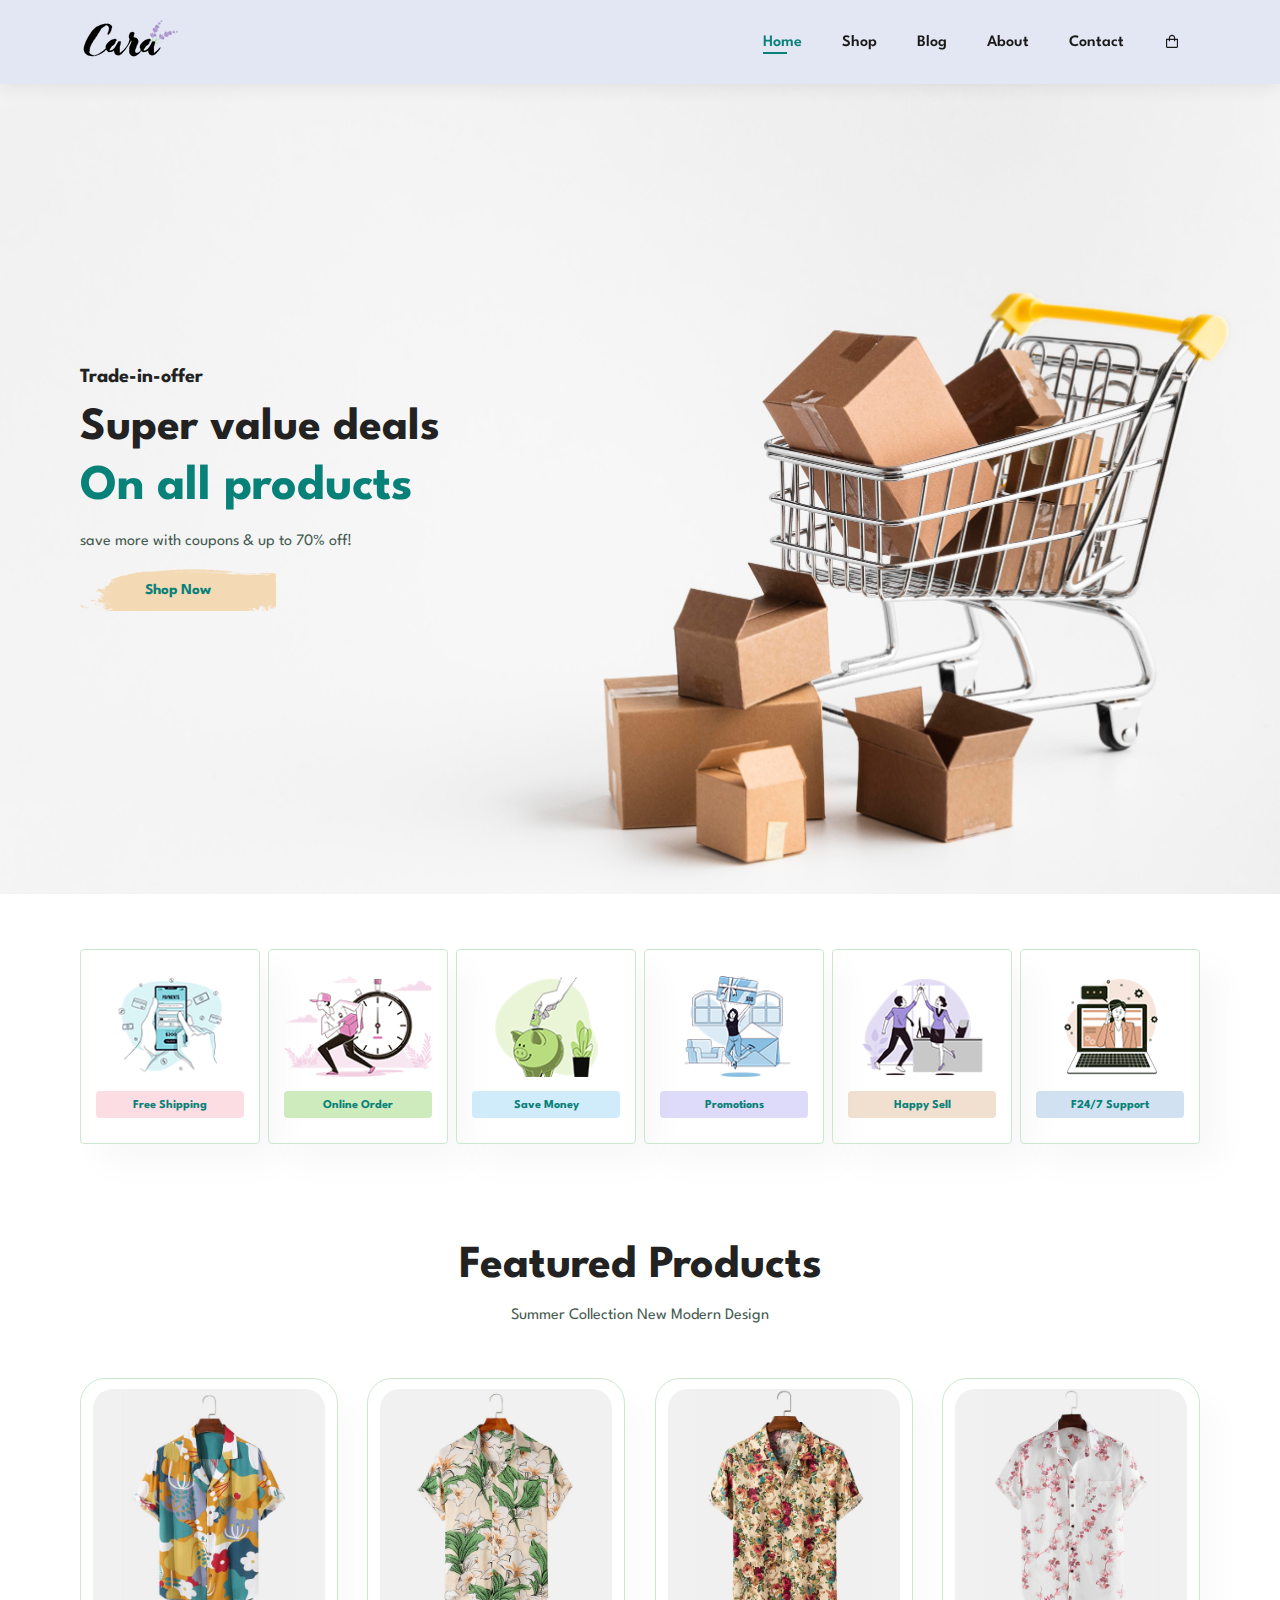
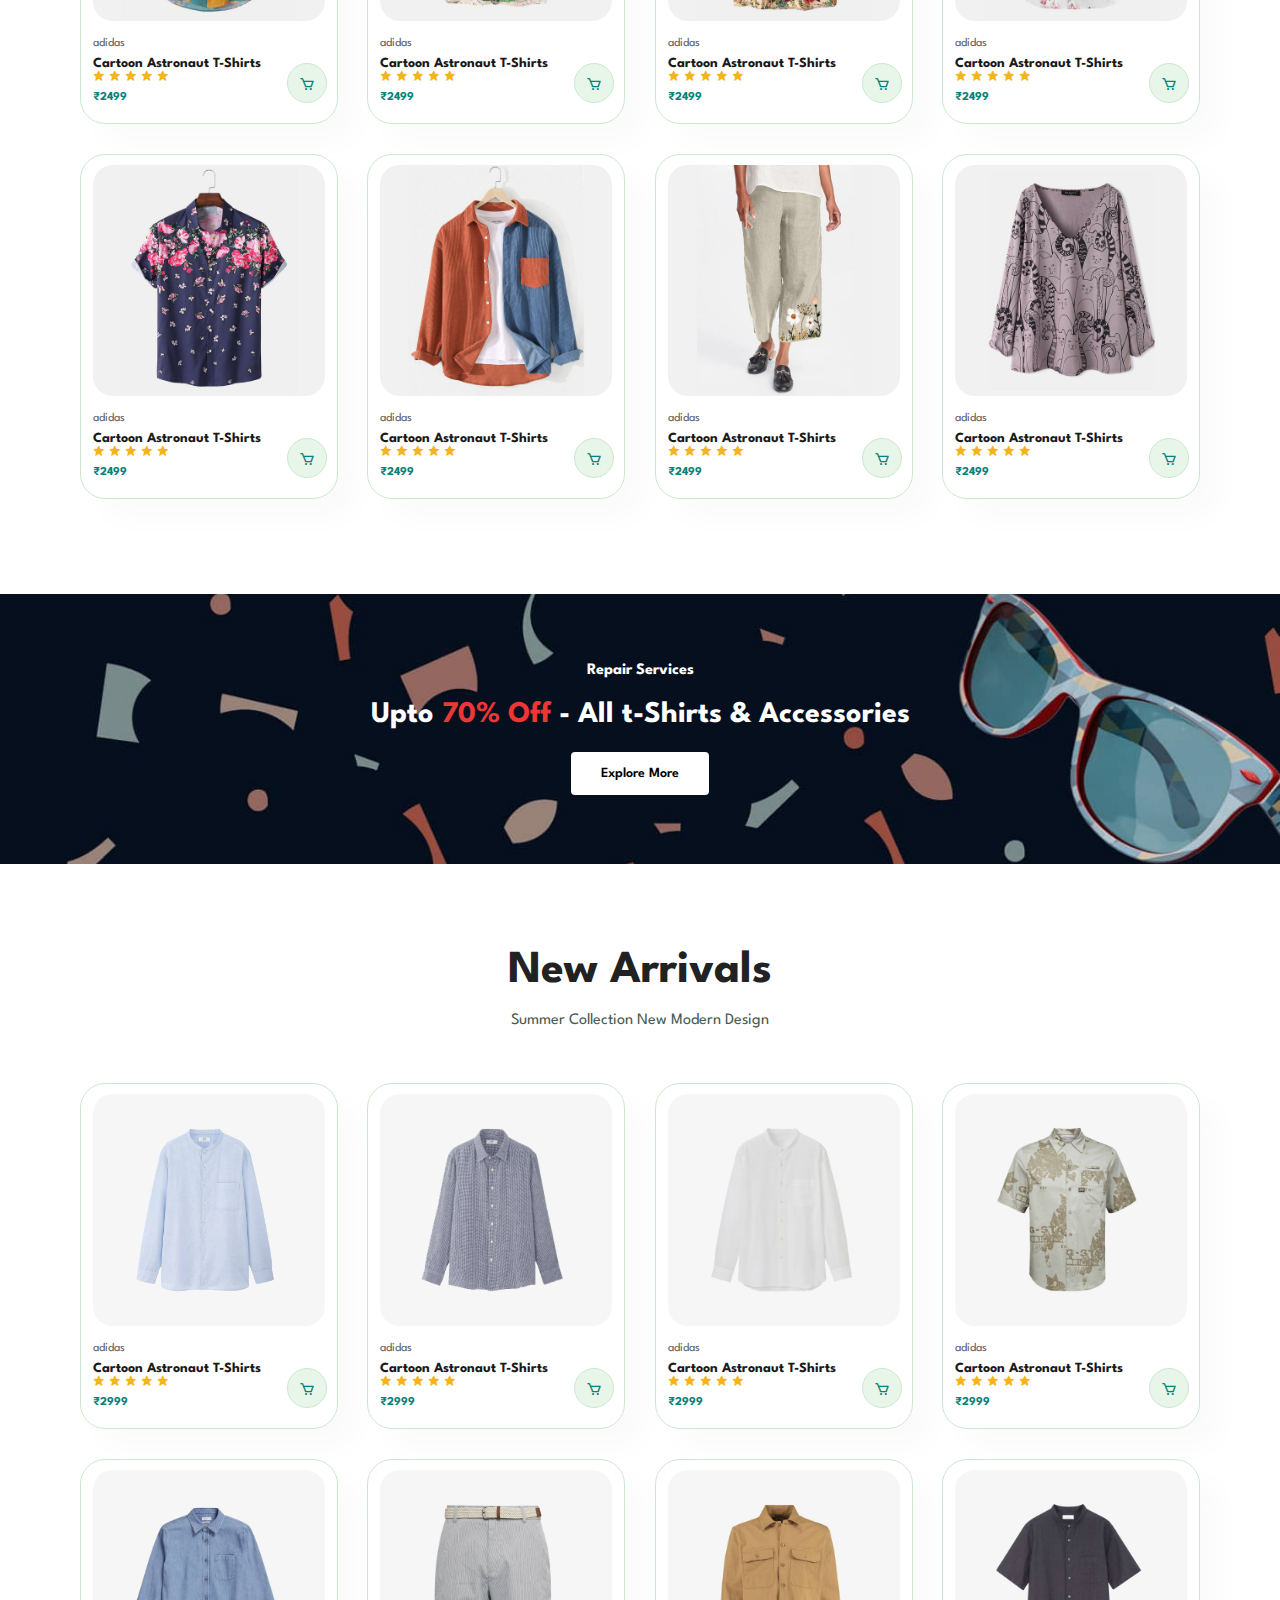
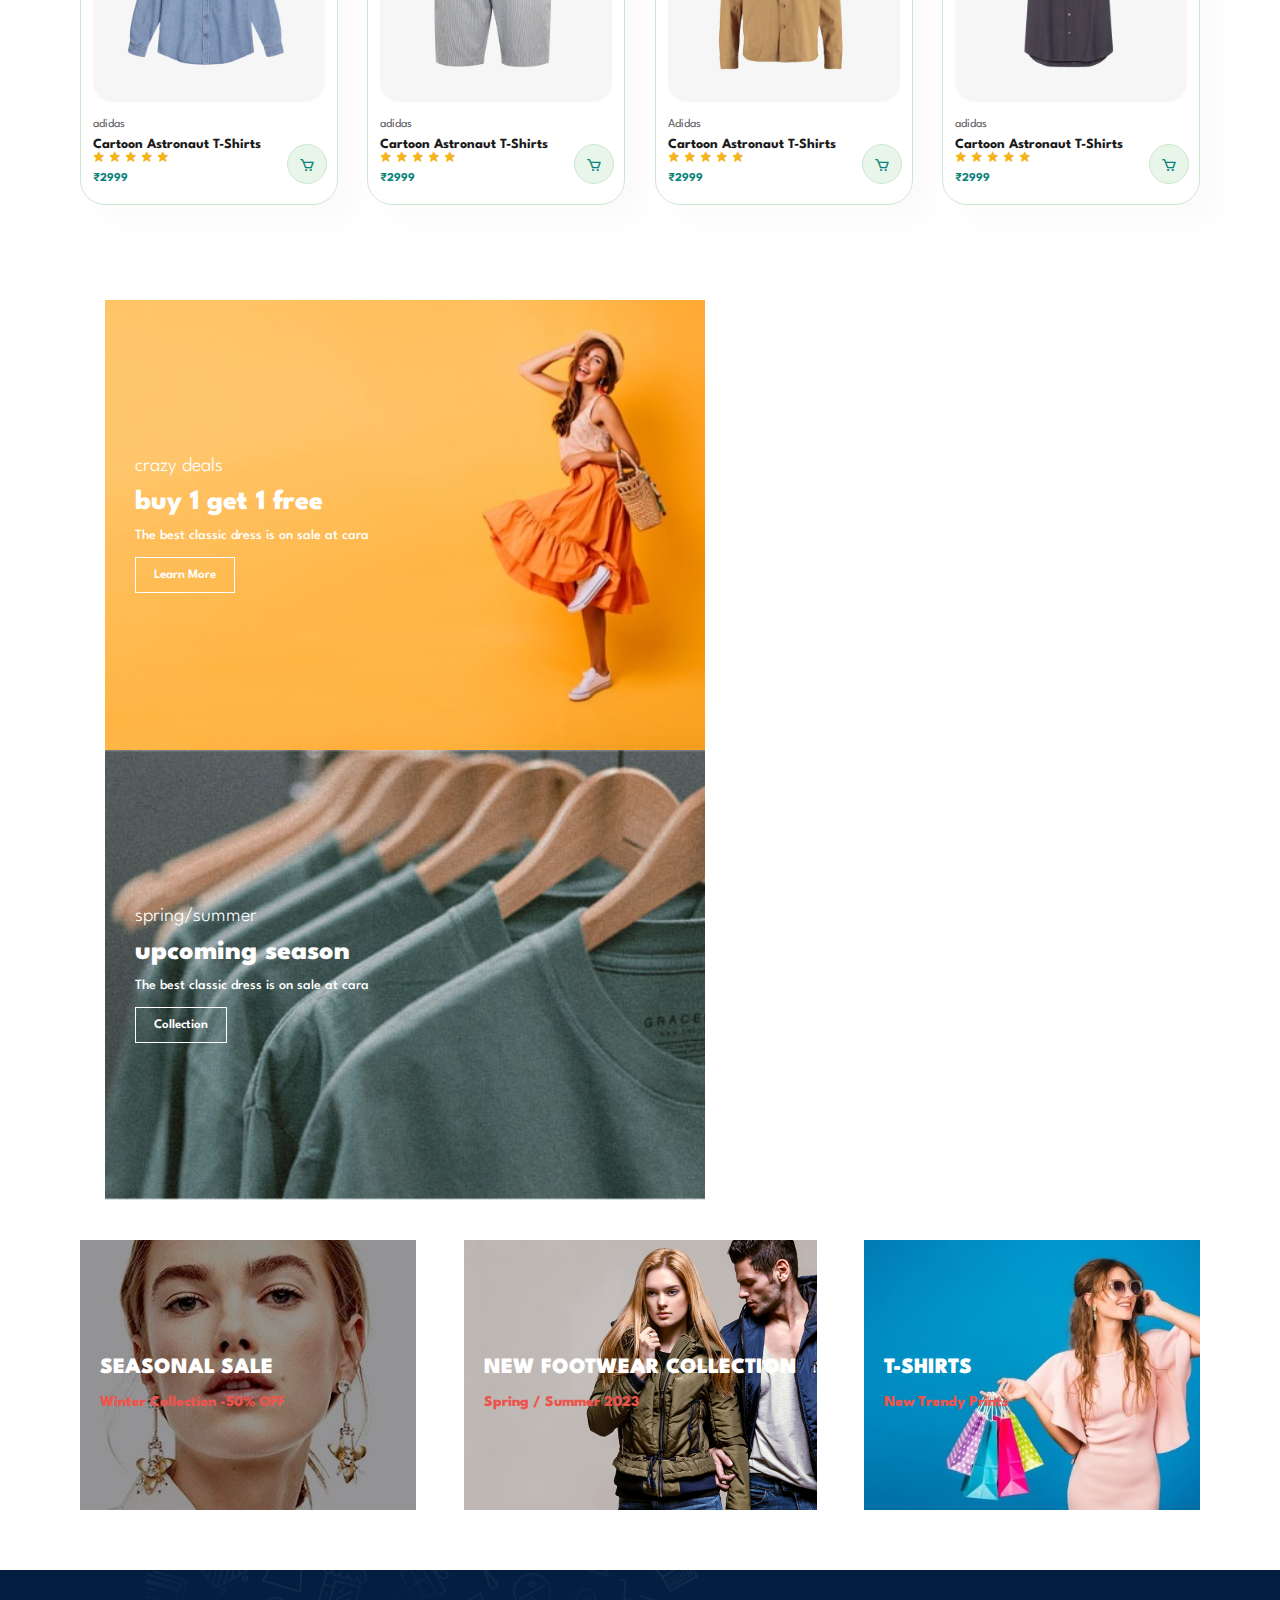
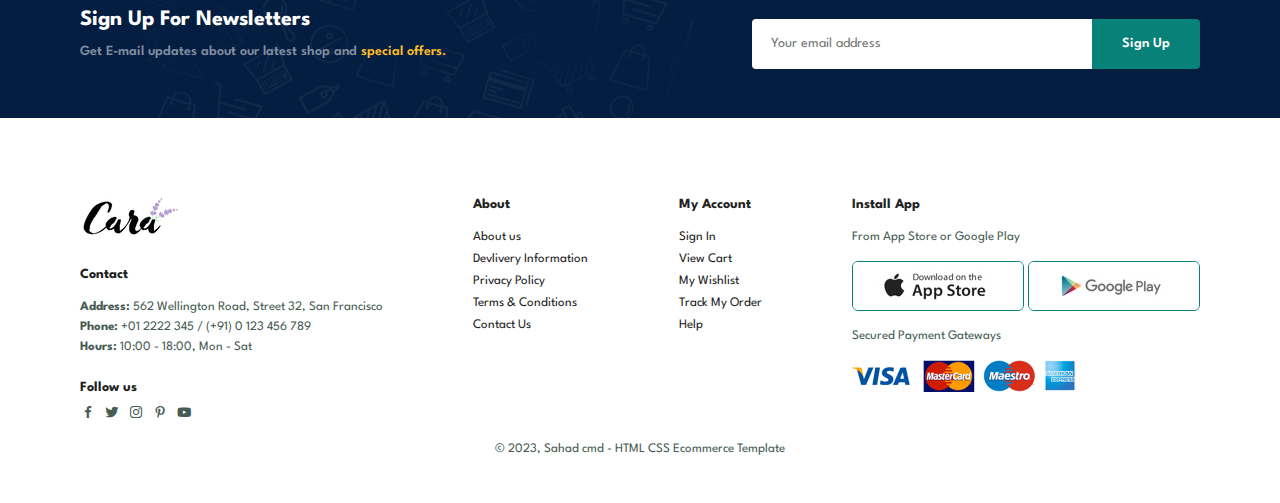
<file: ecommerce/index.html>
<!DOCTYPE html>
<html lang="en">

    <head>
        <meta charset="UTF-8">
        <meta http-equiv="X-UA-Compatible" content="IE=edge">
        <meta name="viewport" content="width=device-width, initial-scale=1.0">
        <title>Cara</title>
        <link rel="icon" type="image/x-icon" href="./img/icon1.png">
        <link rel="stylesheet" href="https://cdn.jsdelivr.net/npm/boxicons@latest/css/boxicons.min.css">
        <link rel="stylesheet" href="style.css">
    </head>

    <body>
        <section id="header">
            <a href="#"><img src="img/logo.png" class="logo" alt=""></a>

            <div>
                <ul id="navbar">
                    <li><a class="active" href="index.html">Home</a></li>
                    <li><a href="shop.html">Shop</a></li>
                    <li><a href="blog.html">Blog</a></li>
                    <li><a href="about.html">About</a></li>
                    <li><a href="contact.html">Contact</a></li>
                    <li id="lg-bag"><a href="cart.html"><i class='bx bx-shopping-bag' ></i></a></li>
                    <a href="#" id="close"><i class='bx bx-x'></i></a>
                </ul>
            </div>
            <div id="mobile">
                <a href="cart.html"><i class='bx bx-shopping-bag' ></i></a>
                <i id="bar" class='bx bx-menu'></i>
            </div>
        </section>

        <section id="main">
            <h4>Trade-in-offer</h4>
            <h2>Super value deals</h2>
            <h1>On all products</h1>
            <p>save more with coupons & up to 70% off!</p>
            <button class="btn">Shop Now</button>
        </section> 

        <section id="feature" class="section-p1">
            <div class="fe-box">
                <img src="img/features/f1.png" alt="">
                <h6>Free Shipping</h6>
            </div>
            <div class="fe-box">
                <img src="img/features/f2.png" alt="">
                <h6>Online Order</h6>
            </div>
            <div class="fe-box">
                <img src="img/features/f3.png" alt="">
                <h6>Save Money</h6>
            </div>
            <div class="fe-box">
                <img src="img/features/f4.png" alt="">
                <h6>Promotions</h6>
            </div>
            <div class="fe-box">
                <img src="img/features/f5.png" alt="">
                <h6>Happy Sell</h6>
            </div>
            <div class="fe-box">
                <img src="img/features/f6.png" alt="">
                <h6>F24/7 Support</h6>
            </div>
        </section>

        <section id="product1" class="section-p1">
            <h2>Featured Products</h2>
            <p>Summer Collection New Modern Design</p>
            <div class="pro-container">
                <div class="pro">
                    <img class="shirt" src="img/products/f1.jpg" alt="">
                    <div class="des">
                        <span>adidas</span>
                        <h5>Cartoon Astronaut T-Shirts</h5>
                        <div class="star">
                            <i class='bx bxs-star' ></i>
                            <i class='bx bxs-star' ></i>
                            <i class='bx bxs-star' ></i>
                            <i class='bx bxs-star' ></i>
                            <i class='bx bxs-star' ></i>
                        </div>
                        <h4>₹2499</h4>
                    </div>
                    <a href="#"><i class='bx bx-cart cart' ></i></a>
                </div>
                <div class="pro">
                    <img class="shirt" src="img/products/f2.jpg" alt="">
                    <div class="des">
                        <span>adidas</span>
                        <h5>Cartoon Astronaut T-Shirts</h5>
                        <div class="star">
                            <i class='bx bxs-star' ></i>
                            <i class='bx bxs-star' ></i>
                            <i class='bx bxs-star' ></i>
                            <i class='bx bxs-star' ></i>
                            <i class='bx bxs-star' ></i>
                        </div>
                        <h4>₹2499</h4>
                    </div>
                    <a href="#"><i class='bx bx-cart cart' ></i></a>
                </div>
                <div class="pro">
                    <img class="shirt" src="img/products/f3.jpg" alt="">
                    <div class="des">
                        <span>adidas</span>
                        <h5>Cartoon Astronaut T-Shirts</h5>
                        <div class="star">
                            <i class='bx bxs-star' ></i>
                            <i class='bx bxs-star' ></i>
                            <i class='bx bxs-star' ></i>
                            <i class='bx bxs-star' ></i>
                            <i class='bx bxs-star' ></i>
                        </div>
                        <h4>₹2499</h4>
                    </div>
                    <a href="#"><i class='bx bx-cart cart' ></i></a>
                </div>
                <div class="pro">
                    <img class="shirt" src="img/products/f4.jpg" alt="">
                    <div class="des">
                        <span>adidas</span>
                        <h5>Cartoon Astronaut T-Shirts</h5>
                        <div class="star">
                            <i class='bx bxs-star' ></i>
                            <i class='bx bxs-star' ></i>
                            <i class='bx bxs-star' ></i>
                            <i class='bx bxs-star' ></i>
                            <i class='bx bxs-star' ></i>
                        </div>
                        <h4>₹2499</h4>
                    </div>
                    <a href="#"><i class='bx bx-cart cart' ></i></a>
                </div>
                <div class="pro">
                    <img class="shirt" src="img/products/f5.jpg" alt="">
                    <div class="des">
                        <span>adidas</span>
                        <h5>Cartoon Astronaut T-Shirts</h5>
                        <div class="star">
                            <i class='bx bxs-star' ></i>
                            <i class='bx bxs-star' ></i>
                            <i class='bx bxs-star' ></i>
                            <i class='bx bxs-star' ></i>
                            <i class='bx bxs-star' ></i>
                        </div>
                        <h4>₹2499</h4>
                    </div>
                    <a href="#"><i class='bx bx-cart cart' ></i></a>
                </div>
                <div class="pro">
                    <img class="shirt" src="img/products/f6.jpg" alt="">
                    <div class="des">
                        <span>adidas</span>
                        <h5>Cartoon Astronaut T-Shirts</h5>
                        <div class="star">
                            <i class='bx bxs-star' ></i>
                            <i class='bx bxs-star' ></i>
                            <i class='bx bxs-star' ></i>
                            <i class='bx bxs-star' ></i>
                            <i class='bx bxs-star' ></i>
                        </div>
                        <h4>₹2499</h4>
                    </div>
                    <a href="#"><i class='bx bx-cart cart' ></i></a>
                </div>
                <div class="pro">
                    <img class="shirt" src="img/products/f7.jpg" alt="">
                    <div class="des">
                        <span>adidas</span>
                        <h5>Cartoon Astronaut T-Shirts</h5>
                        <div class="star">
                            <i class='bx bxs-star' ></i>
                            <i class='bx bxs-star' ></i>
                            <i class='bx bxs-star' ></i>
                            <i class='bx bxs-star' ></i>
                            <i class='bx bxs-star' ></i>
                        </div>
                        <h4>₹2499</h4>
                    </div>
                    <a href="#"><i class='bx bx-cart cart' ></i></a>
                </div>
                <div class="pro">
                    <img class="shirt" src="img/products/f8.jpg" alt="">
                    <div class="des">
                        <span>adidas</span>
                        <h5>Cartoon Astronaut T-Shirts</h5>
                        <div class="star">
                            <i class='bx bxs-star' ></i>
                            <i class='bx bxs-star' ></i>
                            <i class='bx bxs-star' ></i>
                            <i class='bx bxs-star' ></i>
                            <i class='bx bxs-star' ></i>
                        </div>
                        <h4>₹2499</h4>
                    </div>
                    <a href="#"><i class='bx bx-cart cart' ></i></a>
                </div>
            </div>
        </section>

        <section id="banner" class="section-m1">
            <h4>Repair Services</h4>
            <h2>Upto <span>70% Off</span> - All t-Shirts & Accessories</h2>
            <button class="normal">Explore More</button>
        </section>

        <section id="product1" class="section-p1">
            <h2>New Arrivals</h2>
            <p>Summer Collection New Modern Design</p>
            <div class="pro-container">
                <div class="pro">
                    <img class="shirt" src="img/products/n1.jpg" alt="">
                    <div class="des">
                        <span>adidas</span>
                        <h5>Cartoon Astronaut T-Shirts</h5>
                        <div class="star">
                            <i class='bx bxs-star' ></i>
                            <i class='bx bxs-star' ></i>
                            <i class='bx bxs-star' ></i>
                            <i class='bx bxs-star' ></i>
                            <i class='bx bxs-star' ></i>
                        </div>
                        <h4>₹2999</h4>
                    </div>
                    <a href="#"><i class='bx bx-cart cart' ></i></a>
                </div>
                <div class="pro">
                    <img class="shirt" src="img/products/n2.jpg" alt="">
                    <div class="des">
                        <span>adidas</span>
                        <h5>Cartoon Astronaut T-Shirts</h5>
                        <div class="star">
                            <i class='bx bxs-star' ></i>
                            <i class='bx bxs-star' ></i>
                            <i class='bx bxs-star' ></i>
                            <i class='bx bxs-star' ></i>
                            <i class='bx bxs-star' ></i>
                        </div>
                        <h4>₹2999</h4>
                    </div>
                    <a href="#"><i class='bx bx-cart cart' ></i></a>
                </div>
                <div class="pro">
                    <img class="shirt" src="img/products/n3.jpg" alt="">
                    <div class="des">
                        <span>adidas</span>
                        <h5>Cartoon Astronaut T-Shirts</h5>
                        <div class="star">
                            <i class='bx bxs-star' ></i>
                            <i class='bx bxs-star' ></i>
                            <i class='bx bxs-star' ></i>
                            <i class='bx bxs-star' ></i>
                            <i class='bx bxs-star' ></i>
                        </div>
                        <h4>₹2999</h4>
                    </div>
                    <a href="#"><i class='bx bx-cart cart' ></i></a>
                </div>
                <div class="pro">
                    <img class="shirt" src="img/products/n4.jpg" alt="">
                    <div class="des">
                        <span>adidas</span>
                        <h5>Cartoon Astronaut T-Shirts</h5>
                        <div class="star">
                            <i class='bx bxs-star' ></i>
                            <i class='bx bxs-star' ></i>
                            <i class='bx bxs-star' ></i>
                            <i class='bx bxs-star' ></i>
                            <i class='bx bxs-star' ></i>
                        </div>
                        <h4>₹2999</h4>
                    </div>
                    <a href="#"><i class='bx bx-cart cart' ></i></a>
                </div>
                <div class="pro">
                    <img class="shirt" src="img/products/n5.jpg" alt="">
                    <div class="des">
                        <span>adidas</span>
                        <h5>Cartoon Astronaut T-Shirts</h5>
                        <div class="star">
                            <i class='bx bxs-star' ></i>
                            <i class='bx bxs-star' ></i>
                            <i class='bx bxs-star' ></i>
                            <i class='bx bxs-star' ></i>
                            <i class='bx bxs-star' ></i>
                        </div>
                        <h4>₹2999</h4>
                    </div>
                    <a href="#"><i class='bx bx-cart cart' ></i></a>
                </div>
                <div class="pro">
                    <img class="shirt" src="img/products/n6.jpg" alt="">
                    <div class="des">
                        <span>adidas</span>
                        <h5>Cartoon Astronaut T-Shirts</h5>
                        <div class="star">
                            <i class='bx bxs-star' ></i>
                            <i class='bx bxs-star' ></i>
                            <i class='bx bxs-star' ></i>
                            <i class='bx bxs-star' ></i>
                            <i class='bx bxs-star' ></i>
                        </div>
                        <h4>₹2999</h4>
                    </div>
                    <a href="#"><i class='bx bx-cart cart' ></i></a>
                </div>
                <div class="pro">
                    <img class="shirt" src="img/products/n7.jpg" alt="">
                    <div class="des">
                        <span>Adidas</span>
                        <h5>Cartoon Astronaut T-Shirts</h5>
                        <div class="star">
                            <i class='bx bxs-star' ></i>
                            <i class='bx bxs-star' ></i>
                            <i class='bx bxs-star' ></i>
                            <i class='bx bxs-star' ></i>
                            <i class='bx bxs-star' ></i>
                        </div>
                        <h4>₹2999</h4>
                    </div>
                    <a href="#"><i class='bx bx-cart cart' ></i></a>
                </div>
                <div class="pro">
                    <img class="shirt" src="img/products/n8.jpg" alt="">
                    <div class="des">
                        <span>adidas</span>
                        <h5>Cartoon Astronaut T-Shirts</h5>
                        <div class="star">
                            <i class='bx bxs-star' ></i>
                            <i class='bx bxs-star' ></i>
                            <i class='bx bxs-star' ></i>
                            <i class='bx bxs-star' ></i>
                            <i class='bx bxs-star' ></i>
                        </div>
                        <h4>₹2999</h4>
                    </div>
                    <a href="#"><i class='bx bx-cart cart' ></i></a>
                </div>
            </div>
        </section>

        <section id="sm-banner" class="section-p1">
            <div class="banner-box">
                <h4>crazy deals</h4>
                <h2>buy 1 get 1 free</h2>
                <span>The best classic dress is on sale at cara</span>
                <button class="white">Learn More</button>
            </div>
            <div class="banner-box banner-box2">
                <h4>spring/summer</h4>
                <h2>upcoming season</h2>
                <span>The best classic dress is on sale at cara</span>
                <button class="white">Collection</button>
            </div>
        </section>

        <section id="banner3">
            <div class="banner-box">
                <h2>SEASONAL SALE</h2>
                <h3>Winter Collection -50% OFF</h3>
            </div>
            <div class="banner-box banner-box2">
                <h2>NEW FOOTWEAR COLLECTION</h2>
                <h3>Spring / Summer 2023</h3>
            </div>
            <div class="banner-box banner-box3">
                <h2>T-SHIRTS</h2>
                <h3>New Trendy Prints</h3>
            </div>
        </section>

        <section id="newsletter" class="section-p1 section-m1">
            <div class="newstext">
                <h4>Sign Up For Newsletters</h4>
                <p>Get E-mail updates about our latest shop and <span>special offers.</span></p>
            </div>
            <div class="form">
                <input type="text" placeholder="Your email address">
                <button class="normal">Sign Up</button>
            </div>
        </section>

        <footer class="section-p1">
            <div class="col">
                <img class="logo" src="./img/logo.png" alt="">
                <h4>Contact</h4>
                <p><strong>Address:</strong> 562 Wellington Road, Street 32, San Francisco</p>
                <p><strong>Phone:</strong> +01 2222 345 / (+91) 0 123 456 789</p>
                <p><strong>Hours:</strong> 10:00 - 18:00, Mon - Sat</p>
                <div class="follow">
                    <h4>Follow us</h4>
                    <div class="icon">
                        <i class='bx bxl-facebook'></i>
                        <i class='bx bxl-twitter' ></i>
                        <i class='bx bxl-instagram' ></i>
                        <i class='bx bxl-pinterest-alt' ></i>
                        <i class='bx bxl-youtube' ></i>
                    </div>
                </div>
            </div>

            <div class="col">
                <h4>About</h4>
                <a href="#">About us</a>
                <a href="#">Devlivery Information</a>
                <a href="#">Privacy Policy</a>
                <a href="#">Terms & Conditions</a>
                <a href="#">Contact Us</a>
            </div>

            <div class="col">
                <h4>My Account</h4>
                <a href="#">Sign In</a>
                <a href="#">View Cart</a>
                <a href="#">My Wishlist</a>
                <a href="#">Track My Order</a>
                <a href="#">Help</a>
            </div>

            <div class="col install">
                <h4>Install App</h4>
                <p>From App Store or Google Play</p>
                <div class="row">
                    <img src="./img/pay/app.jpg" alt="">
                    <img src="./img/pay/play.jpg" alt="">
                </div>
                <p>Secured Payment Gateways</p>
                <img src="./img/pay/pay.png" alt="">
            </div>

            <div class="copyright">
                <p>© 2023, Sahad cmd - HTML CSS Ecommerce Template</p>
            </div>
        </footer>

        <script src="script.js"></script>
    </body>
</html>
</file>
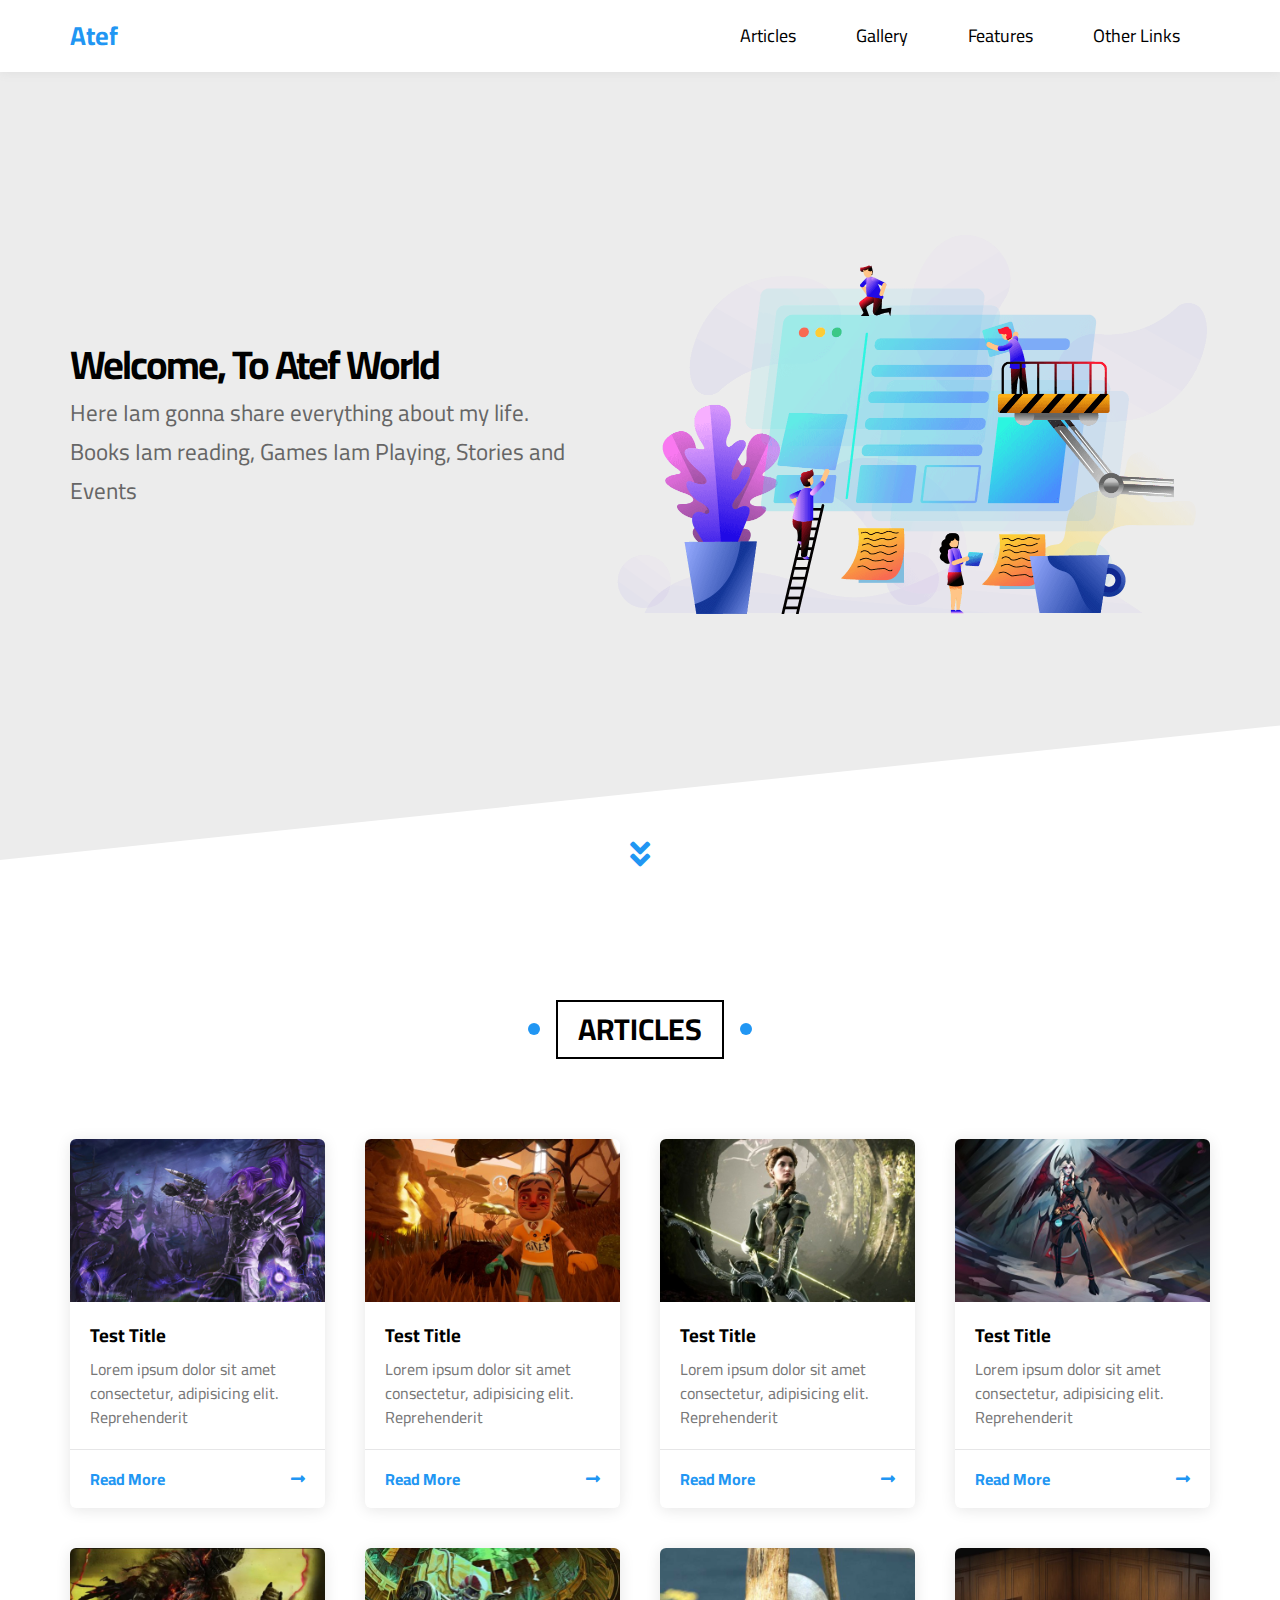
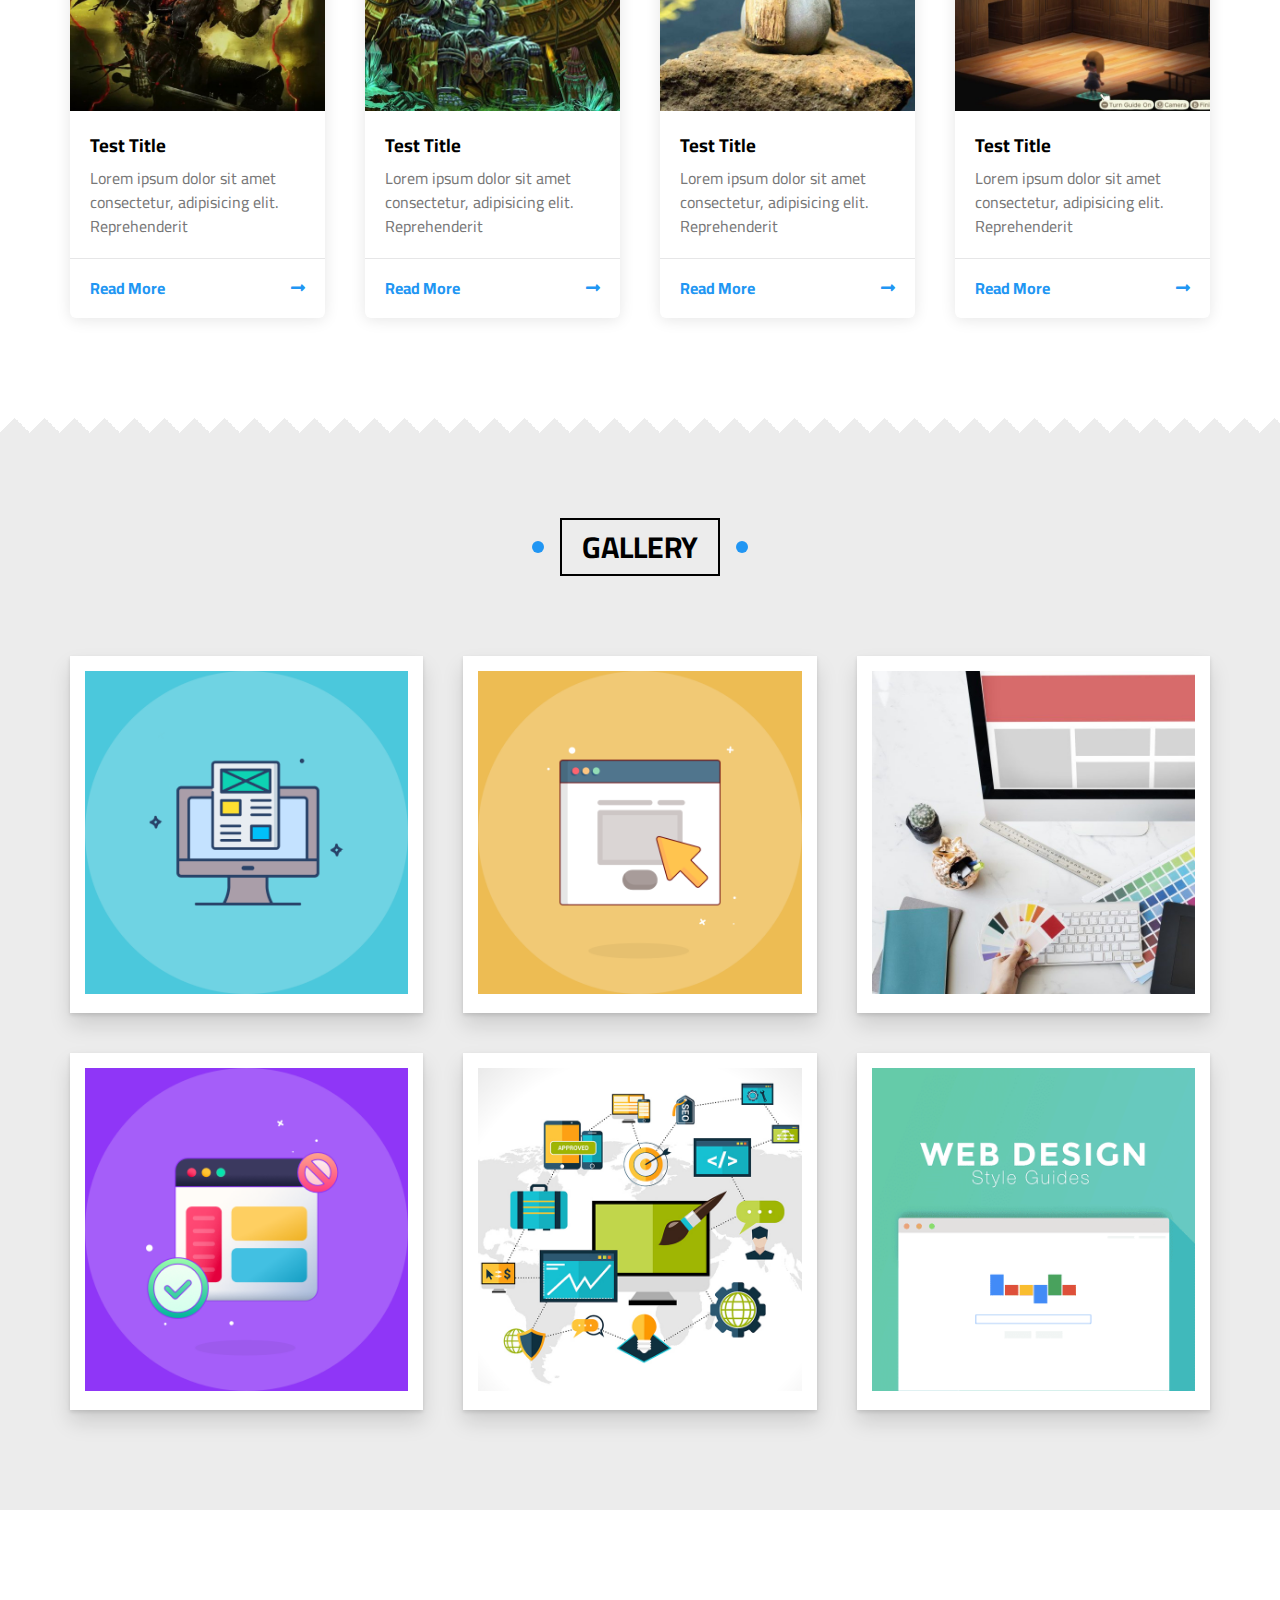
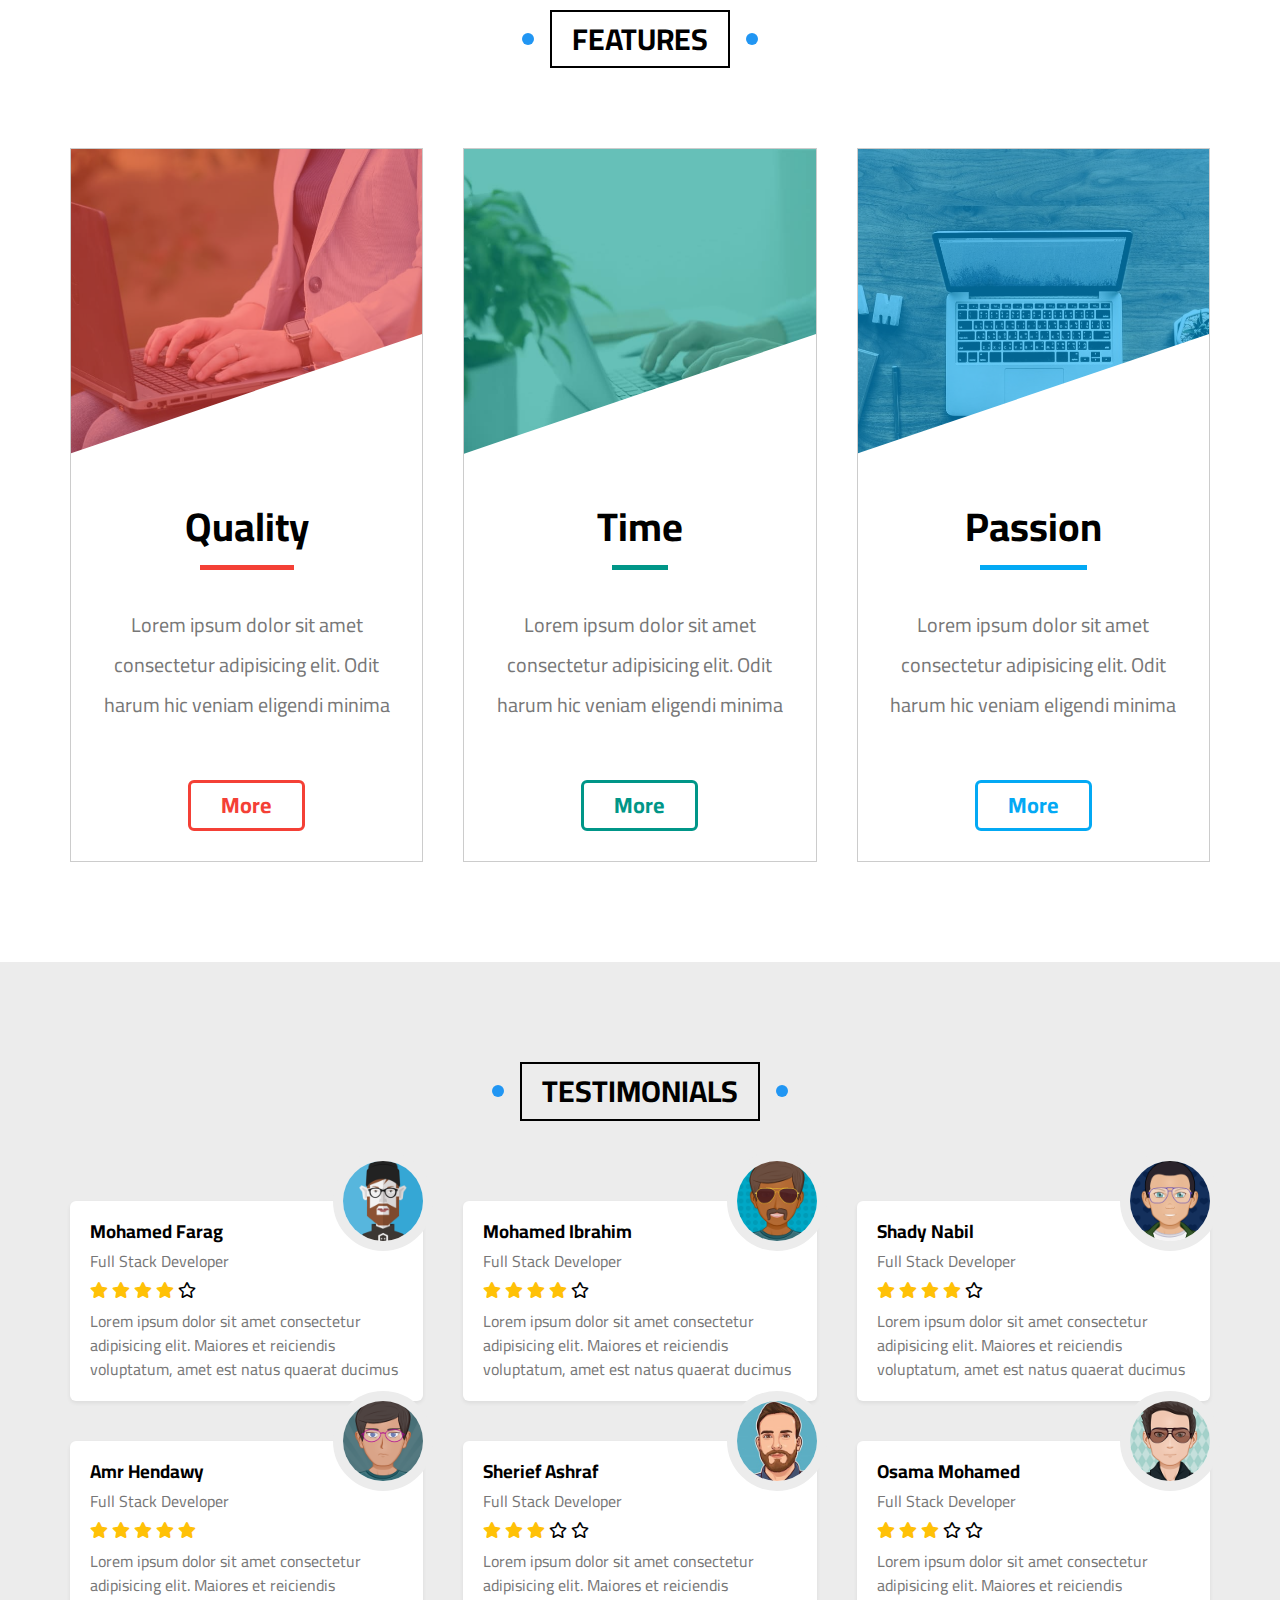
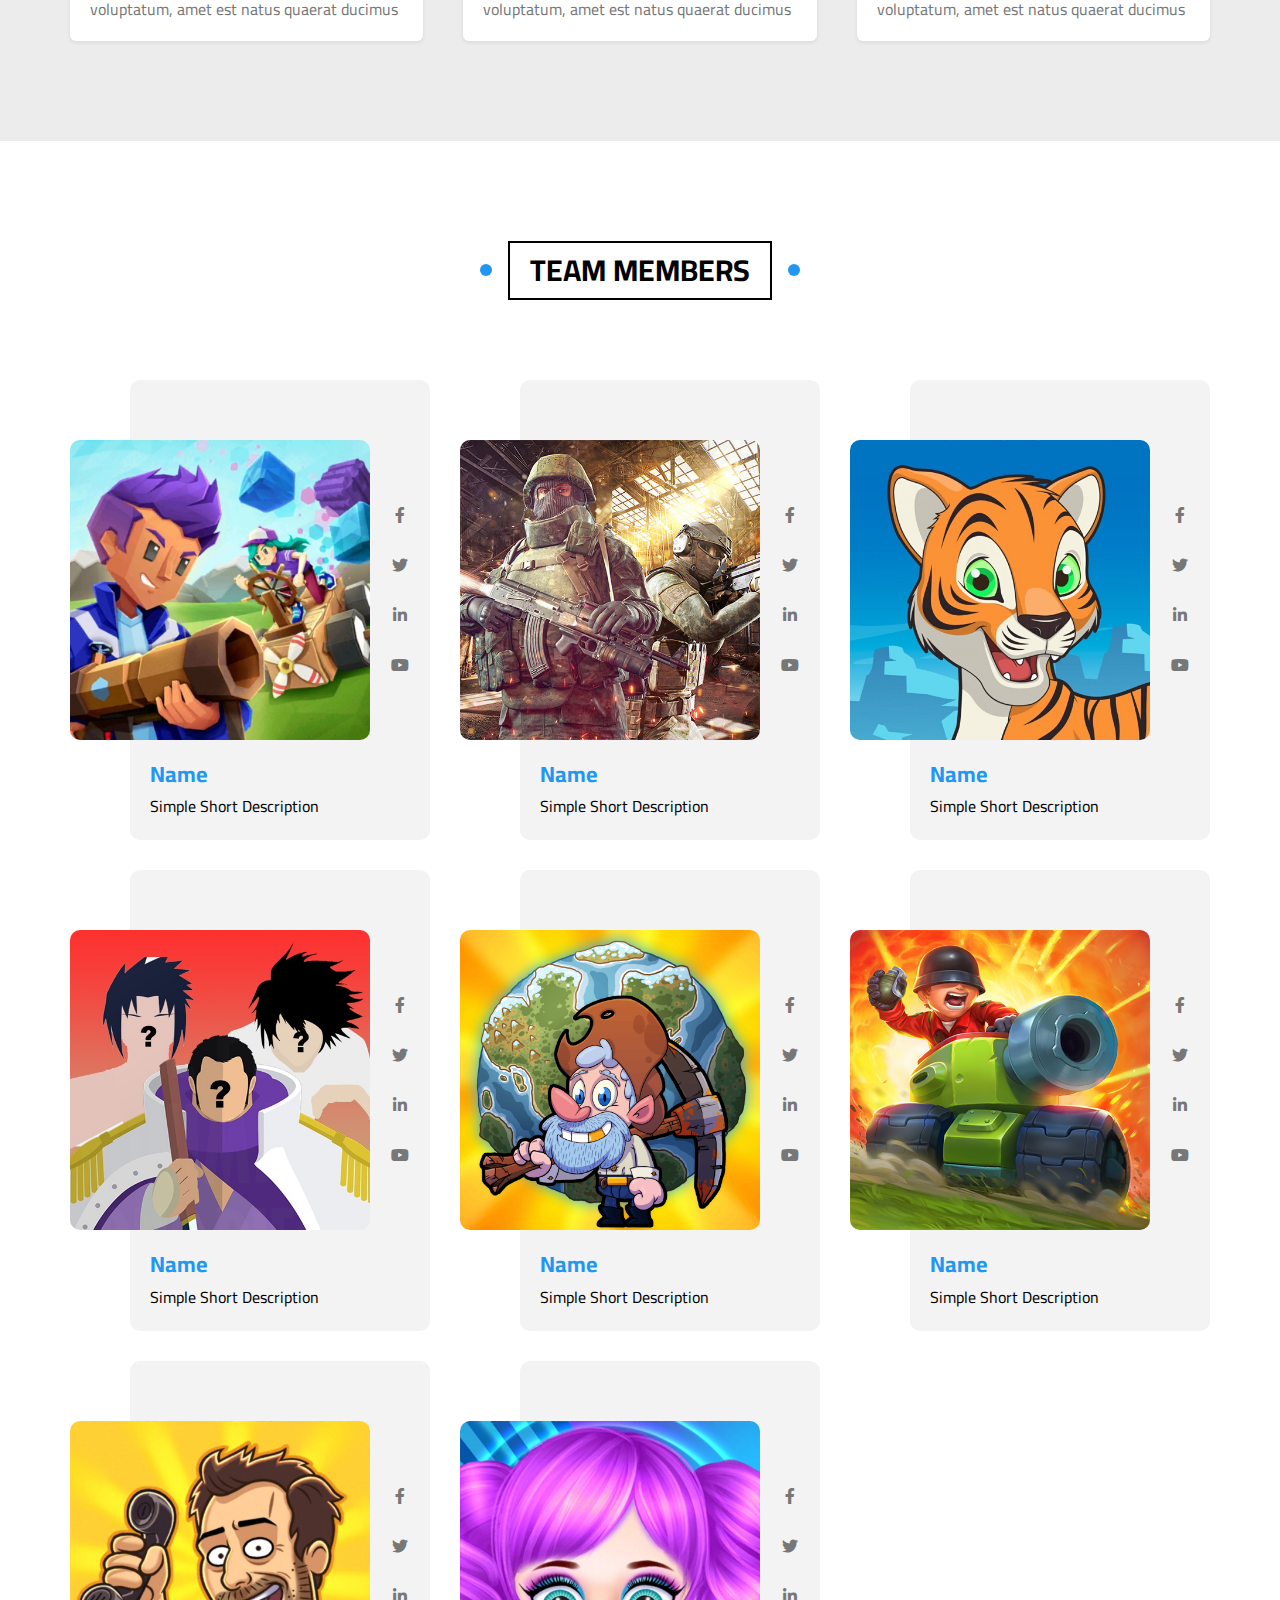
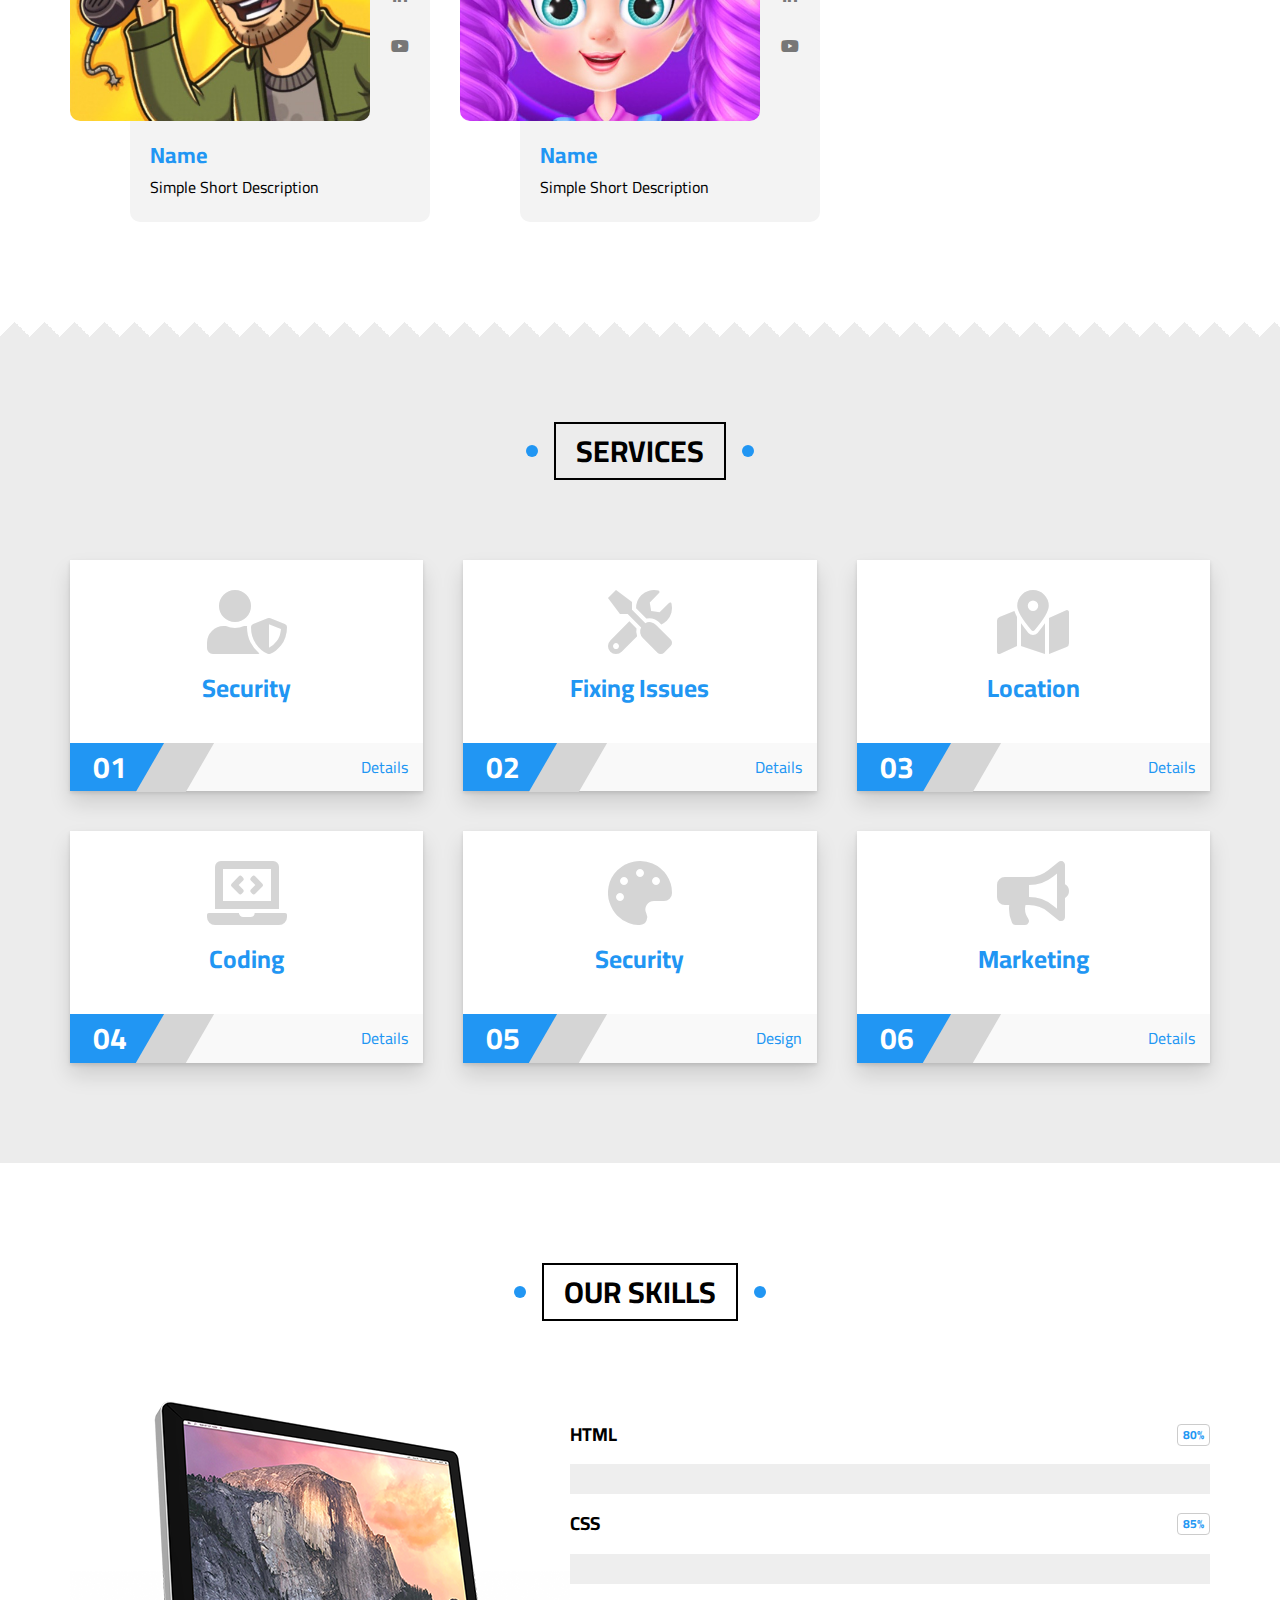
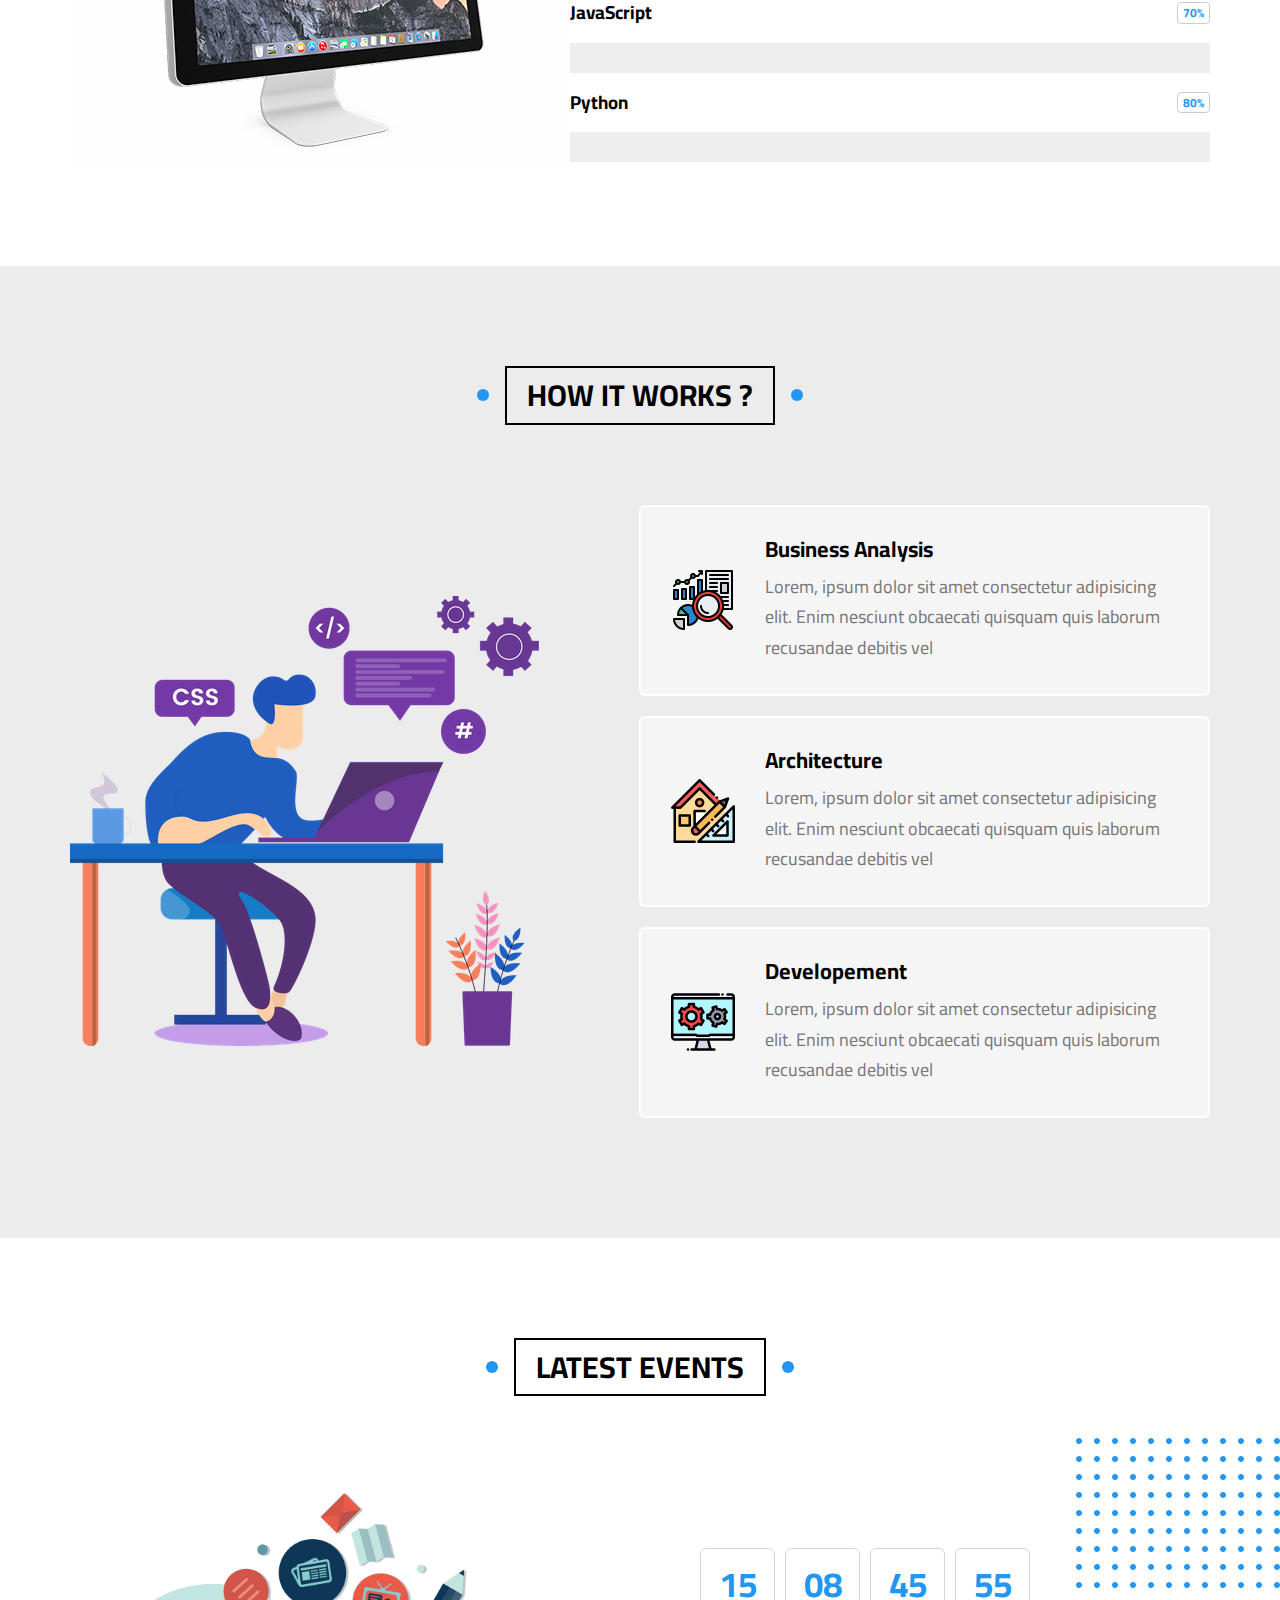
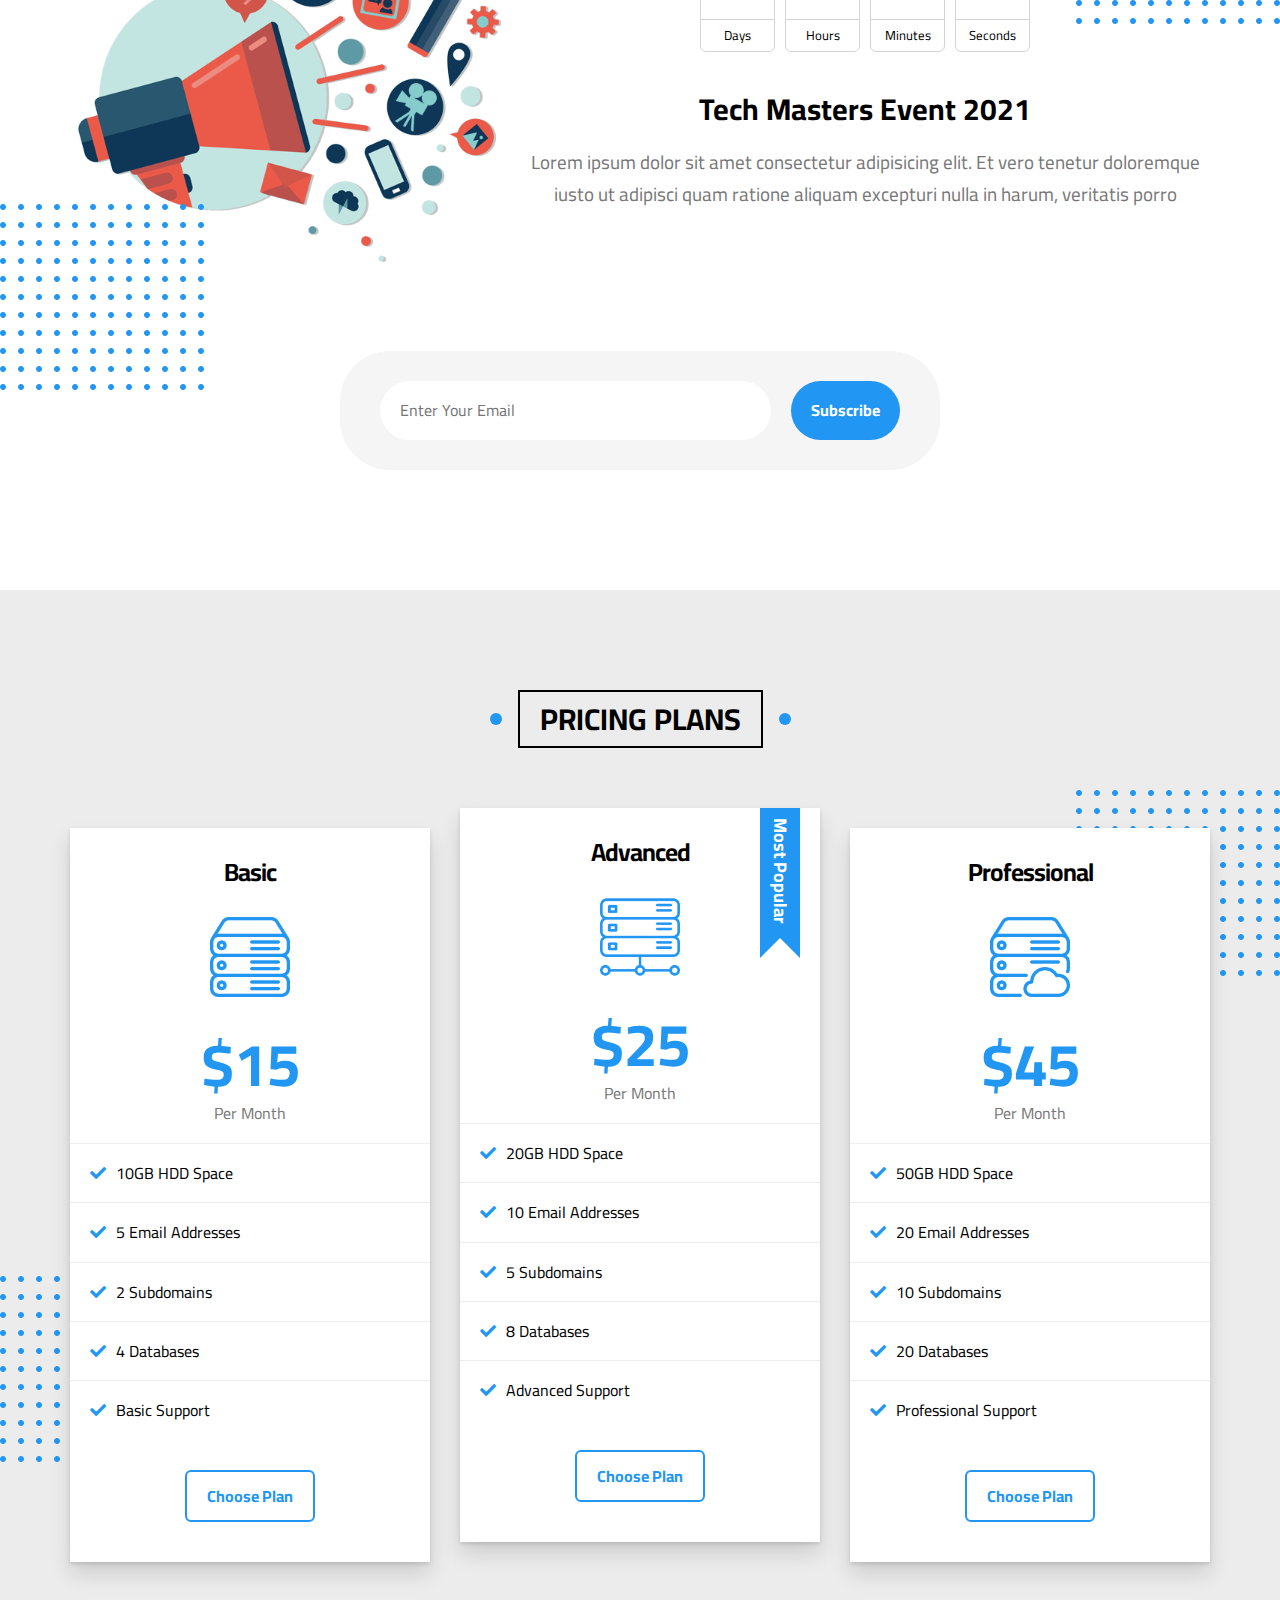
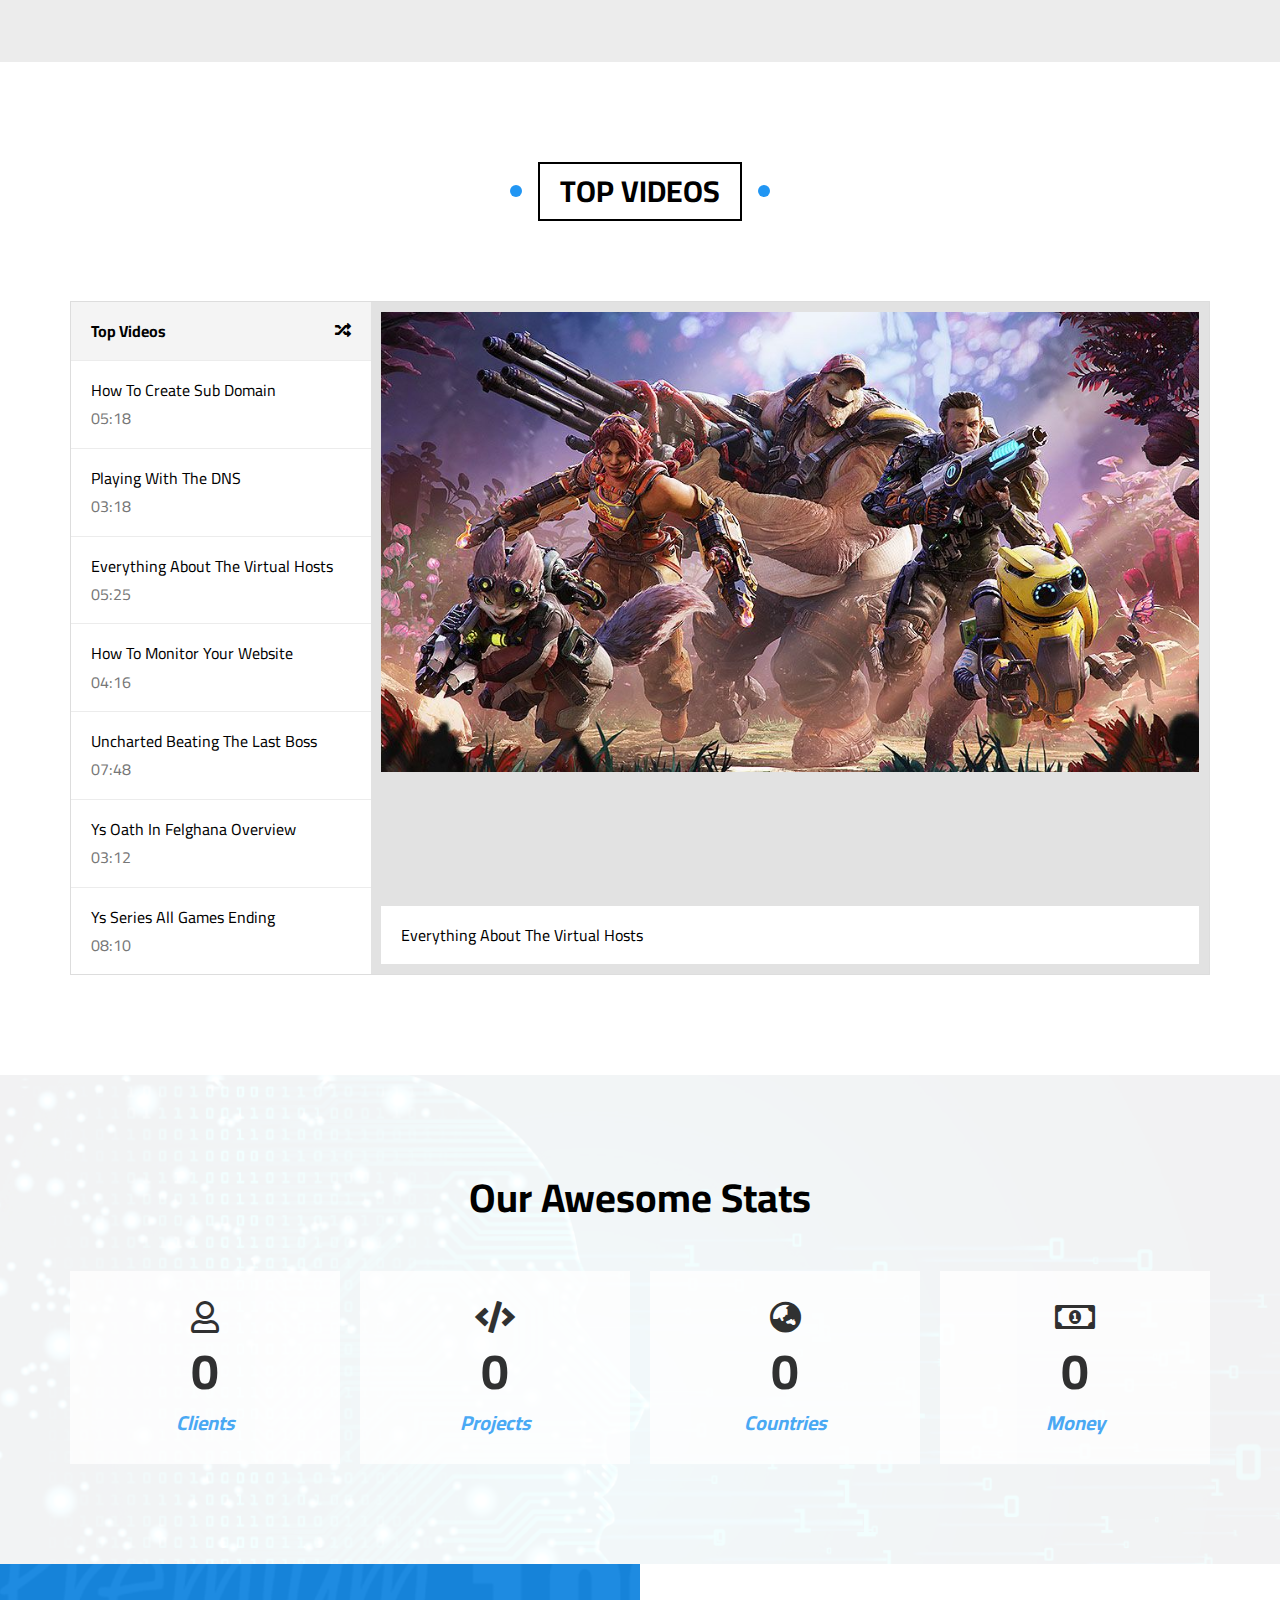
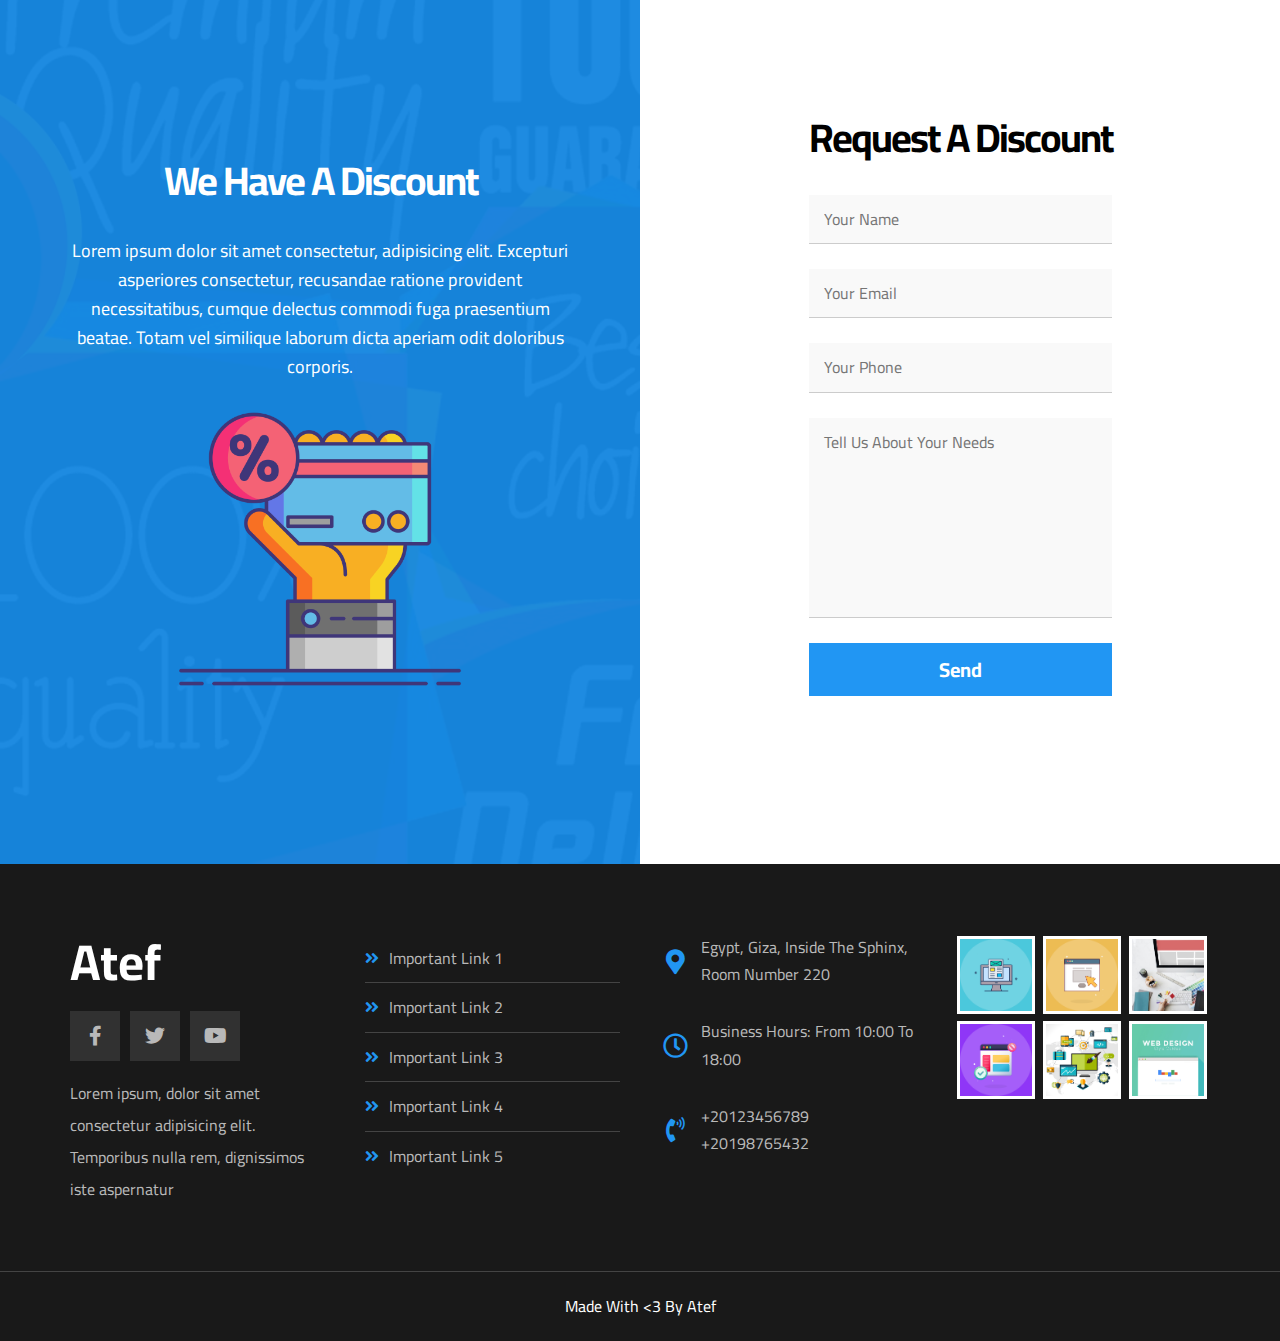
<file: Games /index.html>
<!DOCTYPE html>
<html lang="en">
  <head>
    <meta charset="UTF-8" />
    <meta http-equiv="X-UA-Compatible" content="IE=edge" />
    <meta name="viewport" content="width=device-width, initial-scale=1.0" />
    <title>Atef - Store</title>
    <link rel="stylesheet" href="css/normalize.css" />
    <link rel="stylesheet" href="css/atef.css" />
    <!-- Font Awesome -->
    <link rel="stylesheet" href="css/all.min.css" />
    <!-- Google Fonts -->
    <link rel="preconnect" href="https://fonts.googleapis.com" />
    <link rel="preconnect" href="https://fonts.gstatic.com" crossorigin />
    <link href="https://fonts.googleapis.com/css2?family=Cairo:wght@300;400;700&display=swap" rel="stylesheet" />
  </head>
  <body>
    <!-- Start Header -->
    <div class="header" id="header">
      <div class="container">
        <a href="#" class="logo">Atef</a>
        <ul class="main-nav">
          <li><a href="#articles">Articles</a></li>
          <li><a href="#gallery">Gallery</a></li>
          <li><a href="#features">Features</a></li>
          <li>
            <a href="#">Other Links</a>
            <!-- Start Megamenu -->
            <div class="mega-menu">
              <div class="image">
                <img src="imgs/megamenu.png" alt="" />
              </div>
              <ul class="links">
                <li>
                  <a href="#testimonials"><i class="far fa-comments fa-fw"></i> Testimonials</a>
                </li>
                <li>
                  <a href="#team"><i class="far fa-user fa-fw"></i> Team Members</a>
                </li>
                <li>
                  <a href="#services"><i class="far fa-building fa-fw"></i> Services</a>
                </li>
                <li>
                  <a href="#our-skills"><i class="far fa-check-circle fa-fw"></i> Our Skills</a>
                </li>
                <li>
                  <a href="#work-steps"><i class="far fa-clipboard fa-fw"></i> How It Works</a>
                </li>
              </ul>
              <ul class="links">
                <li>
                  <a href="#events"><i class="far fa-calendar-alt fa-fw"></i> Events</a>
                </li>
                <li>
                  <a href="#pricing"><i class="fas fa-server fa-fw"></i> Pricing Plans</a>
                </li>
                <li>
                  <a href="#video"><i class="far fa-play-circle fa-fw"></i> Top Videos</a>
                </li>
                <li>
                  <a href="#stats"><i class="far fa-chart-bar fa-fw"></i> Stats</a>
                </li>
                <li>
                  <a href="#discount"><i class="fas fa-percent fa-fw"></i> Request A Discount</a>
                </li>
              </ul>
            </div>
            <!-- End Megamenu -->
          </li>
        </ul>
      </div>
    </div>
    <!-- End Header -->
    <!-- Start Landing -->
    <div class="landing">
      <div class="container">
        <div class="text">
          <h1>Welcome, To Atef World</h1>
          <p>Here Iam gonna share everything about my life. Books Iam reading, Games Iam Playing, Stories and Events</p>
        </div>
        <div class="image">
          <img src="imgs/landing-image.png" alt="" />
        </div>
      </div>
      <a href="#articles" class="go-down">
        <i class="fas fa-angle-double-down fa-2x"></i>
      </a>
    </div>
    <!-- End Landing -->
    <!-- Start Articles -->
    <div class="articles" id="articles">
      <h2 class="main-title">Articles</h2>
      <div class="container">
        <div class="box">
          <img src="imgs/cat-01.jpg" alt="" />
          <div class="content">
            <h3>Test Title</h3>
            <p>Lorem ipsum dolor sit amet consectetur, adipisicing elit. Reprehenderit</p>
          </div>
          <div class="info">
            <a href="">Read More</a>
            <i class="fas fa-long-arrow-alt-right"></i>
          </div>
        </div>
        <div class="box">
          <img src="imgs/cat-02.jpg" alt="" />
          <div class="content">
            <h3>Test Title</h3>
            <p>Lorem ipsum dolor sit amet consectetur, adipisicing elit. Reprehenderit</p>
          </div>
          <div class="info">
            <a href="">Read More</a>
            <i class="fas fa-long-arrow-alt-right"></i>
          </div>
        </div>
        <div class="box">
          <img src="imgs/cat-03.jpg" alt="" />
          <div class="content">
            <h3>Test Title</h3>
            <p>Lorem ipsum dolor sit amet consectetur, adipisicing elit. Reprehenderit</p>
          </div>
          <div class="info">
            <a href="">Read More</a>
            <i class="fas fa-long-arrow-alt-right"></i>
          </div>
        </div>
        <div class="box">
          <img src="imgs/cat-04.jpg" alt="" />
          <div class="content">
            <h3>Test Title</h3>
            <p>Lorem ipsum dolor sit amet consectetur, adipisicing elit. Reprehenderit</p>
          </div>
          <div class="info">
            <a href="">Read More</a>
            <i class="fas fa-long-arrow-alt-right"></i>
          </div>
        </div>
        <div class="box">
          <img src="imgs/cat-05.jpg" alt="" />
          <div class="content">
            <h3>Test Title</h3>
            <p>Lorem ipsum dolor sit amet consectetur, adipisicing elit. Reprehenderit</p>
          </div>
          <div class="info">
            <a href="">Read More</a>
            <i class="fas fa-long-arrow-alt-right"></i>
          </div>
        </div>
        <div class="box">
          <img src="imgs/cat-06.jpg" alt="" />
          <div class="content">
            <h3>Test Title</h3>
            <p>Lorem ipsum dolor sit amet consectetur, adipisicing elit. Reprehenderit</p>
          </div>
          <div class="info">
            <a href="">Read More</a>
            <i class="fas fa-long-arrow-alt-right"></i>
          </div>
        </div>
        <div class="box">
          <img src="imgs/cat-07.jpg" alt="" />
          <div class="content">
            <h3>Test Title</h3>
            <p>Lorem ipsum dolor sit amet consectetur, adipisicing elit. Reprehenderit</p>
          </div>
          <div class="info">
            <a href="">Read More</a>
            <i class="fas fa-long-arrow-alt-right"></i>
          </div>
        </div>
        <div class="box">
          <img src="imgs/cat-08.jpg" alt="" />
          <div class="content">
            <h3>Test Title</h3>
            <p>Lorem ipsum dolor sit amet consectetur, adipisicing elit. Reprehenderit</p>
          </div>
          <div class="info">
            <a href="">Read More</a>
            <i class="fas fa-long-arrow-alt-right"></i>
          </div>
        </div>
      </div>
    </div>
    <div class="spikes"></div>
    <!-- End Articles -->
    <!-- Start Gallery -->
    <div class="gallery" id="gallery">
      <h2 class="main-title">Gallery</h2>
      <div class="container">
        <div class="box">
          <div class="image">
            <img src="imgs/gallery-01.png" alt="" />
          </div>
        </div>
        <div class="box">
          <div class="image">
            <img src="imgs/gallery-02.png" alt="" />
          </div>
        </div>
        <div class="box">
          <div class="image">
            <img src="imgs/gallery-03.jpg" alt="" />
          </div>
        </div>
        <div class="box">
          <div class="image">
            <img src="imgs/gallery-04.png" alt="" />
          </div>
        </div>
        <div class="box">
          <div class="image">
            <img src="imgs/gallery-05.jpg" alt="" />
          </div>
        </div>
        <div class="box">
          <div class="image">
            <img src="imgs/gallery-06.png" alt="" />
          </div>
        </div>
      </div>
    </div>
    <!-- End Gallery -->
    <!-- Start Features -->
    <div class="features" id="features">
      <h2 class="main-title">Features</h2>
      <div class="container">
        <div class="box quality">
          <div class="img-holder"><img src="imgs/features-01.jpg" alt="" /></div>
          <h2>Quality</h2>
          <p>Lorem ipsum dolor sit amet consectetur adipisicing elit. Odit harum hic veniam eligendi minima</p>
          <a href="#">More</a>
        </div>
        <div class="box time">
          <div class="img-holder"><img src="imgs/features-02.jpg" alt="" /></div>
          <h2>Time</h2>
          <p>Lorem ipsum dolor sit amet consectetur adipisicing elit. Odit harum hic veniam eligendi minima</p>
          <a href="#">More</a>
        </div>
        <div class="box passion">
          <div class="img-holder"><img src="imgs/features-03.jpg" alt="" /></div>
          <h2>Passion</h2>
          <p>Lorem ipsum dolor sit amet consectetur adipisicing elit. Odit harum hic veniam eligendi minima</p>
          <a href="#">More</a>
        </div>
      </div>
    </div>
    <!-- End Features -->
    <!-- Start Testimonials -->
    <div class="testimonials" id="testimonials">
      <h2 class="main-title">Testimonials</h2>
      <div class="container">
        <div class="box">
          <img src="imgs/avatar-01.png" alt="" />
          <h3>Mohamed Farag</h3>
          <span class="title">Full Stack Developer</span>
          <div class="rate">
            <i class="filled fas fa-star"></i>
            <i class="filled fas fa-star"></i>
            <i class="filled fas fa-star"></i>
            <i class="filled fas fa-star"></i>
            <i class="far fa-star"></i>
          </div>
          <p>
            Lorem ipsum dolor sit amet consectetur adipisicing elit. Maiores et reiciendis voluptatum, amet est natus
            quaerat ducimus
          </p>
        </div>
        <div class="box">
          <img src="imgs/avatar-02.png" alt="" />
          <h3>Mohamed Ibrahim</h3>
          <span class="title">Full Stack Developer</span>
          <div class="rate">
            <i class="filled fas fa-star"></i>
            <i class="filled fas fa-star"></i>
            <i class="filled fas fa-star"></i>
            <i class="filled fas fa-star"></i>
            <i class="far fa-star"></i>
          </div>
          <p>
            Lorem ipsum dolor sit amet consectetur adipisicing elit. Maiores et reiciendis voluptatum, amet est natus
            quaerat ducimus
          </p>
        </div>
        <div class="box">
          <img src="imgs/avatar-03.png" alt="" />
          <h3>Shady Nabil</h3>
          <span class="title">Full Stack Developer</span>
          <div class="rate">
            <i class="filled fas fa-star"></i>
            <i class="filled fas fa-star"></i>
            <i class="filled fas fa-star"></i>
            <i class="filled fas fa-star"></i>
            <i class="far fa-star"></i>
          </div>
          <p>
            Lorem ipsum dolor sit amet consectetur adipisicing elit. Maiores et reiciendis voluptatum, amet est natus
            quaerat ducimus
          </p>
        </div>
        <div class="box">
          <img src="imgs/avatar-04.png" alt="" />
          <h3>Amr Hendawy</h3>
          <span class="title">Full Stack Developer</span>
          <div class="rate">
            <i class="filled fas fa-star"></i>
            <i class="filled fas fa-star"></i>
            <i class="filled fas fa-star"></i>
            <i class="filled fas fa-star"></i>
            <i class="filled fas fa-star"></i>
          </div>
          <p>
            Lorem ipsum dolor sit amet consectetur adipisicing elit. Maiores et reiciendis voluptatum, amet est natus
            quaerat ducimus
          </p>
        </div>
        <div class="box">
          <img src="imgs/avatar-05.png" alt="" />
          <h3>Sherief Ashraf</h3>
          <span class="title">Full Stack Developer</span>
          <div class="rate">
            <i class="filled fas fa-star"></i>
            <i class="filled fas fa-star"></i>
            <i class="filled fas fa-star"></i>
            <i class="far fa-star"></i>
            <i class="far fa-star"></i>
          </div>
          <p>
            Lorem ipsum dolor sit amet consectetur adipisicing elit. Maiores et reiciendis voluptatum, amet est natus
            quaerat ducimus
          </p>
        </div>
        <div class="box">
          <img src="imgs/avatar-06.png" alt="" />
          <h3>Osama Mohamed</h3>
          <span class="title">Full Stack Developer</span>
          <div class="rate">
            <i class="filled fas fa-star"></i>
            <i class="filled fas fa-star"></i>
            <i class="filled fas fa-star"></i>
            <i class="far fa-star"></i>
            <i class="far fa-star"></i>
          </div>
          <p>
            Lorem ipsum dolor sit amet consectetur adipisicing elit. Maiores et reiciendis voluptatum, amet est natus
            quaerat ducimus
          </p>
        </div>
      </div>
    </div>
    <!-- End Testimonials -->
    <!-- Start Team -->
    <div class="team" id="team">
      <h2 class="main-title">Team Members</h2>
      <div class="container">
        <div class="box">
          <div class="data">
            <img src="imgs/team-01.jpg" alt="" />
            <div class="social">
              <a href="#">
                <i class="fab fa-facebook-f"></i>
              </a>
              <a href="#">
                <i class="fab fa-twitter"></i>
              </a>
              <a href="#">
                <i class="fab fa-linkedin-in"></i>
              </a>
              <a href="#">
                <i class="fab fa-youtube"></i>
              </a>
            </div>
          </div>
          <div class="info">
            <h3>Name</h3>
            <p>Simple Short Description</p>
          </div>
        </div>
        <div class="box">
          <div class="data">
            <img src="imgs/team-02.jpg" alt="" />
            <div class="social">
              <a href="#">
                <i class="fab fa-facebook-f"></i>
              </a>
              <a href="#">
                <i class="fab fa-twitter"></i>
              </a>
              <a href="#">
                <i class="fab fa-linkedin-in"></i>
              </a>
              <a href="#">
                <i class="fab fa-youtube"></i>
              </a>
            </div>
          </div>
          <div class="info">
            <h3>Name</h3>
            <p>Simple Short Description</p>
          </div>
        </div>
        <div class="box">
          <div class="data">
            <img src="imgs/team-03.jpg" alt="" />
            <div class="social">
              <a href="#">
                <i class="fab fa-facebook-f"></i>
              </a>
              <a href="#">
                <i class="fab fa-twitter"></i>
              </a>
              <a href="#">
                <i class="fab fa-linkedin-in"></i>
              </a>
              <a href="#">
                <i class="fab fa-youtube"></i>
              </a>
            </div>
          </div>
          <div class="info">
            <h3>Name</h3>
            <p>Simple Short Description</p>
          </div>
        </div>
        <div class="box">
          <div class="data">
            <img src="imgs/team-04.jpg" alt="" />
            <div class="social">
              <a href="#">
                <i class="fab fa-facebook-f"></i>
              </a>
              <a href="#">
                <i class="fab fa-twitter"></i>
              </a>
              <a href="#">
                <i class="fab fa-linkedin-in"></i>
              </a>
              <a href="#">
                <i class="fab fa-youtube"></i>
              </a>
            </div>
          </div>
          <div class="info">
            <h3>Name</h3>
            <p>Simple Short Description</p>
          </div>
        </div>
        <div class="box">
          <div class="data">
            <img src="imgs/team-05.png" alt="" />
            <div class="social">
              <a href="#">
                <i class="fab fa-facebook-f"></i>
              </a>
              <a href="#">
                <i class="fab fa-twitter"></i>
              </a>
              <a href="#">
                <i class="fab fa-linkedin-in"></i>
              </a>
              <a href="#">
                <i class="fab fa-youtube"></i>
              </a>
            </div>
          </div>
          <div class="info">
            <h3>Name</h3>
            <p>Simple Short Description</p>
          </div>
        </div>
        <div class="box">
          <div class="data">
            <img src="imgs/team-06.png" alt="" />
            <div class="social">
              <a href="#">
                <i class="fab fa-facebook-f"></i>
              </a>
              <a href="#">
                <i class="fab fa-twitter"></i>
              </a>
              <a href="#">
                <i class="fab fa-linkedin-in"></i>
              </a>
              <a href="#">
                <i class="fab fa-youtube"></i>
              </a>
            </div>
          </div>
          <div class="info">
            <h3>Name</h3>
            <p>Simple Short Description</p>
          </div>
        </div>
        <div class="box">
          <div class="data">
            <img src="imgs/team-07.jpg" alt="" />
            <div class="social">
              <a href="#">
                <i class="fab fa-facebook-f"></i>
              </a>
              <a href="#">
                <i class="fab fa-twitter"></i>
              </a>
              <a href="#">
                <i class="fab fa-linkedin-in"></i>
              </a>
              <a href="#">
                <i class="fab fa-youtube"></i>
              </a>
            </div>
          </div>
          <div class="info">
            <h3>Name</h3>
            <p>Simple Short Description</p>
          </div>
        </div>
        <div class="box">
          <div class="data">
            <img src="imgs/team-08.jpg" alt="" />
            <div class="social">
              <a href="#">
                <i class="fab fa-facebook-f"></i>
              </a>
              <a href="#">
                <i class="fab fa-twitter"></i>
              </a>
              <a href="#">
                <i class="fab fa-linkedin-in"></i>
              </a>
              <a href="#">
                <i class="fab fa-youtube"></i>
              </a>
            </div>
          </div>
          <div class="info">
            <h3>Name</h3>
            <p>Simple Short Description</p>
          </div>
        </div>
      </div>
    </div>
    <div class="spikes"></div>
    <!-- End Team -->
    <!-- Start Services -->
    <div class="services" id="services">
      <h2 class="main-title">Services</h2>
      <div class="container">
        <div class="box">
          <i class="fas fa-user-shield fa-4x"></i>
          <h3>Security</h3>
          <div class="info">
            <a href="#">Details</a>
          </div>
        </div>
        <div class="box">
          <i class="fas fa-tools fa-4x"></i>
          <h3>Fixing Issues</h3>
          <div class="info">
            <a href="#">Details</a>
          </div>
        </div>
        <div class="box">
          <i class="fas fa-map-marked-alt fa-4x"></i>
          <h3>Location</h3>
          <div class="info">
            <a href="#">Details</a>
          </div>
        </div>
        <div class="box">
          <i class="fas fa-laptop-code fa-4x"></i>
          <h3>Coding</h3>
          <div class="info">
            <a href="#">Details</a>
          </div>
        </div>
        <div class="box">
          <i class="fas fa-palette fa-4x"></i>
          <h3>Security</h3>
          <div class="info">
            <a href="#">Design</a>
          </div>
        </div>
        <div class="box">
          <i class="fas fa-bullhorn fa-4x"></i>
          <h3>Marketing</h3>
          <div class="info">
            <a href="#">Details</a>
          </div>
        </div>
      </div>
    </div>
    <!-- End Services -->
    <!-- Start Skills -->
    <div class="our-skills" id="our-skills">
      <h2 class="main-title">Our Skills</h2>
      <div class="container">
        <img src="imgs/skills.png" alt="" />
        <div class="skills">
          <div class="skill">
            <h3>HTML <span>80%</span></h3>
            <div class="the-progress">
              <span style="width: 0" data-width="80%"></span>
            </div>
          </div>
          <div class="skill">
            <h3>CSS <span>85%</span></h3>
            <div class="the-progress">
              <span style="width: 0" data-width="85%"></span>
            </div>
          </div>
          <div class="skill">
            <h3>JavaScript <span>70%</span></h3>
            <div class="the-progress">
              <span style="width: 0" data-width="70%"></span>
            </div>
          </div>
          <div class="skill">
            <h3>Python <span>80%</span></h3>
            <div class="the-progress">
              <span style="width: 0" data-width="80%"></span>
            </div>
          </div>
        </div>
      </div>
    </div>
    <!-- End Skills -->
    <!-- Start Work Steps -->
    <div class="work-steps" id="work-steps">
      <h2 class="main-title">How It Works ?</h2>
      <div class="container">
        <img src="imgs/work-steps.png" alt="" class="image" />
        <div class="info">
          <div class="box">
            <img src="imgs/work-steps-1.png" alt="" />
            <div class="text">
              <h3>Business Analysis</h3>
              <p>
                Lorem, ipsum dolor sit amet consectetur adipisicing elit. Enim nesciunt obcaecati quisquam quis laborum
                recusandae debitis vel
              </p>
            </div>
          </div>
          <div class="box">
            <img src="imgs/work-steps-2.png" alt="" />
            <div class="text">
              <h3>Architecture</h3>
              <p>
                Lorem, ipsum dolor sit amet consectetur adipisicing elit. Enim nesciunt obcaecati quisquam quis laborum
                recusandae debitis vel
              </p>
            </div>
          </div>
          <div class="box">
            <img src="imgs/work-steps-3.png" alt="" />
            <div class="text">
              <h3>Developement</h3>
              <p>
                Lorem, ipsum dolor sit amet consectetur adipisicing elit. Enim nesciunt obcaecati quisquam quis laborum
                recusandae debitis vel
              </p>
            </div>
          </div>
        </div>
      </div>
    </div>
    <!-- End Work Steps -->
    <!-- Start Events -->
    <div class="events" id="events">
      <div class="dots dots-up"></div>
      <div class="dots dots-down"></div>
      <h2 class="main-title">Latest Events</h2>
      <div class="container">
        <img src="imgs/events.png" alt="" />
        <div class="info">
          <div class="time">
            <div class="unit">
              <span class="days">15</span>
              <span>Days</span>
            </div>
            <div class="unit">
              <span class="hours">08</span>
              <span>Hours</span>
            </div>
            <div class="unit">
              <span class="minutes">45</span>
              <span>Minutes</span>
            </div>
            <div class="unit">
              <span class="seconds">55</span>
              <span>Seconds</span>
            </div>
          </div>
          <h2 class="title">Tech Masters Event 2021</h2>
          <p class="description">
            Lorem ipsum dolor sit amet consectetur adipisicing elit. Et vero tenetur doloremque iusto ut adipisci quam
            ratione aliquam excepturi nulla in harum, veritatis porro
          </p>
        </div>
        <div class="subscribe">
          <form action="">
            <input type="email" placeholder="Enter Your Email" />
            <input type="submit" value="Subscribe" />
          </form>
        </div>
      </div>
    </div>
    <!-- End Events -->
    <!-- Start Pricing -->
    <div class="pricing" id="pricing">
      <div class="dots dots-up"></div>
      <div class="dots dots-down"></div>
      <h2 class="main-title">Pricing Plans</h2>
      <div class="container">
        <div class="box">
          <div class="title">Basic</div>
          <img src="imgs/hosting-basic.png" alt="" />
          <div class="price">
            <span class="amount">$15</span>
            <span class="time">Per Month</span>
          </div>
          <ul>
            <li>10GB HDD Space</li>
            <li>5 Email Addresses</li>
            <li>2 Subdomains</li>
            <li>4 Databases</li>
            <li>Basic Support</li>
          </ul>
          <a href="#">Choose Plan</a>
        </div>
        <div class="box popular">
          <div class="label">Most Popular</div>
          <div class="title">Advanced</div>
          <img src="imgs/hosting-advanced.png" alt="" />
          <div class="price">
            <span class="amount">$25</span>
            <span class="time">Per Month</span>
          </div>
          <ul>
            <li>20GB HDD Space</li>
            <li>10 Email Addresses</li>
            <li>5 Subdomains</li>
            <li>8 Databases</li>
            <li>Advanced Support</li>
          </ul>
          <a href="#">Choose Plan</a>
        </div>
        <div class="box">
          <div class="title">Professional</div>
          <img src="imgs/hosting-professional.png" alt="" />
          <div class="price">
            <span class="amount">$45</span>
            <span class="time">Per Month</span>
          </div>
          <ul>
            <li>50GB HDD Space</li>
            <li>20 Email Addresses</li>
            <li>10 Subdomains</li>
            <li>20 Databases</li>
            <li>Professional Support</li>
          </ul>
          <a href="#">Choose Plan</a>
        </div>
      </div>
    </div>
    <!-- End Pricing -->
    <!-- Start Videos -->
    <div class="videos" id="videos">
      <h2 class="main-title">Top Videos</h2>
      <div class="container">
        <div class="holder">
          <div class="list">
            <div class="name">
              Top Videos
              <i class="fas fa-random"></i>
            </div>
            <ul>
              <li>How To Create Sub Domain<span>05:18</span></li>
              <li>Playing With The DNS <span>03:18</span></li>
              <li>Everything About The Virtual Hosts <span>05:25</span></li>
              <li>How To Monitor Your Website <span>04:16</span></li>
              <li>Uncharted Beating The Last Boss <span>07:48</span></li>
              <li>Ys Oath In Felghana Overview <span>03:12</span></li>
              <li>Ys Series All Games Ending <span>08:10</span></li>
            </ul>
          </div>
          <div class="preview">
            <img src="imgs/video-preview.jpg" alt="" />
            <div class="info">Everything About The Virtual Hosts</div>
          </div>
        </div>
      </div>
    </div>
    <!-- End Videos -->
    <!-- Start Stats -->
    <div class="stats" id="stats">
      <h2>Our Awesome Stats</h2>
      <div class="container">
        <div class="box">
          <i class="far fa-user fa-2x fa-fw"></i>
          <span class="number" data-goal="150">0</span>
          <span class="text">Clients</span>
        </div>
        <div class="box">
          <i class="fas fa-code fa-2x fa-fw"></i>
          <span class="number" data-goal="135">0</span>
          <span class="text">Projects</span>
        </div>
        <div class="box">
          <i class="fas fa-globe-asia fa-2x fa-fw"></i>
          <span class="number" data-goal="50">0</span>
          <span class="text">Countries</span>
        </div>
        <div class="box">
          <i class="far fa-money-bill-alt fa-2x fa-fw"></i>
          <span class="number" data-goal="500">0</span>
          <span class="text">Money</span>
        </div>
      </div>
    </div>
    <!-- End Stats -->
    <!-- Start Discount -->
    <div class="discount" id="discount">
      <div class="image">
        <div class="content">
          <h2>We Have A Discount</h2>
          <p>
            Lorem ipsum dolor sit amet consectetur, adipisicing elit. Excepturi asperiores consectetur, recusandae
            ratione provident necessitatibus, cumque delectus commodi fuga praesentium beatae. Totam vel similique
            laborum dicta aperiam odit doloribus corporis.
          </p>
          <img src="imgs/discount.png" alt="" />
        </div>
      </div>
      <div class="form">
        <div class="content">
          <h2>Request A Discount</h2>
          <form action="">
            <input class="input" type="text" placeholder="Your Name" name="name" />
            <input class="input" type="email" placeholder="Your Email" name="email" />
            <input class="input" type="text" placeholder="Your Phone" name="mobile" />
            <textarea class="input" placeholder="Tell Us About Your Needs" name="message"></textarea>
            <input type="submit" value="Send" />
          </form>
        </div>
      </div>
    </div>
    <!-- End Discount -->
    <!-- Start Footer -->
    <div class="footer">
      <div class="container">
        <div class="box">
          <h3>Atef</h3>
          <ul class="social">
            <li>
              <a href="#" class="facebook">
                <i class="fab fa-facebook-f"></i>
              </a>
            </li>
            <li>
              <a href="#" class="twitter">
                <i class="fab fa-twitter"></i>
              </a>
            </li>
            <li>
              <a href="#" class="youtube">
                <i class="fab fa-youtube"></i>
              </a>
            </li>
          </ul>
          <p class="text">
            Lorem ipsum, dolor sit amet consectetur adipisicing elit. Temporibus nulla rem, dignissimos iste aspernatur
          </p>
        </div>
        <div class="box">
          <ul class="links">
            <li><a href="#">Important Link 1</a></li>
            <li><a href="#">Important Link 2</a></li>
            <li><a href="#">Important Link 3</a></li>
            <li><a href="#">Important Link 4</a></li>
            <li><a href="#">Important Link 5</a></li>
          </ul>
        </div>
        <div class="box">
          <div class="line">
            <i class="fas fa-map-marker-alt fa-fw"></i>
            <div class="info">Egypt, Giza, Inside The Sphinx, Room Number 220</div>
          </div>
          <div class="line">
            <i class="far fa-clock fa-fw"></i>
            <div class="info">Business Hours: From 10:00 To 18:00</div>
          </div>
          <div class="line">
            <i class="fas fa-phone-volume fa-fw"></i>
            <div class="info">
              <span>+20123456789</span>
              <span>+20198765432</span>
            </div>
          </div>
        </div>
        <div class="box footer-gallery">
          <img src="imgs/gallery-01.png" alt="" />
          <img src="imgs/gallery-02.png" alt="" />
          <img src="imgs/gallery-03.jpg" alt="" />
          <img src="imgs/gallery-04.png" alt="" />
          <img src="imgs/gallery-05.jpg" alt="" />
          <img src="imgs/gallery-06.png" alt="" />
        </div>
      </div>
      <p class="copyright">Made With &lt;3 By Atef</p>
    </div>
    <!-- End Footer -->
    <script src="js/main.js"></script>
  </body>
</html>
</file>
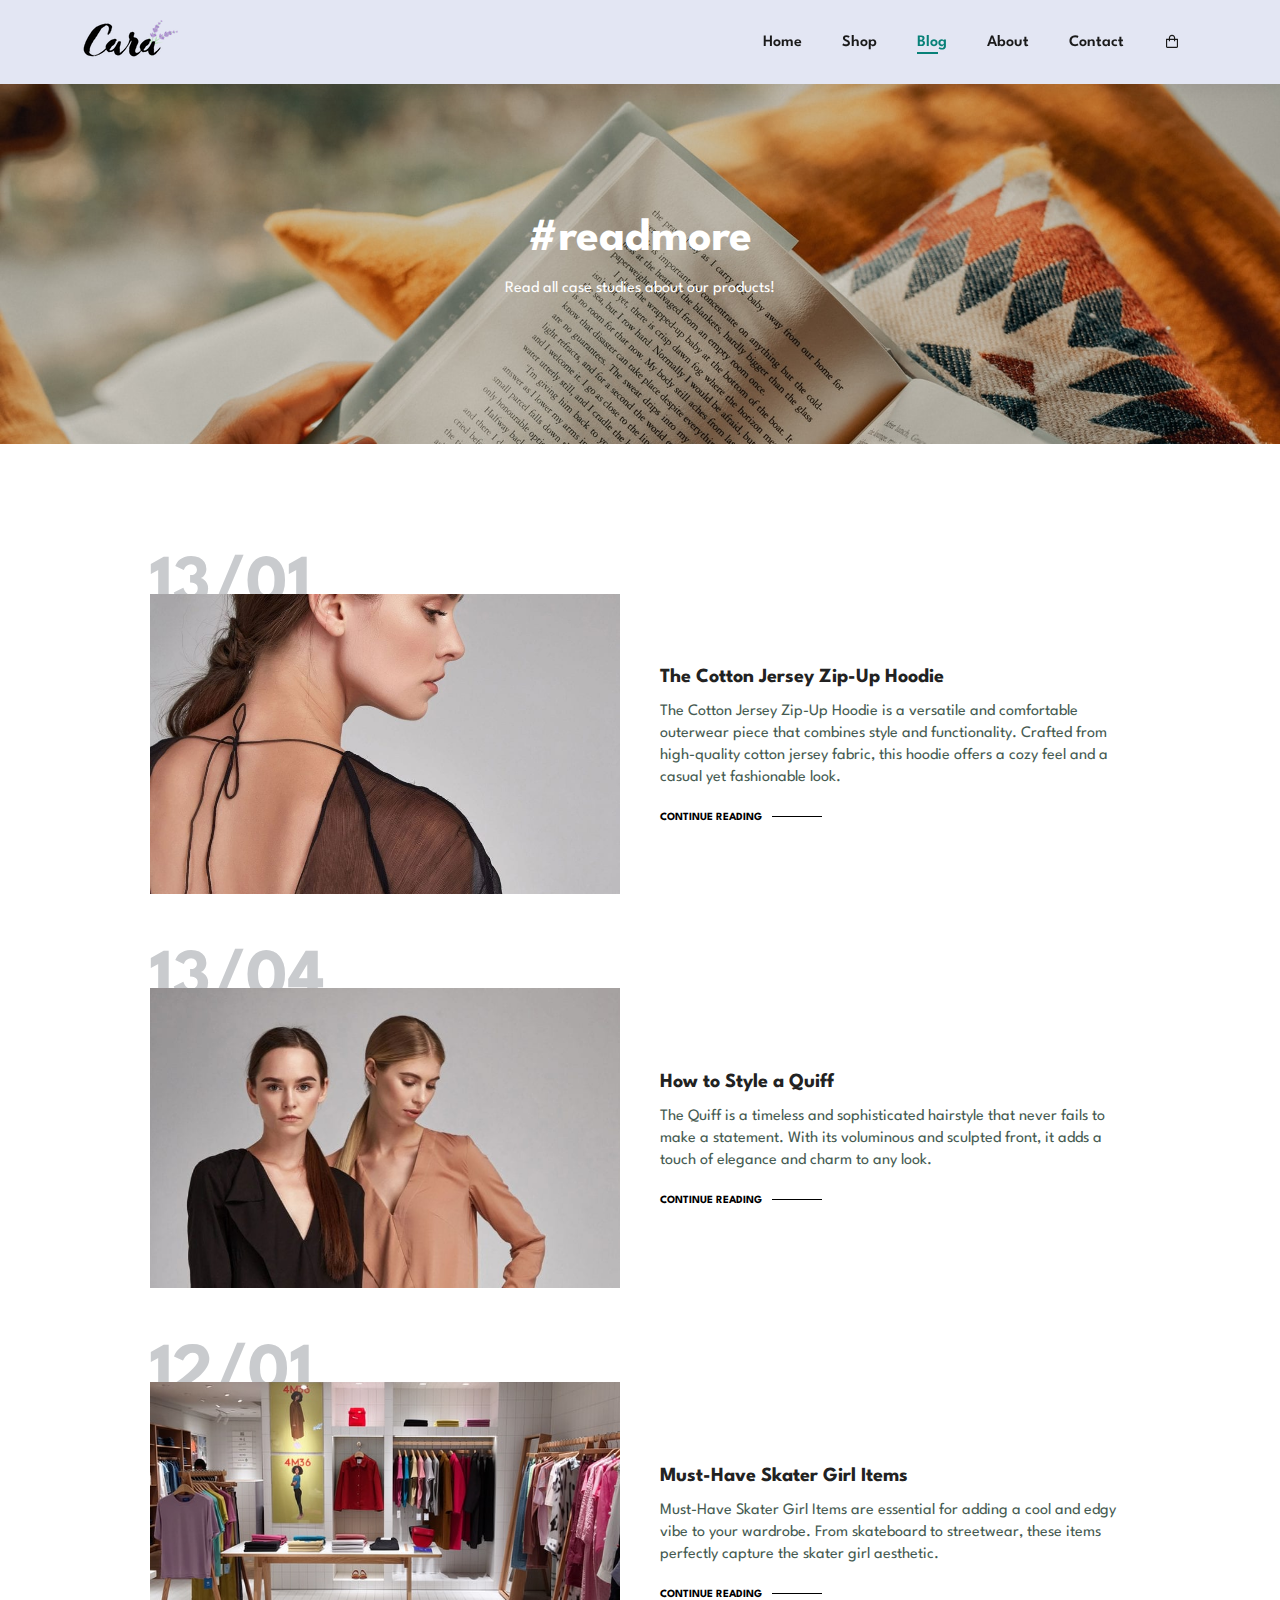
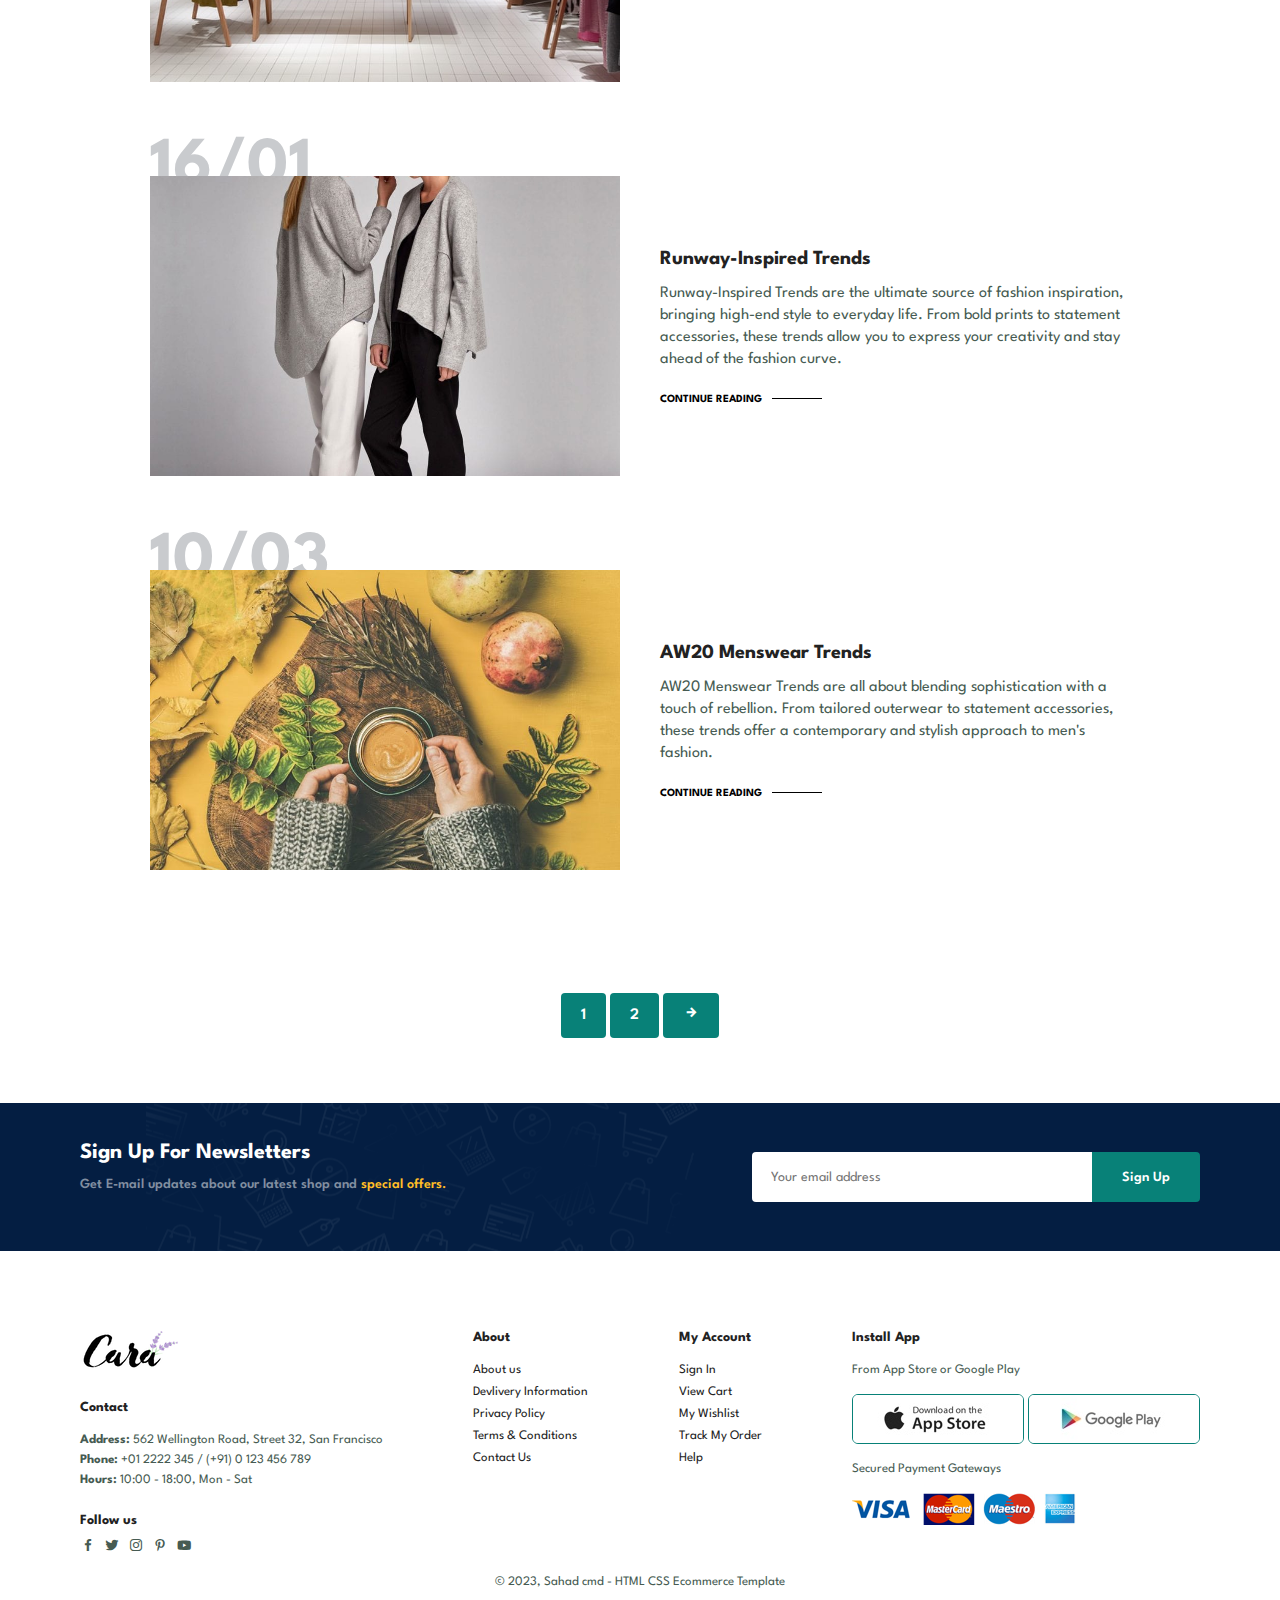
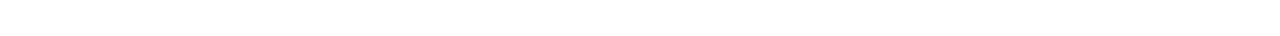
<file: ecommerce/blog.html>
<!DOCTYPE html>
<html lang="en">

    <head>
        <meta charset="UTF-8">
        <meta http-equiv="X-UA-Compatible" content="IE=edge">
        <meta name="viewport" content="width=device-width, initial-scale=1.0">
        <title>Cara</title>
        <link rel="icon" type="image/x-icon" href="/img/icon1.png">
        <link rel="stylesheet" href="https://cdn.jsdelivr.net/npm/boxicons@latest/css/boxicons.min.css">
        <link rel="stylesheet" href="style.css">
    </head>

    <body>
        <section id="header">
            <a href="#"><img src="img/logo.png" class="logo" alt=""></a>

            <div>
                <ul id="navbar">
                    <li><a href="index.html">Home</a></li>
                    <li><a href="shop.html">Shop</a></li>
                    <li><a class="active" href="blog.html">Blog</a></li>
                    <li><a href="about.html">About</a></li>
                    <li><a href="contact.html">Contact</a></li>
                    <li id="lg-bag"><a href="cart.html"><i class='bx bx-shopping-bag' ></i></a></li>
                    <a href="#" id="close"><i class='bx bx-x'></i></a>
                </ul>
            </div>
            <div id="mobile">
                <a href="cart.html"><i class='bx bx-shopping-bag' ></i></a>
                <i id="bar" class='bx bx-menu'></i>
            </div>
        </section>

        <section id="page-header" class="blog-header">
            <h2>#readmore</h2>
            <p>Read all case studies about our products!</p>
        </section> 

        <section id="blog">
            <div class="blog-box">
                <div class="blog-img">
                    <img src="./img/blog/b1.jpg" alt="">
                </div>
                <div class="blog-details">
                    <h4>The Cotton Jersey Zip-Up Hoodie</h4>
                    <p>The Cotton Jersey Zip-Up Hoodie is a versatile and comfortable outerwear piece that combines style and functionality. Crafted from high-quality cotton jersey fabric, this hoodie offers a cozy feel and a casual yet fashionable look.</p>
                    <a href="#">CONTINUE READING</a>
                </div>
                <h1>13/01</h1>
            </div>
            <div class="blog-box">
                <div class="blog-img">
                    <img src="./img/blog/b2.jpg" alt="">
                </div>
                <div class="blog-details">
                    <h4>How to Style a Quiff</h4>
                    <p>The Quiff is a timeless and sophisticated hairstyle that never fails to make a statement. With its voluminous and sculpted front, it adds a touch of elegance and charm to any look.</p>
                    <a href="#">CONTINUE READING</a>
                </div>
                <h1>13/04</h1>
            </div>
            <div class="blog-box">
                <div class="blog-img">
                    <img src="./img/blog/b3.jpg" alt="">
                </div>
                <div class="blog-details">
                    <h4>Must-Have Skater Girl Items</h4>
                    <p>Must-Have Skater Girl Items are essential for adding a cool and edgy vibe to your wardrobe. From skateboard to streetwear, these items perfectly capture the skater girl aesthetic.</p>
                    <a href="#">CONTINUE READING</a>
                </div>
                <h1>12/01</h1>
            </div>
            <div class="blog-box">
                <div class="blog-img">
                    <img src="./img/blog/b4.jpg" alt="">
                </div>
                <div class="blog-details">
                    <h4>Runway-Inspired Trends</h4>
                    <p>Runway-Inspired Trends are the ultimate source of fashion inspiration, bringing high-end style to everyday life. From bold prints to statement accessories, these trends allow you to express your creativity and stay ahead of the fashion curve.</p>
                    <a href="#">CONTINUE READING</a>
                </div>
                <h1>16/01</h1>
            </div>
            <div class="blog-box">
                <div class="blog-img">
                    <img src="./img/blog/b6.jpg" alt="">
                </div>
                <div class="blog-details">
                    <h4>AW20 Menswear Trends</h4>
                    <p>AW20 Menswear Trends are all about blending sophistication with a touch of rebellion. From tailored outerwear to statement accessories, these trends offer a contemporary and stylish approach to men's fashion.</p>
                    <a href="#">CONTINUE READING</a>
                </div>
                <h1>10/03</h1>
            </div>
        </section>

        <section id="pagination" class="section-p1">
            <a href="#">1</a>
            <a href="#">2</a>
            <a href="#"><i class='bx bx-right-arrow-alt'></i></a>
        </section>

        <section id="newsletter" class="section-p1 section-m1">
            <div class="newstext">
                <h4>Sign Up For Newsletters</h4>
                <p>Get E-mail updates about our latest shop and <span>special offers.</span></p>
            </div>
            <div class="form">
                <input type="text" placeholder="Your email address">
                <button class="normal">Sign Up</button>
            </div>
        </section>

        <footer class="section-p1">
            <div class="col">
                <img class="logo" src="./img/logo.png" alt="">
                <h4>Contact</h4>
                <p><strong>Address:</strong> 562 Wellington Road, Street 32, San Francisco</p>
                <p><strong>Phone:</strong> +01 2222 345 / (+91) 0 123 456 789</p>
                <p><strong>Hours:</strong> 10:00 - 18:00, Mon - Sat</p>
                <div class="follow">
                    <h4>Follow us</h4>
                    <div class="icon">
                        <i class='bx bxl-facebook'></i>
                        <i class='bx bxl-twitter' ></i>
                        <i class='bx bxl-instagram' ></i>
                        <i class='bx bxl-pinterest-alt' ></i>
                        <i class='bx bxl-youtube' ></i>
                    </div>
                </div>
            </div>

            <div class="col">
                <h4>About</h4>
                <a href="#">About us</a>
                <a href="#">Devlivery Information</a>
                <a href="#">Privacy Policy</a>
                <a href="#">Terms & Conditions</a>
                <a href="#">Contact Us</a>
            </div>

            <div class="col">
                <h4>My Account</h4>
                <a href="#">Sign In</a>
                <a href="#">View Cart</a>
                <a href="#">My Wishlist</a>
                <a href="#">Track My Order</a>
                <a href="#">Help</a>
            </div>

            <div class="col install">
                <h4>Install App</h4>
                <p>From App Store or Google Play</p>
                <div class="row">
                    <img src="./img/pay/app.jpg" alt="">
                    <img src="./img/pay/play.jpg" alt="">
                </div>
                <p>Secured Payment Gateways</p>
                <img src="./img/pay/pay.png" alt="">
            </div>

            <div class="copyright">
                <p>© 2023, Sahad cmd - HTML CSS Ecommerce Template</p>
            </div>
        </footer>

        <script src="script.js"></script>
    </body>
</html>
</file>
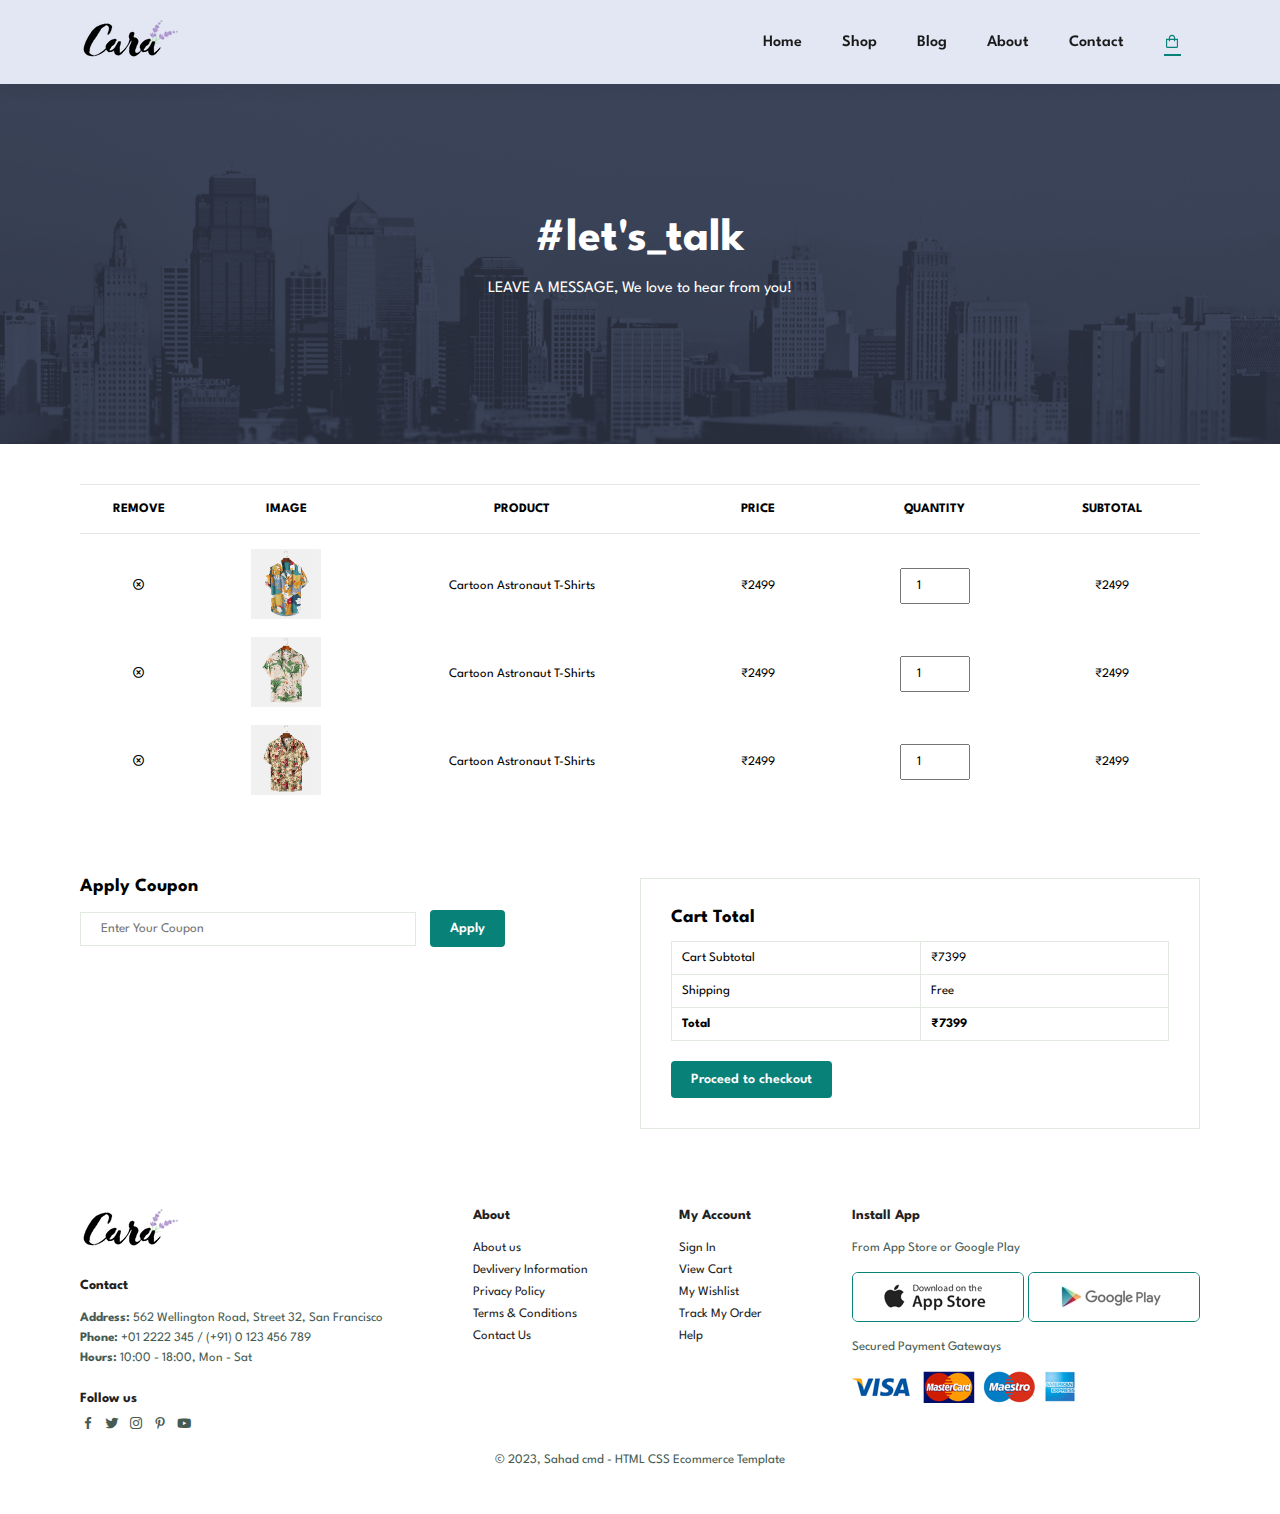
<file: ecommerce/cart.html>
<!DOCTYPE html>
<html lang="en">

    <head>
        <meta charset="UTF-8">
        <meta http-equiv="X-UA-Compatible" content="IE=edge">
        <meta name="viewport" content="width=device-width, initial-scale=1.0">
        <title>Cara</title>
        <link rel="icon" type="image/x-icon" href="/img/icon1.png">
        <link rel="stylesheet" href="https://cdn.jsdelivr.net/npm/boxicons@latest/css/boxicons.min.css">
        <link rel="stylesheet" href="style.css">
    </head>

    <body>
        <section id="header">
            <a href="#"><img src="img/logo.png" class="logo" alt=""></a>

            <div>
                <ul id="navbar">
                    <li><a href="index.html">Home</a></li>
                    <li><a href="shop.html">Shop</a></li>
                    <li><a href="blog.html">Blog</a></li>
                    <li><a href="about.html">About</a></li>
                    <li><a href="contact.html">Contact</a></li>
                    <li id="lg-bag"><a class="active" href="cart.html"><i class='bx bx-shopping-bag' ></i></a></li>
                    <a href="#" id="close"><i class='bx bx-x'></i></a>
                </ul>
            </div>
            <div id="mobile">
                <a href="cart.html"><i class='bx bx-shopping-bag' ></i></a>
                <i id="bar" class='bx bx-menu'></i>
            </div>
        </section>

        <section id="page-header" class="about-header">
            <h2>#let's_talk</h2>
            <p>LEAVE A MESSAGE, We love to hear from you!</p>
        </section>

        <section id="cart" class="section-p1">
            <table width="100%">
                <thead>
                    <tr>
                        <td>Remove</td>
                        <td>Image</td>
                        <td>Product</td>
                        <td>Price</td>
                        <td>Quantity</td>
                        <td>Subtotal</td>
                    </tr>
                </thead>
                <tbody>
                    <tr>
                        <td><i class='bx bx-x-circle'></i></td>
                        <td><img src="./img/products/f1.jpg" alt=""></td>
                        <td>Cartoon Astronaut T-Shirts</td>
                        <td>₹2499</td>
                        <td><input type="number" value="1"></td>
                        <td>₹2499</td>
                    </tr>
                    <tr>
                        <td><i class='bx bx-x-circle'></i></td>
                        <td><img src="./img/products/f2.jpg" alt=""></td>
                        <td>Cartoon Astronaut T-Shirts</td>
                        <td>₹2499</td>
                        <td><input type="number" value="1"></td>
                        <td>₹2499</td>
                    </tr>
                    <tr>
                        <td><i class='bx bx-x-circle'></i></td>
                        <td><img src="./img/products/f3.jpg" alt=""></td>
                        <td>Cartoon Astronaut T-Shirts</td>
                        <td>₹2499</td>
                        <td><input type="number" value="1"></td>
                        <td>₹2499</td>
                    </tr>
                </tbody>
            </table>
        </section>

        <section id="cart-add" class="section-p1">
            <div id="coupon">
                <h3>Apply Coupon</h3>
                <div>
                    <input type="text" placeholder="Enter Your Coupon">
                    <button class="normal">Apply</button>
                </div>
            </div>

            <div id="subtotal">
                <h3>Cart Total</h3>
                <table>
                    <tr>
                        <td>Cart Subtotal</td>
                        <td>₹7399</td>
                    </tr>
                    <tr>
                        <td>Shipping</td>
                        <td>Free</td>
                    </tr>
                    <tr>
                        <td><strong>Total</strong></td>
                        <td><strong>₹7399</strong></td>
                    </tr>
                </table>
                <button class="normal">Proceed to checkout</button>
            </div>
        </section>

        <footer class="section-p1">
            <div class="col">
                <img class="logo" src="./img/logo.png" alt="">
                <h4>Contact</h4>
                <p><strong>Address:</strong> 562 Wellington Road, Street 32, San Francisco</p>
                <p><strong>Phone:</strong> +01 2222 345 / (+91) 0 123 456 789</p>
                <p><strong>Hours:</strong> 10:00 - 18:00, Mon - Sat</p>
                <div class="follow">
                    <h4>Follow us</h4>
                    <div class="icon">
                        <i class='bx bxl-facebook'></i>
                        <i class='bx bxl-twitter' ></i>
                        <i class='bx bxl-instagram' ></i>
                        <i class='bx bxl-pinterest-alt' ></i>
                        <i class='bx bxl-youtube' ></i>
                    </div>
                </div>
            </div>

            <div class="col">
                <h4>About</h4>
                <a href="#">About us</a>
                <a href="#">Devlivery Information</a>
                <a href="#">Privacy Policy</a>
                <a href="#">Terms & Conditions</a>
                <a href="#">Contact Us</a>
            </div>

            <div class="col">
                <h4>My Account</h4>
                <a href="#">Sign In</a>
                <a href="#">View Cart</a>
                <a href="#">My Wishlist</a>
                <a href="#">Track My Order</a>
                <a href="#">Help</a>
            </div>

            <div class="col install">
                <h4>Install App</h4>
                <p>From App Store or Google Play</p>
                <div class="row">
                    <img src="./img/pay/app.jpg" alt="">
                    <img src="./img/pay/play.jpg" alt="">
                </div>
                <p>Secured Payment Gateways</p>
                <img src="./img/pay/pay.png" alt="">
            </div>

            <div class="copyright">
                <p>© 2023, Sahad cmd - HTML CSS Ecommerce Template</p>
            </div>
        </footer>

        <script src="script.js"></script>
    </body>
</html>
</file>
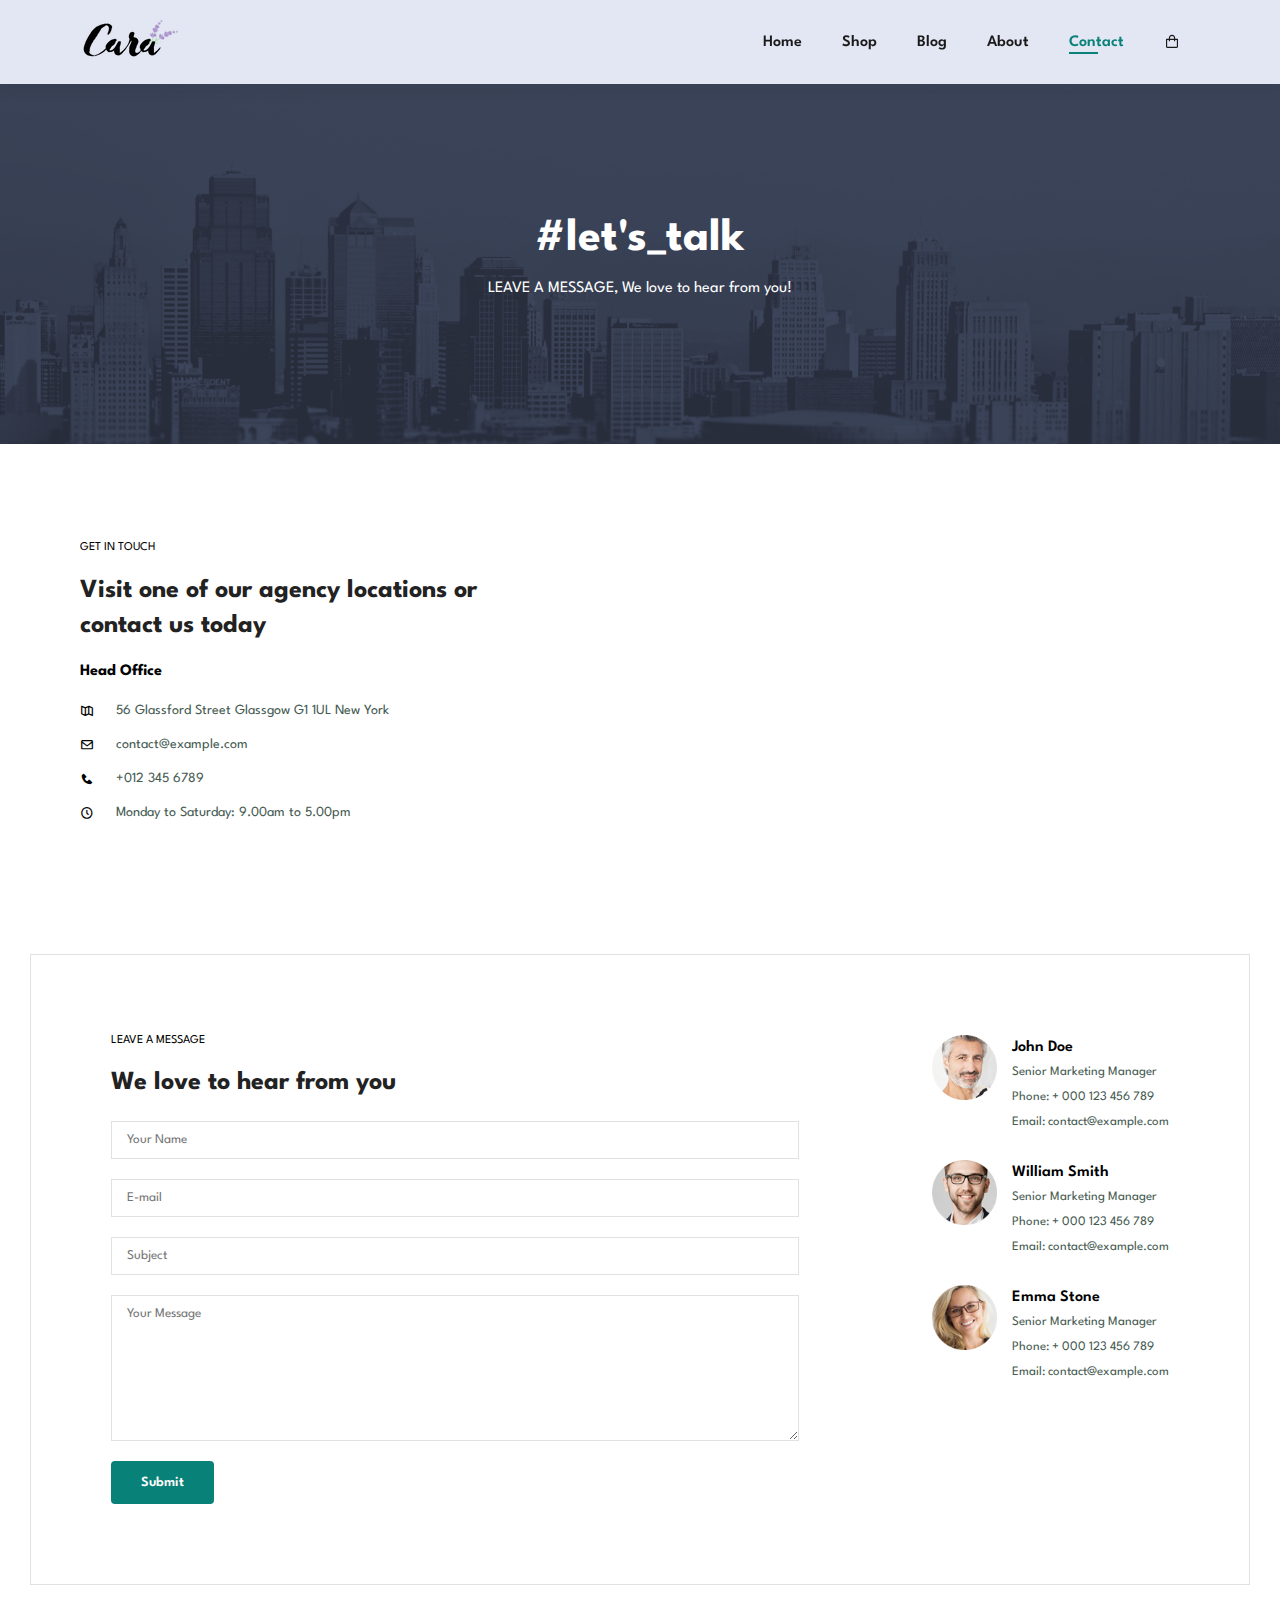
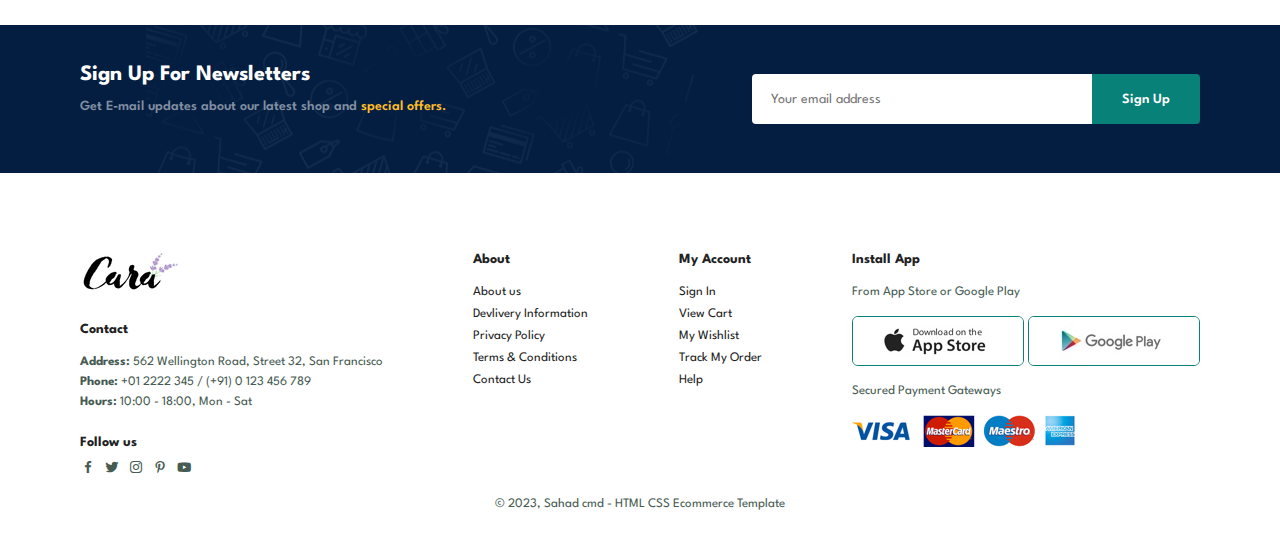
<file: ecommerce/contact.html>
<!DOCTYPE html>
<html lang="en">

    <head>
        <meta charset="UTF-8">
        <meta http-equiv="X-UA-Compatible" content="IE=edge">
        <meta name="viewport" content="width=device-width, initial-scale=1.0">
        <title>Cara</title>
        <link rel="icon" type="image/x-icon" href="/img/icon1.png">
        <link rel="stylesheet" href="https://cdn.jsdelivr.net/npm/boxicons@latest/css/boxicons.min.css">
        <link rel="stylesheet" href="style.css">
    </head>

    <body>
        <section id="header">
            <a href="#"><img src="img/logo.png" class="logo" alt=""></a>

            <div>
                <ul id="navbar">
                    <li><a href="index.html">Home</a></li>
                    <li><a href="shop.html">Shop</a></li>
                    <li><a href="blog.html">Blog</a></li>
                    <li><a href="about.html">About</a></li>
                    <li><a class="active" href="contact.html">Contact</a></li>
                    <li id="lg-bag"><a href="cart.html"><i class='bx bx-shopping-bag' ></i></a></li>
                    <a href="#" id="close"><i class='bx bx-x'></i></a>
                </ul>
            </div>
            <div id="mobile">
                <a href="cart.html"><i class='bx bx-shopping-bag' ></i></a>
                <i id="bar" class='bx bx-menu'></i>
            </div>
        </section>

        <section id="page-header" class="about-header">
            <h2>#let's_talk</h2>
            <p>LEAVE A MESSAGE, We love to hear from you!</p>
        </section>

        <section id="contact-details" class="section-p1">
            <div class="details">
                <span>GET IN TOUCH</span>
                <h2>Visit one of our agency locations or contact us today</h2>
                <h3>Head Office</h3>
                <div>
                    <li>
                        <i class='bx bx-map-alt'></i>
                        <p>56 Glassford Street Glassgow G1 1UL New York</p>
                    </li>
                    <li>
                        <i class='bx bx-envelope' ></i>
                        <p>contact@example.com</p>
                    </li>
                    <li>
                        <i class='bx bxs-phone' ></i>
                        <p>+012 345 6789</p>
                    </li>
                    <li>
                        <i class='bx bx-time-five' ></i>
                        <p>Monday to Saturday: 9.00am to 5.00pm</p>
                    </li>
                </div>
            </div>

            <div class="map">
                <iframe src="https://www.google.com/maps/embed?pb=!1m18!1m12!1m3!1d2990.3185103400815!2d-3.6908611576192945!3d40.45302552610838!2m3!1f0!2f0!3f0!3m2!1i1024!2i768!4f13.1!3m3!1m2!1s0xd4228e23705d39f%3A0xa8fff6d26e2b1988!2sSantiago%20Bernab%C3%A9u%20Stadium!5e0!3m2!1sen!2sin!4v1687112838955!5m2!1sen!2sin" width="600" height="450" style="border:0;" allowfullscreen="" loading="lazy" referrerpolicy="no-referrer-when-downgrade"></iframe>
            </div>
        </section>

        <section id="form-details">
            <form action="">
                <span>LEAVE A MESSAGE</span>
                <h2>We love to hear from you</h2>
                <input type="text" placeholder="Your Name">
                <input type="text" placeholder="E-mail">
                <input type="text" placeholder="Subject">
                <textarea name="" id="" cols="30" rows="10" placeholder="Your Message"></textarea>
                <button class="normal">Submit</button>
            </form>

            <div class="people">
                <div>
                    <img src="./img/people/1.png" alt="">
                    <p><span>John Doe</span> Senior Marketing Manager <br> Phone: + 000 123 456 789 <br> Email: contact@example.com</p>
                </div>
                <div>
                    <img src="./img/people/2.png" alt="">
                    <p><span>William Smith</span> Senior Marketing Manager <br> Phone: + 000 123 456 789 <br> Email: contact@example.com</p>
                </div>
                <div>
                    <img src="./img/people/3.png" alt="">
                    <p><span>Emma Stone</span> Senior Marketing Manager <br> Phone: + 000 123 456 789 <br> Email: contact@example.com</p>
                </div>
            </div>
        </section>

        <section id="newsletter" class="section-p1 section-m1">
            <div class="newstext">
                <h4>Sign Up For Newsletters</h4>
                <p>Get E-mail updates about our latest shop and <span>special offers.</span></p>
            </div>
            <div class="form">
                <input type="text" placeholder="Your email address">
                <button class="normal">Sign Up</button>
            </div>
        </section>

        <footer class="section-p1">
            <div class="col">
                <img class="logo" src="./img/logo.png" alt="">
                <h4>Contact</h4>
                <p><strong>Address:</strong> 562 Wellington Road, Street 32, San Francisco</p>
                <p><strong>Phone:</strong> +01 2222 345 / (+91) 0 123 456 789</p>
                <p><strong>Hours:</strong> 10:00 - 18:00, Mon - Sat</p>
                <div class="follow">
                    <h4>Follow us</h4>
                    <div class="icon">
                        <i class='bx bxl-facebook'></i>
                        <i class='bx bxl-twitter' ></i>
                        <i class='bx bxl-instagram' ></i>
                        <i class='bx bxl-pinterest-alt' ></i>
                        <i class='bx bxl-youtube' ></i>
                    </div>
                </div>
            </div>

            <div class="col">
                <h4>About</h4>
                <a href="#">About us</a>
                <a href="#">Devlivery Information</a>
                <a href="#">Privacy Policy</a>
                <a href="#">Terms & Conditions</a>
                <a href="#">Contact Us</a>
            </div>

            <div class="col">
                <h4>My Account</h4>
                <a href="#">Sign In</a>
                <a href="#">View Cart</a>
                <a href="#">My Wishlist</a>
                <a href="#">Track My Order</a>
                <a href="#">Help</a>
            </div>

            <div class="col install">
                <h4>Install App</h4>
                <p>From App Store or Google Play</p>
                <div class="row">
                    <img src="./img/pay/app.jpg" alt="">
                    <img src="./img/pay/play.jpg" alt="">
                </div>
                <p>Secured Payment Gateways</p>
                <img src="./img/pay/pay.png" alt="">
            </div>

            <div class="copyright">
                <p>© 2023, Sahad cmd - HTML CSS Ecommerce Template</p>
            </div>
        </footer>

        <script src="script.js"></script>
    </body>
</html>
</file>
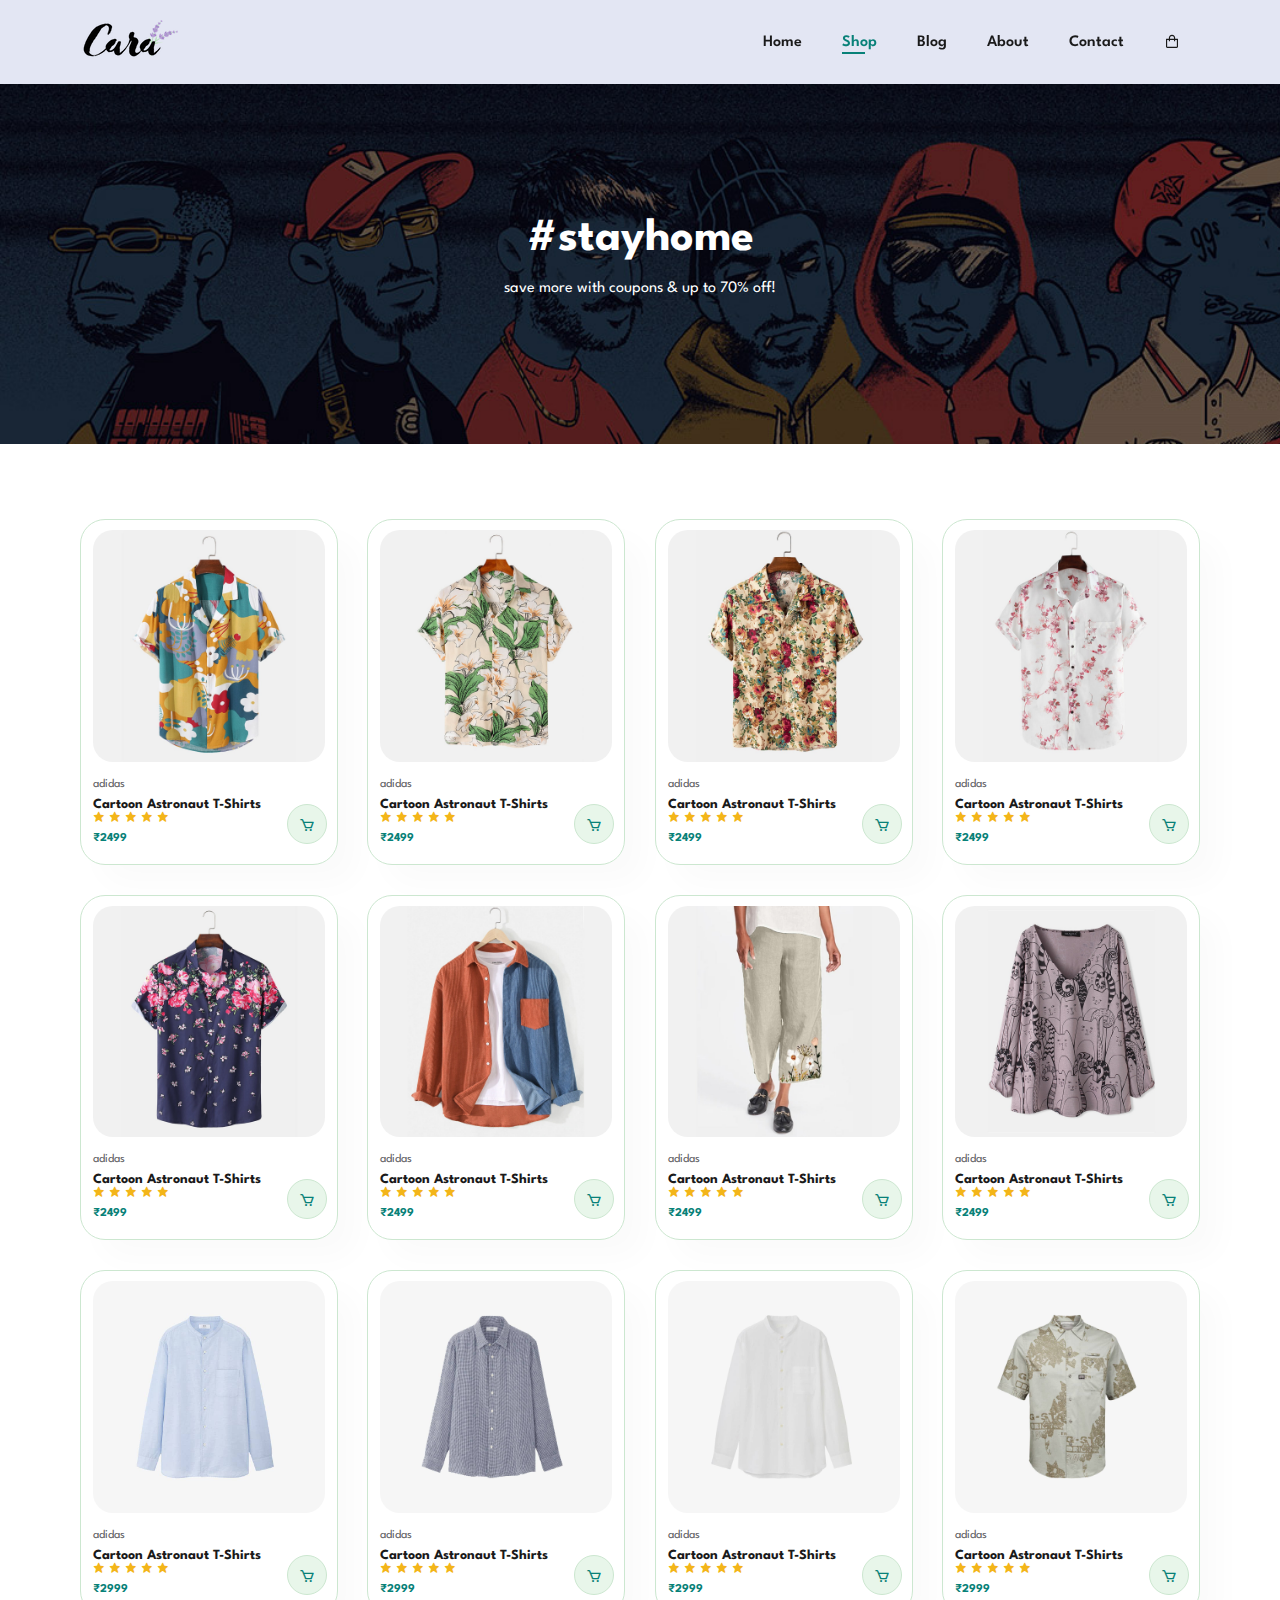
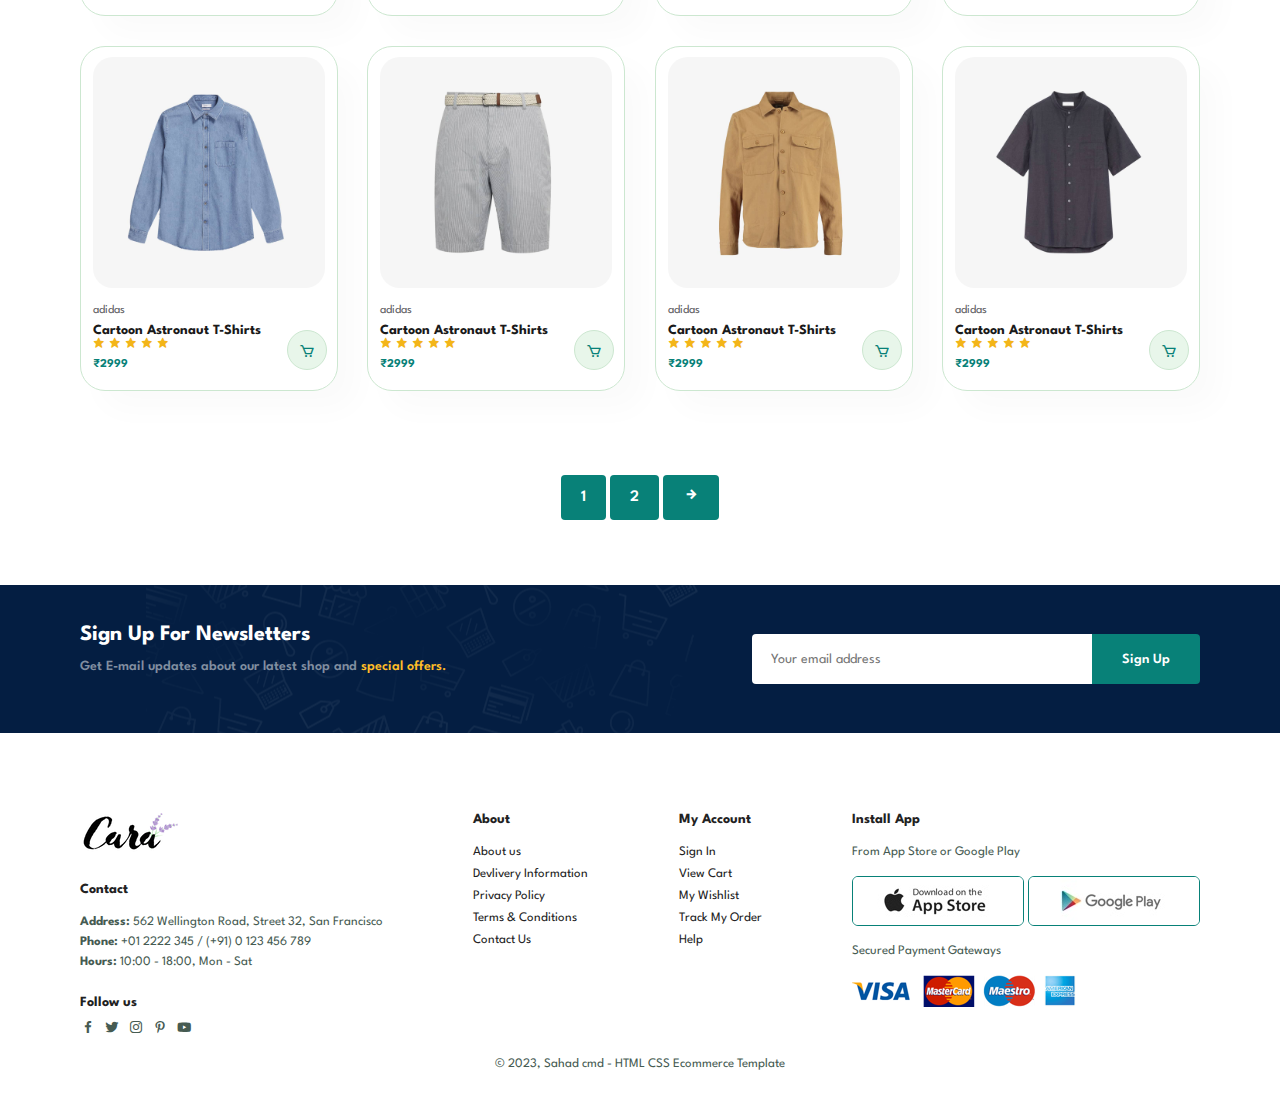
<file: ecommerce/shop.html>
<!DOCTYPE html>
<html lang="en">

    <head>
        <meta charset="UTF-8">
        <meta http-equiv="X-UA-Compatible" content="IE=edge">
        <meta name="viewport" content="width=device-width, initial-scale=1.0">
        <title>Cara</title>
        <link rel="icon" type="image/x-icon" href="/img/icon1.png">
        <link rel="stylesheet" href="https://cdn.jsdelivr.net/npm/boxicons@latest/css/boxicons.min.css">
        <link rel="stylesheet" href="style.css">
    </head>

    <body>
        <section id="header">
            <a href="#"><img src="img/logo.png" class="logo" alt=""></a>

            <div>
                <ul id="navbar">
                    <li><a href="index.html">Home</a></li>
                    <li><a class="active" href="shop.html">Shop</a></li>
                    <li><a href="blog.html">Blog</a></li>
                    <li><a href="about.html">About</a></li>
                    <li><a href="contact.html">Contact</a></li>
                    <li id="lg-bag"><a href="cart.html"><i class='bx bx-shopping-bag' ></i></a></li>
                    <a href="#" id="close"><i class='bx bx-x'></i></a>
                </ul>
            </div>
            <div id="mobile">
                <a href="cart.html"><i class='bx bx-shopping-bag' ></i></a>
                <i id="bar" class='bx bx-menu'></i>
            </div>
        </section>

        <section id="page-header">
            <h2>#stayhome</h2>
            <p>save more with coupons & up to 70% off!</p>
        </section> 

        <section id="product1" class="section-p1">
            <div class="pro-container">
                <div class="pro" onclick="window.location.href='sproduct.html';">
                    <img class="shirt" src="img/products/f1.jpg" alt="">
                    <div class="des">
                        <span>adidas</span>
                        <h5>Cartoon Astronaut T-Shirts</h5>
                        <div class="star">
                            <i class='bx bxs-star' ></i>
                            <i class='bx bxs-star' ></i>
                            <i class='bx bxs-star' ></i>
                            <i class='bx bxs-star' ></i>
                            <i class='bx bxs-star' ></i>
                        </div>
                        <h4>₹2499</h4>
                    </div>
                    <a href="#"><i class='bx bx-cart cart' ></i></a>
                </div>
                <div class="pro">
                    <img class="shirt" src="img/products/f2.jpg" alt="">
                    <div class="des">
                        <span>adidas</span>
                        <h5>Cartoon Astronaut T-Shirts</h5>
                        <div class="star">
                            <i class='bx bxs-star' ></i>
                            <i class='bx bxs-star' ></i>
                            <i class='bx bxs-star' ></i>
                            <i class='bx bxs-star' ></i>
                            <i class='bx bxs-star' ></i>
                        </div>
                        <h4>₹2499</h4>
                    </div>
                    <a href="#"><i class='bx bx-cart cart' ></i></a>
                </div>
                <div class="pro">
                    <img class="shirt" src="img/products/f3.jpg" alt="">
                    <div class="des">
                        <span>adidas</span>
                        <h5>Cartoon Astronaut T-Shirts</h5>
                        <div class="star">
                            <i class='bx bxs-star' ></i>
                            <i class='bx bxs-star' ></i>
                            <i class='bx bxs-star' ></i>
                            <i class='bx bxs-star' ></i>
                            <i class='bx bxs-star' ></i>
                        </div>
                        <h4>₹2499</h4>
                    </div>
                    <a href="#"><i class='bx bx-cart cart' ></i></a>
                </div>
                <div class="pro">
                    <img class="shirt" src="img/products/f4.jpg" alt="">
                    <div class="des">
                        <span>adidas</span>
                        <h5>Cartoon Astronaut T-Shirts</h5>
                        <div class="star">
                            <i class='bx bxs-star' ></i>
                            <i class='bx bxs-star' ></i>
                            <i class='bx bxs-star' ></i>
                            <i class='bx bxs-star' ></i>
                            <i class='bx bxs-star' ></i>
                        </div>
                        <h4>₹2499</h4>
                    </div>
                    <a href="#"><i class='bx bx-cart cart' ></i></a>
                </div>
                <div class="pro">
                    <img class="shirt" src="img/products/f5.jpg" alt="">
                    <div class="des">
                        <span>adidas</span>
                        <h5>Cartoon Astronaut T-Shirts</h5>
                        <div class="star">
                            <i class='bx bxs-star' ></i>
                            <i class='bx bxs-star' ></i>
                            <i class='bx bxs-star' ></i>
                            <i class='bx bxs-star' ></i>
                            <i class='bx bxs-star' ></i>
                        </div>
                        <h4>₹2499</h4>
                    </div>
                    <a href="#"><i class='bx bx-cart cart' ></i></a>
                </div>
                <div class="pro">
                    <img class="shirt" src="img/products/f6.jpg" alt="">
                    <div class="des">
                        <span>adidas</span>
                        <h5>Cartoon Astronaut T-Shirts</h5>
                        <div class="star">
                            <i class='bx bxs-star' ></i>
                            <i class='bx bxs-star' ></i>
                            <i class='bx bxs-star' ></i>
                            <i class='bx bxs-star' ></i>
                            <i class='bx bxs-star' ></i>
                        </div>
                        <h4>₹2499</h4>
                    </div>
                    <a href="#"><i class='bx bx-cart cart' ></i></a>
                </div>
                <div class="pro">
                    <img class="shirt" src="img/products/f7.jpg" alt="">
                    <div class="des">
                        <span>adidas</span>
                        <h5>Cartoon Astronaut T-Shirts</h5>
                        <div class="star">
                            <i class='bx bxs-star' ></i>
                            <i class='bx bxs-star' ></i>
                            <i class='bx bxs-star' ></i>
                            <i class='bx bxs-star' ></i>
                            <i class='bx bxs-star' ></i>
                        </div>
                        <h4>₹2499</h4>
                    </div>
                    <a href="#"><i class='bx bx-cart cart' ></i></a>
                </div>
                <div class="pro">
                    <img class="shirt" src="img/products/f8.jpg" alt="">
                    <div class="des">
                        <span>adidas</span>
                        <h5>Cartoon Astronaut T-Shirts</h5>
                        <div class="star">
                            <i class='bx bxs-star' ></i>
                            <i class='bx bxs-star' ></i>
                            <i class='bx bxs-star' ></i>
                            <i class='bx bxs-star' ></i>
                            <i class='bx bxs-star' ></i>
                        </div>
                        <h4>₹2499</h4>
                    </div>
                    <a href="#"><i class='bx bx-cart cart' ></i></a>
                </div>
            
                <div class="pro">
                    <img class="shirt" src="img/products/n1.jpg" alt="">
                    <div class="des">
                        <span>adidas</span>
                        <h5>Cartoon Astronaut T-Shirts</h5>
                        <div class="star">
                            <i class='bx bxs-star' ></i>
                            <i class='bx bxs-star' ></i>
                            <i class='bx bxs-star' ></i>
                            <i class='bx bxs-star' ></i>
                            <i class='bx bxs-star' ></i>
                        </div>
                        <h4>₹2999</h4>
                    </div>
                    <a href="#"><i class='bx bx-cart cart' ></i></a>
                </div>
                <div class="pro">
                    <img class="shirt" src="img/products/n2.jpg" alt="">
                    <div class="des">
                        <span>adidas</span>
                        <h5>Cartoon Astronaut T-Shirts</h5>
                        <div class="star">
                            <i class='bx bxs-star' ></i>
                            <i class='bx bxs-star' ></i>
                            <i class='bx bxs-star' ></i>
                            <i class='bx bxs-star' ></i>
                            <i class='bx bxs-star' ></i>
                        </div>
                        <h4>₹2999</h4>
                    </div>
                    <a href="#"><i class='bx bx-cart cart' ></i></a>
                </div>
                <div class="pro">
                    <img class="shirt" src="img/products/n3.jpg" alt="">
                    <div class="des">
                        <span>adidas</span>
                        <h5>Cartoon Astronaut T-Shirts</h5>
                        <div class="star">
                            <i class='bx bxs-star' ></i>
                            <i class='bx bxs-star' ></i>
                            <i class='bx bxs-star' ></i>
                            <i class='bx bxs-star' ></i>
                            <i class='bx bxs-star' ></i>
                        </div>
                        <h4>₹2999</h4>
                    </div>
                    <a href="#"><i class='bx bx-cart cart' ></i></a>
                </div>
                <div class="pro">
                    <img class="shirt" src="img/products/n4.jpg" alt="">
                    <div class="des">
                        <span>adidas</span>
                        <h5>Cartoon Astronaut T-Shirts</h5>
                        <div class="star">
                            <i class='bx bxs-star' ></i>
                            <i class='bx bxs-star' ></i>
                            <i class='bx bxs-star' ></i>
                            <i class='bx bxs-star' ></i>
                            <i class='bx bxs-star' ></i>
                        </div>
                        <h4>₹2999</h4>
                    </div>
                    <a href="#"><i class='bx bx-cart cart' ></i></a>
                </div>
                <div class="pro">
                    <img class="shirt" src="img/products/n5.jpg" alt="">
                    <div class="des">
                        <span>adidas</span>
                        <h5>Cartoon Astronaut T-Shirts</h5>
                        <div class="star">
                            <i class='bx bxs-star' ></i>
                            <i class='bx bxs-star' ></i>
                            <i class='bx bxs-star' ></i>
                            <i class='bx bxs-star' ></i>
                            <i class='bx bxs-star' ></i>
                        </div>
                        <h4>₹2999</h4>
                    </div>
                    <a href="#"><i class='bx bx-cart cart' ></i></a>
                </div>
                <div class="pro">
                    <img class="shirt" src="img/products/n6.jpg" alt="">
                    <div class="des">
                        <span>adidas</span>
                        <h5>Cartoon Astronaut T-Shirts</h5>
                        <div class="star">
                            <i class='bx bxs-star' ></i>
                            <i class='bx bxs-star' ></i>
                            <i class='bx bxs-star' ></i>
                            <i class='bx bxs-star' ></i>
                            <i class='bx bxs-star' ></i>
                        </div>
                        <h4>₹2999</h4>
                    </div>
                    <a href="#"><i class='bx bx-cart cart' ></i></a>
                </div>
                <div class="pro">
                    <img class="shirt" src="img/products/n7.jpg" alt="">
                    <div class="des">
                        <span>adidas</span>
                        <h5>Cartoon Astronaut T-Shirts</h5>
                        <div class="star">
                            <i class='bx bxs-star' ></i>
                            <i class='bx bxs-star' ></i>
                            <i class='bx bxs-star' ></i>
                            <i class='bx bxs-star' ></i>
                            <i class='bx bxs-star' ></i>
                        </div>
                        <h4>₹2999</h4>
                    </div>
                    <a href="#"><i class='bx bx-cart cart' ></i></a>
                </div>
                <div class="pro">
                    <img class="shirt" src="img/products/n8.jpg" alt="">
                    <div class="des">
                        <span>adidas</span>
                        <h5>Cartoon Astronaut T-Shirts</h5>
                        <div class="star">
                            <i class='bx bxs-star' ></i>
                            <i class='bx bxs-star' ></i>
                            <i class='bx bxs-star' ></i>
                            <i class='bx bxs-star' ></i>
                            <i class='bx bxs-star' ></i>
                        </div>
                        <h4>₹2999</h4>
                    </div>
                    <a href="#"><i class='bx bx-cart cart' ></i></a>
                </div>
            </div>
        </section>

        <section id="pagination" class="section-p1">
            <a href="#">1</a>
            <a href="#">2</a>
            <a href="#"><i class='bx bx-right-arrow-alt'></i></a>
        </section>

        <section id="newsletter" class="section-p1 section-m1">
            <div class="newstext">
                <h4>Sign Up For Newsletters</h4>
                <p>Get E-mail updates about our latest shop and <span>special offers.</span></p>
            </div>
            <div class="form">
                <input type="text" placeholder="Your email address">
                <button class="normal">Sign Up</button>
            </div>
        </section>

        <footer class="section-p1">
            <div class="col">
                <img class="logo" src="./img/logo.png" alt="">
                <h4>Contact</h4>
                <p><strong>Address:</strong> 562 Wellington Road, Street 32, San Francisco</p>
                <p><strong>Phone:</strong> +01 2222 345 / (+91) 0 123 456 789</p>
                <p><strong>Hours:</strong> 10:00 - 18:00, Mon - Sat</p>
                <div class="follow">
                    <h4>Follow us</h4>
                    <div class="icon">
                        <i class='bx bxl-facebook'></i>
                        <i class='bx bxl-twitter' ></i>
                        <i class='bx bxl-instagram' ></i>
                        <i class='bx bxl-pinterest-alt' ></i>
                        <i class='bx bxl-youtube' ></i>
                    </div>
                </div>
            </div>

            <div class="col">
                <h4>About</h4>
                <a href="#">About us</a>
                <a href="#">Devlivery Information</a>
                <a href="#">Privacy Policy</a>
                <a href="#">Terms & Conditions</a>
                <a href="#">Contact Us</a>
            </div>

            <div class="col">
                <h4>My Account</h4>
                <a href="#">Sign In</a>
                <a href="#">View Cart</a>
                <a href="#">My Wishlist</a>
                <a href="#">Track My Order</a>
                <a href="#">Help</a>
            </div>

            <div class="col install">
                <h4>Install App</h4>
                <p>From App Store or Google Play</p>
                <div class="row">
                    <img src="./img/pay/app.jpg" alt="">
                    <img src="./img/pay/play.jpg" alt="">
                </div>
                <p>Secured Payment Gateways</p>
                <img src="./img/pay/pay.png" alt="">
            </div>

            <div class="copyright">
                <p>© 2023, Sahad cmd - HTML CSS Ecommerce Template</p>
            </div>
        </footer>

        <script src="script.js"></script>
    </body>
</html>
</file>
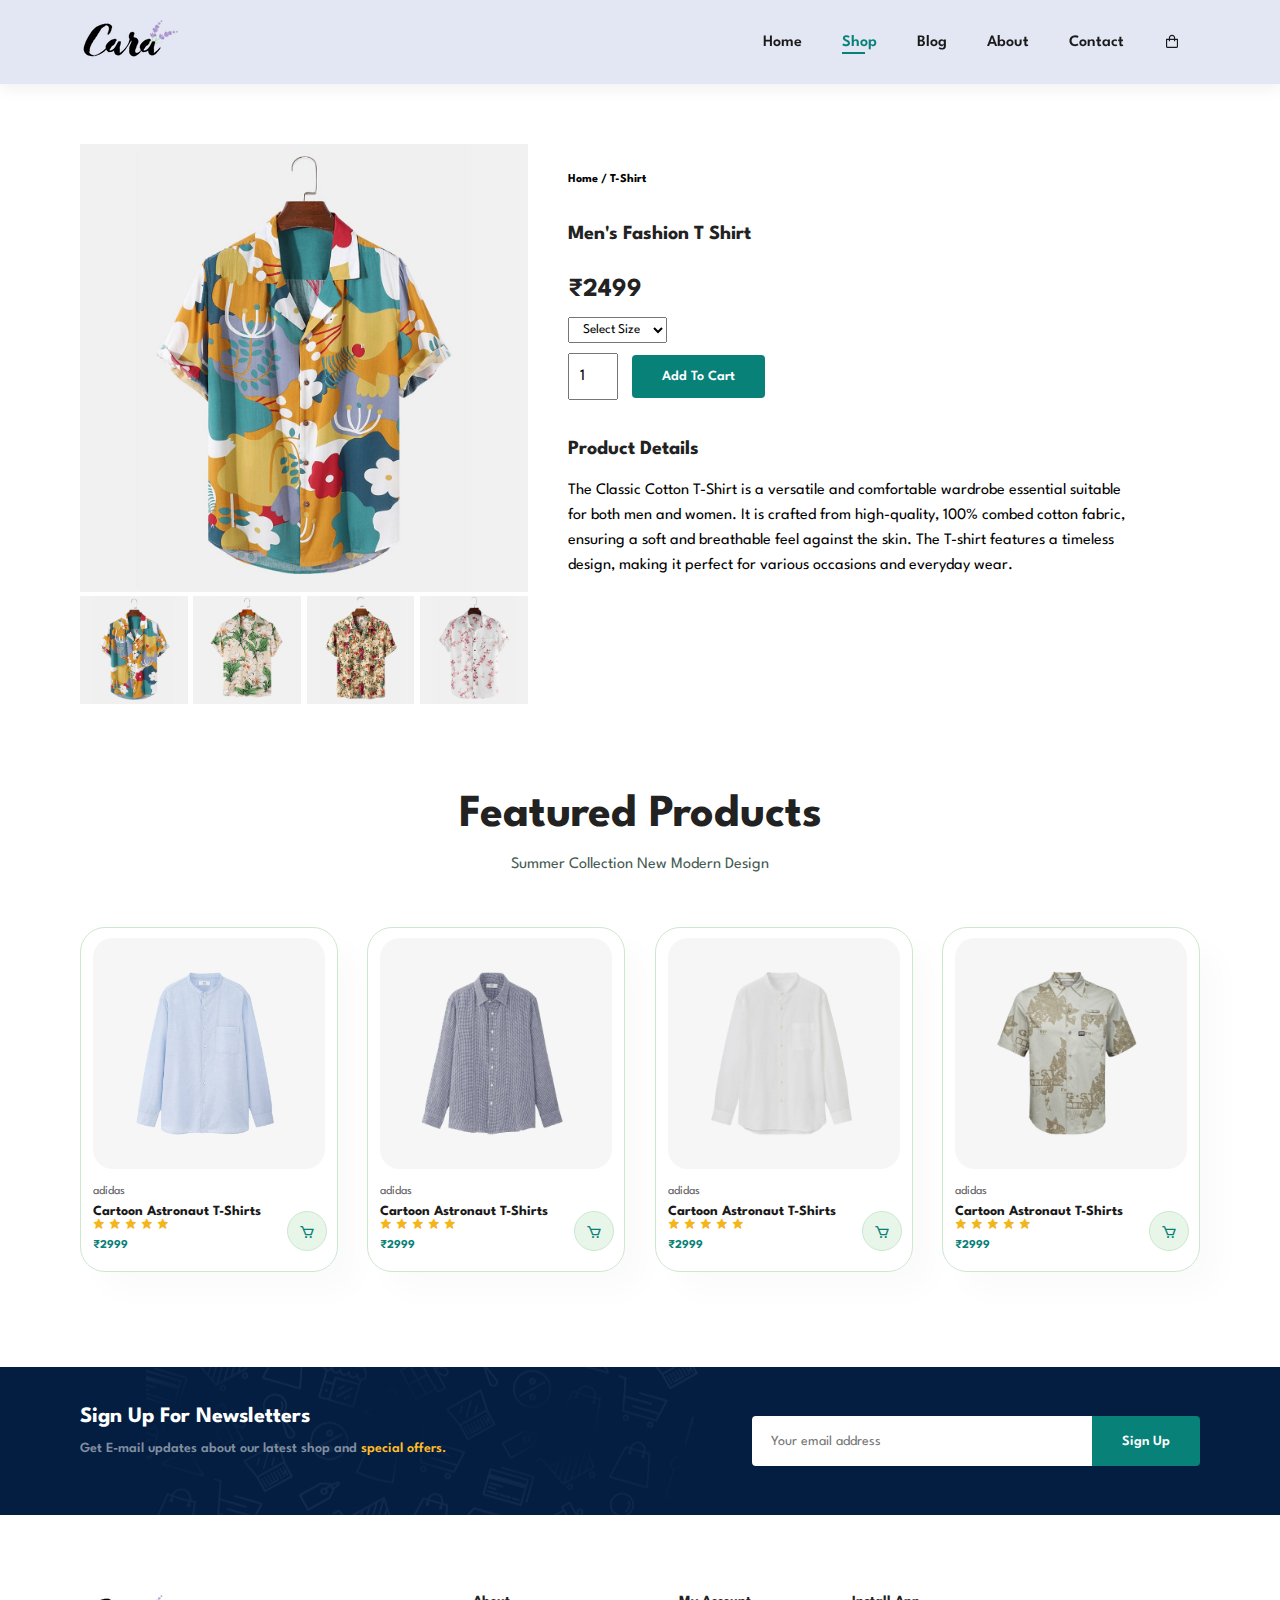
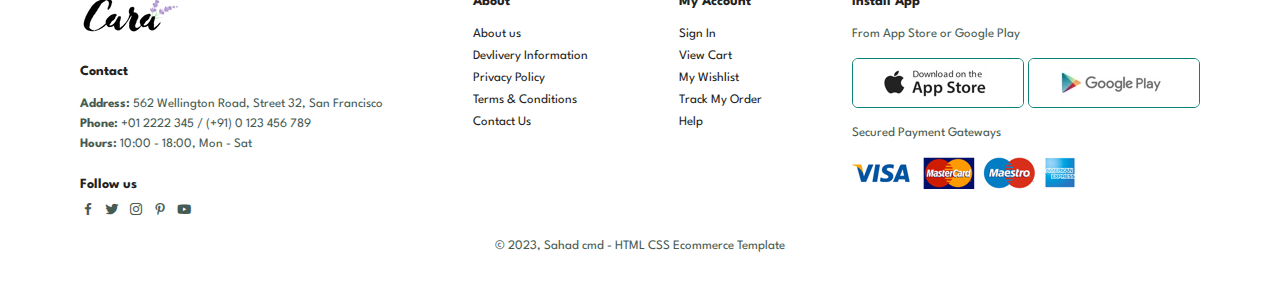
<file: ecommerce/sproduct.html>
<!DOCTYPE html>
<html lang="en">

    <head>
        <meta charset="UTF-8">
        <meta http-equiv="X-UA-Compatible" content="IE=edge">
        <meta name="viewport" content="width=device-width, initial-scale=1.0">
        <title>Cara</title>
        <link rel="icon" type="image/x-icon" href="/img/icon1.png">
        <link rel="stylesheet" href="https://cdn.jsdelivr.net/npm/boxicons@latest/css/boxicons.min.css">
        <link rel="stylesheet" href="style.css">
    </head>

    <body>
        <section id="header">
            <a href="#"><img src="img/logo.png" class="logo" alt=""></a>

            <div>
                <ul id="navbar">
                    <li><a href="index.html">Home</a></li>
                    <li><a class="active" href="shop.html">Shop</a></li>
                    <li><a href="blog.html">Blog</a></li>
                    <li><a href="about.html">About</a></li>
                    <li><a href="contact.html">Contact</a></li>
                    <li id="lg-bag"><a href="cart.html"><i class='bx bx-shopping-bag' ></i></a></li>
                    <a href="#" id="close"><i class='bx bx-x'></i></a>
                </ul>
            </div>
            <div id="mobile">
                <a href="cart.html"><i class='bx bx-shopping-bag' ></i></a>
                <i id="bar" class='bx bx-menu'></i>
            </div>
        </section>

        <section id="prodetails" class="section-p1">
            <div class="single-pro-image">
                <img src="./img/products/f1.jpg" width="100%" id="MainImg" alt="">

                <div class="small-img-group">
                    <div class="small-img-col">
                        <img src="./img/products/f1.jpg" width="100%" class="small-img" alt="">
                    </div>
                    <div class="small-img-col">
                        <img src="./img/products/f2.jpg" width="100%" class="small-img" alt="">
                    </div>
                    <div class="small-img-col">
                        <img src="./img/products/f3.jpg" width="100%" class="small-img" alt="">
                    </div>
                    <div class="small-img-col">
                        <img src="./img/products/f4.jpg" width="100%" class="small-img" alt="">
                    </div>
                </div>
            </div>

            <div class="single-pro-details">
                <h6>Home / T-Shirt</h6>
                <h4>Men's Fashion T Shirt</h4>
                <h2>₹2499</h2>
                <select>
                    <option>Select Size</option>
                    <option>Small</option>
                    <option>Medium</option>
                    <option>Large</option>
                    <option>XL</option>
                </select>
                <input type="number" value="1">
                <button class="normal">Add To Cart</button>
                <h4>Product Details</h4>
                <span>The Classic Cotton T-Shirt is a versatile and comfortable wardrobe essential suitable for both men and women. It is crafted from high-quality, 100% combed cotton fabric, ensuring a soft and breathable feel against the skin. The T-shirt features a timeless design, making it perfect for various occasions and everyday wear.</span>
            </div>
        </section>

        <section id="product1" class="section-p1">
            <h2>Featured Products</h2>
            <p>Summer Collection New Modern Design</p>
            <div class="pro-container">
                <div class="pro">
                    <img class="shirt" src="img/products/n1.jpg" alt="">
                    <div class="des">
                        <span>adidas</span>
                        <h5>Cartoon Astronaut T-Shirts</h5>
                        <div class="star">
                            <i class='bx bxs-star' ></i>
                            <i class='bx bxs-star' ></i>
                            <i class='bx bxs-star' ></i>
                            <i class='bx bxs-star' ></i>
                            <i class='bx bxs-star' ></i>
                        </div>
                        <h4>₹2999</h4>
                    </div>
                    <a href="#"><i class='bx bx-cart cart' ></i></a>
                </div>
                <div class="pro">
                    <img class="shirt" src="img/products/n2.jpg" alt="">
                    <div class="des">
                        <span>adidas</span>
                        <h5>Cartoon Astronaut T-Shirts</h5>
                        <div class="star">
                            <i class='bx bxs-star' ></i>
                            <i class='bx bxs-star' ></i>
                            <i class='bx bxs-star' ></i>
                            <i class='bx bxs-star' ></i>
                            <i class='bx bxs-star' ></i>
                        </div>
                        <h4>₹2999</h4>
                    </div>
                    <a href="#"><i class='bx bx-cart cart' ></i></a>
                </div>
                <div class="pro">
                    <img class="shirt" src="img/products/n3.jpg" alt="">
                    <div class="des">
                        <span>adidas</span>
                        <h5>Cartoon Astronaut T-Shirts</h5>
                        <div class="star">
                            <i class='bx bxs-star' ></i>
                            <i class='bx bxs-star' ></i>
                            <i class='bx bxs-star' ></i>
                            <i class='bx bxs-star' ></i>
                            <i class='bx bxs-star' ></i>
                        </div>
                        <h4>₹2999</h4>
                    </div>
                    <a href="#"><i class='bx bx-cart cart' ></i></a>
                </div>
                <div class="pro">
                    <img class="shirt" src="img/products/n4.jpg" alt="">
                    <div class="des">
                        <span>adidas</span>
                        <h5>Cartoon Astronaut T-Shirts</h5>
                        <div class="star">
                            <i class='bx bxs-star' ></i>
                            <i class='bx bxs-star' ></i>
                            <i class='bx bxs-star' ></i>
                            <i class='bx bxs-star' ></i>
                            <i class='bx bxs-star' ></i>
                        </div>
                        <h4>₹2999</h4>
                    </div>
                    <a href="#"><i class='bx bx-cart cart' ></i></a>
                </div>
            </div>
        </section>

        <section id="newsletter" class="section-p1 section-m1">
            <div class="newstext">
                <h4>Sign Up For Newsletters</h4>
                <p>Get E-mail updates about our latest shop and <span>special offers.</span></p>
            </div>
            <div class="form">
                <input type="text" placeholder="Your email address">
                <button class="normal">Sign Up</button>
            </div>
        </section>

        <footer class="section-p1">
            <div class="col">
                <img class="logo" src="./img/logo.png" alt="">
                <h4>Contact</h4>
                <p><strong>Address:</strong> 562 Wellington Road, Street 32, San Francisco</p>
                <p><strong>Phone:</strong> +01 2222 345 / (+91) 0 123 456 789</p>
                <p><strong>Hours:</strong> 10:00 - 18:00, Mon - Sat</p>
                <div class="follow">
                    <h4>Follow us</h4>
                    <div class="icon">
                        <i class='bx bxl-facebook'></i>
                        <i class='bx bxl-twitter' ></i>
                        <i class='bx bxl-instagram' ></i>
                        <i class='bx bxl-pinterest-alt' ></i>
                        <i class='bx bxl-youtube' ></i>
                    </div>
                </div>
            </div>

            <div class="col">
                <h4>About</h4>
                <a href="#">About us</a>
                <a href="#">Devlivery Information</a>
                <a href="#">Privacy Policy</a>
                <a href="#">Terms & Conditions</a>
                <a href="#">Contact Us</a>
            </div>

            <div class="col">
                <h4>My Account</h4>
                <a href="#">Sign In</a>
                <a href="#">View Cart</a>
                <a href="#">My Wishlist</a>
                <a href="#">Track My Order</a>
                <a href="#">Help</a>
            </div>

            <div class="col install">
                <h4>Install App</h4>
                <p>From App Store or Google Play</p>
                <div class="row">
                    <img src="./img/pay/app.jpg" alt="">
                    <img src="./img/pay/play.jpg" alt="">
                </div>
                <p>Secured Payment Gateways</p>
                <img src="./img/pay/pay.png" alt="">
            </div>

            <div class="copyright">
                <p>© 2023, Sahad cmd - HTML CSS Ecommerce Template</p>
            </div>
        </footer>

        <script>
            var MainImg = document.getElementById('MainImg');
            var smallImg = document.getElementsByClassName('small-img');
            
            smallImg[0].onclick = function(){
                MainImg.src = smallImg[0].src;
            }
            smallImg[1].onclick = function(){
                MainImg.src = smallImg[1].src;
            }
            smallImg[2].onclick = function(){
                MainImg.src = smallImg[2].src;
            }
            smallImg[3].onclick = function(){
                MainImg.src = smallImg[3].src;
            }
        </script>

        <script src="script.js"></script>
    </body>
</html>
</file>
<file: ecommerce/style.css>
@import url("https://fonts.googleapis.com/css2?family=Spartan:wght@100;200;300;400;500;600;700;800;900&display=swap");
* {
  margin: 0;
  padding: 0;
  box-sizing: border-box;
  font-family: "Spartan", sans-serif;
}

html {
  scroll-behavior: smooth;
}

/* Global Styles */

h1 {
  font-size: 50px;
  line-height: 64px;
  color: #222;
}

h2 {
  font-size: 46px;
  line-height: 54px;
  color: #222;
}

h4 {
  font-size: 20px;
  color: #222;
}

h6 {
  font-weight: 700;
  font-size: 12px;
}

p {
  font-size: 16px;
  color: #465b52;
  margin: 15px 0 20px 0;
}

.section-p1 {
  padding: 40px 80px;
}

.section-m1 {
  margin: 40px 0;
}

button.normal {
  font-size: 14px;
  font-weight: 600;
  color: #000;
  padding: 15px 30px;
  border-radius: 4px;
  background-color: #fff;
  cursor: pointer;
  border: none;
  outline: none;
  transition: 0.2s;
}

button.white {
  font-size: 13px;
  font-weight: 600;
  color: #fff;
  padding: 11px 18px;
  background-color: transparent;
  cursor: pointer;
  border: 1px solid #fff;
  outline: none;
  transition: 0.2s;
}

body {
  width: 100%;
}

/* Header Style */

#header {
  display: flex;
  align-items: center;
  justify-content: space-between;
  padding: 20px 80px;
  background: #E3E6F3;
  box-shadow: 0 5px 15px rgba(0, 0, 0, 0.06);
  z-index: 999;
  position: sticky;
  top: 0;
  left: 0;
}

#navbar {
  display: flex;
  align-items: center;
  justify-content: center;
}

#navbar li {
  list-style: none;
  padding: 0 20px;
  position: relative;
}

#navbar li a {
  text-decoration: none;
  font-size: 16px;
  font-weight: 600;
  color: #1a1a1a;
  transition: 0.3s ease;
}

#navbar li a:hover,
#navbar li a.active{
  color: #088178;
}

#navbar li a.active::after,
#navbar li a:hover::after{
  content: "";
  width: 30%;
  height: 2px;
  background: #088178;
  position: absolute;
  bottom: -4px;
  left: 20px;
}

#mobile {
  display: none;
  align-items: center;
}

#close {
  display: none;
}

/* Main part of page */

#main {
  background-image: url("./img/bg-img.jpg");
  background-size: cover;
  height: 90vh;
  width: 100%;
  background-position: top 25% right 0;
  padding: 0 80px;
  display: flex;
  align-items: flex-start;
  justify-content: center;
  flex-direction: column;
}

#main h4 {
  padding-bottom: 15px;
}

#main h1 {
  color: #088178;
}

#main button {
  background-image: url("img/button.png");
  background-color: transparent;
  color: #088178;
  border: 0;
  padding: 14px 65px;
  background-repeat: no-repeat;
  cursor: pointer;
  font-weight: 700;
  font-size: 15px;
}

#feature {
  display: flex;
  justify-content: space-between;
  text-align: center;
  flex-wrap: wrap;
}

#feature .fe-box {
  width: 180px;
  text-align: center;
  padding: 25px 15px;
  box-shadow: 20px 20px 34px rgba(0, 0, 0, 0.03);
  border: 1px solid #cce7d0;
  border-radius: 4px;
  margin: 15px 0;
}

#feature .fe-box:hover {
  box-shadow: 10px 10px 74px rgba(100, 45, 211, 0.1);
}

#feature .fe-box img {
  width: 100%;
  margin-bottom: 10px;
}

#feature .fe-box h6 {
  padding: 9px 8px 6px 8px;
  line-height: 1;
  border-radius: 4px;
  color: #088178;
  background-color: #fddde4;
}

#feature .fe-box:nth-child(2) h6 {
  background-color: #cdebbc;
}

#feature .fe-box:nth-child(3) h6 {
  background-color: #abddf68f;
}

#feature .fe-box:nth-child(4) h6 {
  background-color: #c2bdf68f;
}

#feature .fe-box:nth-child(5) h6 {
  background-color: #ebd2bcb6;
}

#feature .fe-box:nth-child(6) h6 {
  background-color: #bcd4ebb0;
}

#product1 {
  text-align: center;
}

#product1 .pro-container{
  display: flex;
  justify-content: space-between;
  padding-top: 20px;
  flex-wrap: wrap;
}

#product1 .pro {
  width: 23%;
  min-width: 250px;
  padding: 10px 12px;
  border: 1px solid #cce7d0;
  border-radius: 25px;
  cursor: pointer;
  box-shadow: 20px 20px 30px rgba(0, 0, 0, 0.02);
  margin: 15px 0px;
  transition: transform 0.3s ease-in-out;
  position: relative;
}

#product1 .pro img.shirt{
  width: 100%;
  border-radius: 20px;
}

#product1 .pro:hover {
  box-shadow: 20px 20px 54px rgba(28, 77, 161, 0.06);
  transform: scale(1.08);
} 

#product1 .pro .des {
  text-align: start;
  padding: 10px 0;
}

#product1 .pro .des span {
  color: #606063;
  font-size: 12px;
}

#product1 .pro .des h5 {
  padding-top: 7px;
  color: #1a1a1a;
  font-size: 14px;
}

#product1 .pro .des i {
  font-size: 12px;
  color: rgb(243, 181, 25);
}

#product1 .pro .des h4 {
  padding-top: 7px;
  font-size: 12px;
  font-weight: 700;
  color: #088178;
}

#product1 .pro .cart {
  width: 40px;
  height: 40px;
  line-height: 40px;
  border-radius: 50px;
  background-color: #e8f6ea;
  font-weight: 500;
  color: #088178;
  border: 1px solid #cce7d0;
  position: absolute;
  bottom: 20px;
  right: 10px;
}

#banner {
  display: flex;
  justify-content: center;
  text-align: center;
  align-items: center;
  flex-direction: column;
  background-image: url("./img/banner/b2.jpg");
  width: 100%;
  height: 30vh;
  background-size:cover;
  background-position: center;
}

#banner h4 {
  color: #fff;
  font-size: 16px;
}

#banner h2 {
  color: #fff;
  font-size: 30px;
  padding: 10px 0;
}

#banner h2 span {
  color: #ef3636;
}

#banner button:hover {
  background-color: #088178;
  color: #fff; 
}

#sm-banner {
  display: flex;
  justify-content: space-between;
  flex-wrap: wrap;
}

#sm-banner .banner-box {
  display: flex;
  justify-content: center;
  align-items: flex-start;
  flex-direction: column;
  background-image: url("./img/banner/b17.jpg");
  min-width: 600px;
  height: 50vh;
  background-size:cover;
  background-position: center;
  padding: 30px;
  margin: 0 25px;
}

#sm-banner .banner-box2 {
  background-image: url("./img/banner/b10.jpg");
}

#sm-banner h4 {
  color: #fff;
  font-size: 20px;
  font-weight: 300;
}

#sm-banner h2 {
  color: #fff;
  font-size: 28px;
  font-weight: 800;
}

#sm-banner span {
  color: #fff;
  font-size: 14px;
  font-weight: 500;
  padding-bottom: 15px;
}

#sm-banner .banner-box:hover button {
  background-color: #088178;
  border: 1px solid #088178;
}

#banner3 {
  display: flex;
  justify-content: space-between;
  flex-wrap: wrap;
  padding: 0 80px;
}

#banner3 .banner-box {
  display: flex;
  justify-content: center;
  align-items: flex-start;
  flex-direction: column;
  background-image: url("./img/banner/b7.jpg");
  min-width: 30%;
  height: 30vh;
  background-size:cover;
  background-position: center;
  padding: 20px;
  margin-bottom: 20px;
}

#banner3 .banner-box2 {
  background-image: url("./img/banner/b4.jpg");
}

#banner3 .banner-box3 {
  background-image: url("./img/banner/b18.jpg");
}

#banner3 h2 {
  color: #fff;
  font-weight: 900;
  font-size: 22px;
}

#banner3 h3 {
  color: #ec544e;
  font-weight: 800;
  font-size: 15px;
}

#newsletter {
  display: flex;
  justify-content: space-between;
  flex-wrap: wrap;
  align-items: center;
  background-image: url("./img/banner/b14.png");
  background-repeat: no-repeat;
  background-position: 20% 30%;
  background-color: #041e42;
}

#newsletter h4 {
  font-size: 22px;
  font-weight: 700;
  color: #fff;
}

#newsletter p {
  font-size: 14px;
  font-weight: 600;
  color: #818ea0;
}

#newsletter span {
  color: #ffbd27;
}

#newsletter .form {
  display: flex;
  width: 40%;
}

#newsletter input {
  height: 3.125rem;
  padding: 0 1.25em;
  font-size: 14px;
  width: 100%;
  border: 1px solid transparent;
  border-radius: 4px;
  outline: none;
  border-top-right-radius: 0;
  border-bottom-right-radius: 0;
}

#newsletter button {
  background-color: #088178;
  color: #fff;
  white-space: nowrap;
  border-top-left-radius: 0;
  border-bottom-left-radius: 0;
}

footer {
  display: flex;
  flex-wrap: wrap;
  justify-content: space-between;
}

footer .col {
  display: flex;
  flex-direction: column;
  align-items: flex-start;
  margin-bottom: 20px;
}

footer .logo {
  margin-bottom: 30px;
}

footer h4 {
  font-size: 14px;
  padding-bottom: 20px;
}

footer p {
  font-size: 13px;
  margin: 0 0 8px 0;
}

footer a {
  font-size: 13px;
  text-decoration: none;
  color: #222;
  margin-bottom: 10px;
}

footer .follow {
  margin-top: 20px;
}

footer .follow i {
  color: #465b52;
  padding-right: 4px;
  cursor: pointer;
}

footer .follow h4 {
  padding-bottom: 10px;
}

footer .install .row img{
  border: 1px solid #088178;
  border-radius: 6px;
}

footer .install img {
  margin: 10px 0 15px 0;
  cursor: pointer; 
}

footer .follow i:hover,
footer a:hover {
  color: #088178;
}

footer .copyright {
  width: 100%;
  text-align: center;
}

/* Shop Page */

#page-header {
  background-image: url("./img/banner/b1.jpg");
  width: 100%;
  height: 40vh;
  background-size: cover;
  display: flex;
  justify-content: center;
  text-align: center;
  flex-direction: column;
  padding: 14px;
}

#page-header h2,
#page-header p {
  color: #fff;
}

#pagination {
  text-align: center;
}
#pagination a {
  text-decoration: none;
  background-color: #088178;
  padding: 15px 20px;
  border-radius: 4px;
  color: #fff;
  font-weight: 600;
}

#pagination a i {
  font-size: 16px;
  font-weight: 600;
}

/* Single Product */

#prodetails{
  display: flex;
  margin-top: 20px;
}

#prodetails .single-pro-image {
  width: 40%;
  margin-right: 40px;
}

#prodetails .small-img-group {
  display: flex;
  justify-content: space-between;
}

.small-img-col {
  flex-basis: 24%;
  cursor: pointer;
}

#prodetails .single-pro-details {
  width: 50%;
  padding-top: 30px;
}

#prodetails .single-pro-details h4{
  padding: 40px 0 20px 0;
}

#prodetails .single-pro-details h2{
  font-size: 26px;
}

#prodetails .single-pro-details select {
  display: block;
  padding: 5px 10px;
  margin-bottom: 10px;
}

#prodetails .single-pro-details input {
  width: 50px;
  height: 47px;
  padding-left: 10px;
  font-size: 16px;
  margin-right: 10px;
}

#prodetails .single-pro-details input:focus {
  outline: none;
}

#prodetails .single-pro-details button {
  background-color: #088178;
  color: #fff;
}

#prodetails .single-pro-details span {
  line-height: 25px;
}

/* Blog Page */

#page-header.blog-header {
  background-image: url("./img/banner/b19.jpg");
}

#blog {
  padding: 150px 150px 0 150px;
}

#blog .blog-box {
  display: flex;
  align-items: center;
  width: 100%;
  position: relative;
  padding-bottom: 90px;
}

#blog .blog-img {
  width: 50%;
  margin-right: 40px;
}

#blog img {
  width: 100%;
  height: 300px;
  object-fit: cover;
}

#blog .blog-details {
  width: 50%;
}

#blog .blog-details p {
  line-height: 22px;
}

#blog .blog-details a {
  text-decoration: none;
  font-size: 11px;
  color: #000;
  font-weight: 700;
  position: relative;
  transition: 0.2s;
}

#blog .blog-details a::after {
  content: "";
  width: 50px;
  height: 1px;
  background-color: #000;
  position: absolute;
  top: 4px;
  right: -60px;
}

#blog .blog-details a:hover {
  color: #088178;
}

#blog .blog-details a:hover::after {
  background-color: #088178;
}

#blog .blog-box h1 {
  position: absolute;
  top: -40px;
  left: 0;
  font-size: 70px;
  font-weight: 700;
  color: #c9cbce;
  z-index: -9;
}

/* About Page */

#page-header.about-header {
  background-image: url("./img/about/banner.png");
}

#about-head {
  display: flex;
  align-items: center;
}

#about-head img {
  width: 50%;
  height: auto;
}

#about-head div {
  padding-left: 40px;
}

#about-head div p {
  line-height: 22px;
}

#about-app {
  text-align: center;
}

#about-app .video {
  width: 70%;
  height: 100%;
  margin: 30px auto 0 auto;
}

#about-app .video video {
  width: 100%;
  height: 100%;
  border-radius: 20px;
}

/* Contact Page */

#contact-details {
  display: flex;
  align-items: center;
  justify-content: space-between;
}

#contact-details .details {
  width: 40%;
}

#contact-details .details span,
#form-details form span {
  font-size: 12px;
}

#contact-details .details h2,
#form-details form h2 {
  font-size: 26px;
  line-height: 35px;
  padding: 20px 0;
}

#contact-details .details h3 {
  font-size: 16px;
  padding-bottom: 15px;
}

#contact-details .details li {
  list-style: none;
  display: flex;
  padding: 10px 0;
}

#contact-details .details li i {
  font-size: 14px;
  padding-right: 22px;
}

#contact-details .details li p {
  margin: 0;
  font-size: 14px
}

#contact-details .map {
  width: 55%;
  height: 400px;
}

#contact-details .map iframe {
  width: 100%;
  height: 100%;
}

#form-details {
  display: flex;
  justify-content: space-between;
  margin: 30px;
  padding: 80px;
  border: 1px solid #e1e1e1;
}

#form-details form {
  width: 65%;
  display: flex;
  flex-direction: column;
  align-items: flex-start;
}

#form-details form input,
#form-details form textarea {
  width: 100%;
  padding: 12px 15px;
  outline: none;
  margin-bottom: 20px;
  border: 1px solid #e1e1e1;
}

#form-details form button {
  background-color: #088178;
  color: #fff;
}

#form-details .people div {
  padding-bottom: 25px;
  display: flex;
  align-items: flex-start;
}

#form-details .people div img {
  width: 65px;
  height: 65px;
  object-fit: cover;
  margin-right: 15px;
}

#form-details .people div p {
  margin: 0;
  font-size: 13px;
  line-height: 25px;
}

#form-details .people div p span {
  display: block;
  font-size: 16px;
  font-weight: 600;
  color: #000;
}

/* Cart Page */

#cart {
  overflow-x: auto;
}

#cart table {
  width: 100%;
  border-collapse: collapse;
  table-layout: fixed;
  white-space: nowrap;
}

#cart table img {
  width: 70px; 
}

#cart table td:nth-child(1) {
  width: 100px;
  text-align: center;
}

#cart table td:nth-child(2) {
  width: 150px;
  text-align: center;
}

#cart table td:nth-child(3) {
  width: 250px;
  text-align: center;
}

#cart table td:nth-child(4),
#cart table td:nth-child(5),
#cart table td:nth-child(6) {
  width: 150px;
  text-align: center;
}

#cart table td:nth-child(5) input {
  width: 70px;
  padding: 10px 5px 10px 15px;
}

#cart table thead {
  border: 1px solid #e2e9e1;
  border-left: none;
  border-right: none;
}

#cart table thead td {
  font-weight: 700;
  text-transform: uppercase;
  font-size: 13px;
  padding: 18px 0;
}

#cart table tbody tr td {
  padding-top: 15px;
}

#cart table tbody td {
  font-size: 13px;
}

#cart-add {
  display: flex;
  flex-wrap: wrap;
  justify-content: space-between;
}

#coupon {
  width: 50%;
  margin-bottom: 30px;
}

#coupon h3,
#subtotal h3 {
  padding-bottom: 15px;
}

#coupon input {
  padding: 10px 20px;
  outline: none;
  width: 60%;
  margin-right: 10px;
  border: 1px solid #e2e9e1;
}

#coupon button,
#subtotal button {
  background-color: #088178;
  color: #fff;
  padding: 12px 20px;
}

#subtotal {
  width: 50%;
  border: 1px solid #e2e9e1;
  padding: 30px;
}

#subtotal table {
  border-collapse: collapse;
  width: 100%;
  margin-bottom: 20px;
}

#subtotal table td {
  width: 50%;
  border: 1px solid #e2e9e1;
  padding: 10px;
  font-size: 13px;
}


/* Media Query */



@media (max-width:820px) {
  .section-p1 {
    padding: 40px;
  }
   
  #navbar {
    display: flex;
    flex-direction: column;
    align-items: flex-start;
    justify-content: flex-start;
    position: fixed;
    top: 0;
    right: -300px;
    height: 100vh;
    width: 300px;
    background-color: #E3E6F3;
    box-shadow: 0 40px 60px rgba(0, 0, 0, 0.1);
    padding: 80px 0 0 10px;
    transition: 0.3s;
  }

  #navbar.active {
    right: 0px;
  }

  #navbar li {
    margin-bottom: 25px;
  }

  #mobile {
    display: flex;
    align-items: center;
  }

  #mobile i {
    color: #1a1a1a;
    font-size: 24px;
    padding-left: 20px;
  }

  #close {
    display: initial;
    position: absolute;
    top: 30px;
    left: 30px;
    color: #222;
    font-size: 24px;
  }

  #lg-bag {
    display: none;
  }

  #main {
    height: 70vh;
    padding: 0 40px;
    background-position: top 30% right 40%;
  }

  #feature {
    justify-content: center;
  }

  #feature .fe-box {
    margin: 15px 15px;
  }

  #product1 .pro-container {
    justify-content: center;
  }

  #product1 .pro {
    margin: 15px;
  }

  #banner {
    height: 20vh;
  }

  #sm-banner {
    justify-content: center;
  }

  #sm-banner .banner-box {
     min-width: 100%;
     height: 30vh;
  }

  #banner3 {
    padding: 0 40px;
  }

  #banner3 .banner-box {
    width: 28%;
  }

  #newsletter .form {
    width: 70%;
  }

  /* Contact Page */

  #form-details {
    padding: 40px;
  }

  #form-details form {
    width: 50%;
  }
}

@media (max-width: 480px) {
  .section-p1 {
    padding: 20px;
  }
  #header {
    padding: 10px 30px;
  }
  h1 {
    font-size: 38px;
  }
  h2 {
    font-size: 32px;
  }

  #main {
    padding: 0 20px;
    background-position: 50%;
  }
  #feature {
    justify-content: space-between;
  }
  #feature .fe-box {
    width: 155px;
    margin: 0 0 15px 0;
  }
  #product1 .pro {
    width: 100%;
  }
  #banner {
    height: 40vh;
  }
  #sm-banner .banner-box {
    height: 40vh;
  }
  #sm-banner .banner-box2 {
    margin-top: 20px;
  }
  #banner3 {
    padding: 0 20px;
  }
  #banner3 .banner-box {
    width: 100%;
  }
  #newsletter {
    padding: 40px 20px;
  }
  #newsletter .form {
    width: 100%;
  }
  footer .copyright {
    text-align: start;
    font-size: 12px;
  }

  /* Single Product */

  #prodetails {
    flex-direction: column;
  }

  #prodetails .single-pro-image {
    width: 100%;
    margin-right: 0px;
  }

  #prodetails .single-pro-details {
    width: 100%;
  }

  /* Blog Page */ 

  #blog {
    padding: 100px 20px 0 20px;
  }

  #blog .blog-box {
    display: flex;
    flex-direction: column;
    align-items: flex-start;
  }

  #blog .blog-img {
    width: 100%;
    margin-right: 0px;
    margin-bottom: 30px;
  }

  #blog .blog-details {
    width: 100%;
  }

  /* About Page */

  #about-head {
    flex-direction: column;
  }

  #about-head img {
    width: 100%;
    margin-bottom: 20px;
  }

  #about-head div {
    padding-left: 0px;
  }

  #about-app .video {
    width: 100%;
  }

  #about-app h1 {
    font-size: 32px;
  }

  /* Contact Page */

  #contact-details {
    flex-direction: column;
  }

  #contact-details .details {
    width: 100%;
    margin-bottom: 30px;
  }

  #contact-details .map {
    width: 100%;
  }

  #form-details {
    margin: 10px;
    padding: 30px 10px;
    flex-wrap: wrap;
  }

  #form-details form {
    width: 100%;
    margin-bottom: 30px;
  }

  /* Cart Page */

  #cart-add {
    flex-direction: column;
  }

  #coupon {
    width: 100%;
  }

  #subtotal {
    width: 100%;
    padding: 20px;
  }
}
</file>
<file: Games /css/atef.css>
/* Start Global Rules [Atef] */
* {
  -webkit-box-sizing: border-box;
  -moz-box-sizing: border-box;
  box-sizing: border-box;
}
:root {
  --main-color: #2196f3;
  --main-color-alt: #1787e0;
  --main-transition: 0.3s;
  --main-padding-top: 100px;
  --main-padding-bottom: 100px;
  --section-background: #ececec;
}
html {
  scroll-behavior: smooth;
}
body {
  font-family: "Cairo", sans-serif;
}
a {
  text-decoration: none;
}
ul {
  list-style: none;
  margin: 0;
  padding: 0;
}
.container {
  padding-left: 15px;
  padding-right: 15px;
  margin-left: auto;
  margin-right: auto;
}
/* Small */
@media (min-width: 768px) {
  .container {
    width: 750px;
  }
}
/* Medium */
@media (min-width: 992px) {
  .container {
    width: 970px;
  }
}
/* Large */
@media (min-width: 1200px) {
  .container {
    width: 1170px;
  }
}
.main-title {
  text-transform: uppercase;
  margin: 0 auto 80px;
  border: 2px solid black;
  padding: 10px 20px;
  font-size: 30px;
  width: fit-content;
  position: relative;
  z-index: 1;
  transition: var(--main-transition);
}
.main-title::before,
.main-title::after {
  content: "";
  width: 12px;
  height: 12px;
  background-color: var(--main-color);
  position: absolute;
  border-radius: 50%;
  top: 50%;
  transform: translateY(-50%);
}
.main-title::before {
  left: -30px;
}
.main-title::after {
  right: -30px;
}
.main-title:hover::before {
  z-index: -1;
  animation: left-move 0.5s linear forwards;
}
.main-title:hover::after {
  z-index: -1;
  animation: right-move 0.5s linear forwards;
}
.main-title:hover {
  color: white;
  border: 2px solid white;
  transition-delay: 0.5s;
}
.spikes {
  position: relative;
}
.spikes::after {
  content: "";
  position: absolute;
  right: 0;
  width: 100%;
  height: 30px;
  z-index: 1;
  background-image: linear-gradient(135deg, white 25%, transparent 25%),
    linear-gradient(225deg, white 25%, transparent 25%);
  background-size: 30px 30px;
}
.dots {
  background-image: url("../imgs/dots.png");
  height: 186px;
  width: 204px;
  background-repeat: no-repeat;
  position: absolute;
}
.dots-up {
  top: 200px;
  right: 0;
}
.dots-down {
  bottom: 200px;
  left: 0;
}
/* End Global Rules */
/* Start Header */
.header {
  background-color: white;
  position: relative;
  -webkit-box-shadow: 0 0 10px #ddd;
  -moz-box-shadow: 0 0 10px #ddd;
  box-shadow: 0 0 10px #ddd;
}
.header .container {
  display: flex;
  justify-content: space-between;
  align-items: center;
  flex-wrap: wrap;
  position: relative;
}
.header .logo {
  color: var(--main-color);
  font-size: 26px;
  font-weight: bold;
  height: 72px;
  display: flex;
  justify-content: center;
  align-items: center;
}
@media (max-width: 767px) {
  .header .logo {
    width: 100%;
    height: 50px;
  }
}
.header .main-nav {
  display: flex;
}
@media (max-width: 767px) {
  .header .main-nav {
    margin: auto;
  }
}
.header .main-nav > li:hover .mega-menu {
  opacity: 1;
  z-index: 100;
  top: calc(100% + 1px);
}
.header .main-nav > li > a {
  display: flex;
  justify-content: center;
  align-items: center;
  height: 72px;
  position: relative;
  color: black;
  padding: 0 30px;
  overflow: hidden;
  font-size: 18px;
  transition: var(--main-transition);
}
@media (max-width: 767px) {
  .header .main-nav > li > a {
    padding: 10px;
    font-size: 14px;
    height: 40px;
  }
}
.header .main-nav > li > a::before {
  content: "";
  position: absolute;
  width: 100%;
  height: 4px;
  background-color: var(--main-color);
  top: 0;
  left: -100%;
  transition: var(--main-transition);
}
.header .main-nav > li > a:hover {
  color: var(--main-color);
  background-color: #fafafa;
}
.header .main-nav > li > a:hover::before {
  left: 0;
}
.header .mega-menu {
  position: absolute;
  width: 100%;
  left: 0;
  padding: 30px;
  background-color: white;
  border-bottom: 3px solid var(--main-color);
  z-index: -1;
  display: flex;
  gap: 40px;
  top: calc(100% + 50px);
  opacity: 0;
  transition: top var(--main-transition), opacity var(--main-transition);
}
@media (max-width: 767px) {
  .header .mega-menu {
    flex-direction: column;
    gap: 0;
    padding: 5px;
  }
}
.header .mega-menu .image img {
  max-width: 100%;
}
@media (max-width: 991px) {
  .header .mega-menu .image {
    display: none;
  }
}
.header .mega-menu .links {
  min-width: 250px;
  flex: 1;
}
.header .mega-menu .links li {
  position: relative;
}
.header .mega-menu .links li:not(:last-child) {
  border-bottom: 1px solid #e9e6e6;
}
@media (max-width: 767px) {
  .header .mega-menu .links:first-of-type li:last-child {
    border-bottom: 1px solid #e9e6e6;
  }
}
.header .mega-menu .links li::before {
  content: "";
  position: absolute;
  left: 0;
  top: 0;
  width: 0;
  height: 100%;
  background-color: #fafafa;
  z-index: -1;
  transition: var(--main-transition);
}
.header .mega-menu .links li:hover::before {
  width: 100%;
}
.header .mega-menu .links li a {
  color: var(--main-color);
  padding: 15px;
  display: block;
  font-size: 18px;
  font-weight: bold;
}
.header .mega-menu .links li a i {
  margin-right: 10px;
}
/* End Header */
/* Start Landing */
.landing {
  position: relative;
}
.landing::before {
  content: "";
  position: absolute;
  left: 0;
  top: -40px;
  width: 100%;
  height: 100%;
  background-color: #ececec;
  z-index: -1;
  transform: skewY(-6deg);
  transform-origin: top left;
}
.landing .container {
  min-height: calc(100vh - 72px);
  display: flex;
  align-items: center;
  padding-bottom: 120px;
}
.landing .text {
  flex: 1;
}
@media (max-width: 991px) {
  .landing .text {
    text-align: center;
  }
}
.landing .text h1 {
  font-size: 40px;
  margin: 0;
  letter-spacing: -2px;
}
@media (max-width: 767px) {
  .landing .text h1 {
    font-size: 28px;
  }
}
.landing .text p {
  font-size: 23px;
  line-height: 1.7;
  margin: 5px 0 0;
  color: #666;
  max-width: 500px;
}
@media (max-width: 991px) {
  .landing .text p {
    margin: 10px auto;
  }
}
@media (max-width: 767px) {
  .landing .text p {
    font-size: 18px;
  }
}
.landing .image img {
  position: relative;
  width: 600px;
  animation: up-and-down 5s linear infinite;
}
@media (max-width: 991px) {
  .landing .image {
    display: none;
  }
}
.landing .go-down {
  color: var(--main-color);
  position: absolute;
  bottom: 30px;
  left: 50%;
  transform: translateX(-50%);
  transition: var(--main-transition);
}
.landing .go-down:hover {
  color: var(--main-color-alt);
}
.landing .go-down i {
  animation: bouncing 1.5s infinite;
}
/* End Landing */
/* Start Articles */
.articles {
  padding-top: var(--main-padding-top);
  padding-bottom: var(--main-padding-bottom);
  position: relative;
}
.articles .container {
  display: grid;
  grid-template-columns: repeat(auto-fill, minmax(250px, 1fr));
  gap: 40px;
}
.articles .box {
  box-shadow: 0 2px 15px rgb(0 0 0 / 10%);
  background-color: white;
  border-radius: 6px;
  overflow: hidden;
  transition: transform var(--main-transition), box-shadow var(--main-transition);
}
.articles .box:hover {
  transform: translateY(-10px);
  box-shadow: 0 2px 15px rgb(0 0 0 / 20%);
}
.articles .box img {
  width: 100%;
  max-width: 100%;
}
.articles .box .content {
  padding: 20px;
}
.articles .box .content h3 {
  margin: 0;
}
.articles .box .content p {
  margin: 10px 0 0;
  line-height: 1.5;
  color: #777;
}
.articles .box .info {
  padding: 20px;
  border-top: 1px solid #e6e6e7;
  display: flex;
  justify-content: space-between;
  align-items: center;
}
.articles .box .info a {
  color: var(--main-color);
  font-weight: bold;
}
.articles .box .info i {
  color: var(--main-color);
}
.articles .box:hover .info i {
  animation: moving-arrow 0.6s linear infinite;
}
/* End Articles */
/* Start Gallery */
.gallery {
  padding-top: var(--main-padding-top);
  padding-bottom: var(--main-padding-bottom);
  position: relative;
  background-color: var(--section-background);
}
.gallery .container {
  display: grid;
  grid-template-columns: repeat(auto-fill, minmax(300px, 1fr));
  gap: 40px;
}
.gallery .box {
  padding: 15px;
  background-color: white;
  box-shadow: 0px 12px 20px 0px rgb(0 0 0 / 13%), 0px 2px 4px 0px rgb(0 0 0 / 12%);
}
.gallery .box .image {
  position: relative;
  overflow: hidden;
}
.gallery .box .image::before {
  content: "";
  position: absolute;
  top: 50%;
  left: 50%;
  transform: translate(-50%, -50%);
  background-color: rgb(255 255 255 / 20%);
  width: 0;
  height: 0;
  opacity: 0;
  z-index: 2;
}
.gallery .box .image:hover::before {
  animation: flashing 0.7s;
}
.gallery .box img {
  max-width: 100%;
  transition: var(--main-transition);
}
.gallery .box .image:hover img {
  transform: rotate(5deg) scale(1.1);
}
/* End Gallery */
/* Start Features */
.features {
  padding-top: var(--main-padding-top);
  padding-bottom: var(--main-padding-bottom);
  position: relative;
  background-color: white;
}
.features .container {
  display: grid;
  grid-template-columns: repeat(auto-fill, minmax(300px, 1fr));
  gap: 40px;
}
.features .box {
  text-align: center;
  border: 1px solid #ccc;
}
.features .box .img-holder {
  position: relative;
  overflow: hidden;
}
.features .box .img-holder::before {
  content: "";
  position: absolute;
  left: 0;
  top: -1px;
  width: 100%;
  height: 100%;
}
.features .box .img-holder::after {
  content: "";
  position: absolute;
  bottom: 0;
  right: 0;
  border-style: solid;
  border-width: 0px 0px 170px 500px;
  border-color: transparent transparent white transparent;
  transition: var(--main-transition);
}
.features .box .img-holder img {
  max-width: 100%;
}
.features .box:hover .img-holder::after {
  border-width: 170px 500px 170px 0;
}
.features .box h2 {
  position: relative;
  font-size: 40px;
  margin: auto;
  width: fit-content;
}
.features .box h2::after {
  content: "";
  position: absolute;
  bottom: -20px;
  left: 15px;
  height: 5px;
  width: calc(100% - 30px);
}
.features .box p {
  line-height: 2;
  font-size: 20px;
  margin: 30px 0;
  padding: 25px;
  color: #777;
}
.features .box a {
  display: block;
  border: 3px solid transparent;
  width: fit-content;
  margin: 0 auto 30px;
  font-weight: bold;
  font-size: 22px;
  padding: 10px 30px;
  border-radius: 6px;
  transition: var(--main-transition);
}
.features .quality .img-holder::before {
  background-color: rgb(244 64 54 / 60%);
}
.features .quality h2::after {
  background-color: #f44036;
}
.features .quality a {
  color: #f44036;
  border-color: #f44036;
  background: linear-gradient(to right, #f44036 50%, white 50%);
  background-size: 200% 100%;
  background-position: right bottom;
}
.features .time .img-holder::before {
  background-color: rgb(0 150 136 / 60%);
}
.features .time h2::after {
  background-color: #009688;
}
.features .time a {
  color: #009688;
  border-color: #009688;
  background: linear-gradient(to right, #009688 50%, white 50%);
  background-size: 200% 100%;
  background-position: right bottom;
}
.features .passion .img-holder::before {
  background-color: rgb(3 169 244 / 60%);
}
.features .passion h2::after {
  background-color: #03a9f4;
}
.features .passion a {
  color: #03a9f4;
  border-color: #03a9f4;
  background: linear-gradient(to right, #03a9f4 50%, white 50%);
  background-size: 200% 100%;
  background-position: right bottom;
}
.features .box:hover a {
  background-position: left bottom;
  color: white;
}
/* End Features */
/* Start Testimonials */
.testimonials {
  padding-top: var(--main-padding-top);
  padding-bottom: var(--main-padding-bottom);
  position: relative;
  background-color: var(--section-background);
}
.testimonials .container {
  display: grid;
  grid-template-columns: repeat(auto-fill, minmax(300px, 1fr));
  gap: 40px;
}
.testimonials .box {
  padding: 20px;
  background-color: white;
  box-shadow: 0 2px 4px rgb(0 0 0 / 7%);
  border-radius: 6px;
  position: relative;
}
.testimonials .box img {
  position: absolute;
  right: -10px;
  top: -50px;
  width: 100px;
  height: 100px;
  border-radius: 50%;
  border: 10px solid var(--section-background);
}
.testimonials .box h3 {
  margin: 0 0 10px;
}
.testimonials .box .title {
  color: #777;
  margin-bottom: 10px;
  display: block;
}
.testimonials .box .rate .filled {
  color: #ffc107;
}
.testimonials .box p {
  line-height: 1.5;
  color: #777;
  margin-top: 10px;
  margin-bottom: 0;
}
/* End Testimonials */
/* Start Team */
.team {
  padding-top: var(--main-padding-top);
  padding-bottom: var(--main-padding-bottom);
  position: relative;
}
.team .container {
  display: grid;
  grid-template-columns: repeat(auto-fill, minmax(300px, 1fr));
  gap: 30px;
}
.team .box {
  position: relative;
}
.team .box::before,
.team .box::after {
  content: "";
  background-color: #f3f3f3;
  position: absolute;
  right: 0;
  top: 0;
  height: 100%;
  border-radius: 10px;
  transition: var(--main-transition);
}
.team .box::before {
  width: calc(100% - 60px);
  z-index: -2;
}
.team .box::after {
  z-index: -1;
  background-color: #e4e4e4;
  width: 0;
}
.team .box:hover::after {
  width: calc(100% - 60px);
}
.team .box .data {
  display: flex;
  align-items: center;
  padding-top: 60px;
}
.team .box .data img {
  width: calc(100% - 60px);
  transition: var(--main-transition);
  border-radius: 10px;
}
.team .box:hover img {
  filter: grayscale(100%);
}
.team .box .data .social {
  width: 60px;
  display: flex;
  flex-direction: column;
  align-items: center;
  gap: 20px;
}
.team .box .data .social a {
  width: 60px;
  height: 30px;
  display: flex;
  justify-content: center;
  align-items: center;
}
.team .box .data .social a:hover i {
  color: var(--main-color);
}
.team .box .data .social i {
  color: #777;
  transition: var(--main-transition);
}
.team .box .info {
  padding-left: 80px;
}
.team .box .info h3 {
  margin-bottom: 0;
  color: var(--main-color);
  font-size: 22px;
  transition: var(--main-transition);
}
.team .box .info p {
  margin-top: 10px;
  margin-bottom: 25px;
}
.team .box:hover .info h3 {
  color: #777;
}
/* End Team */
/* Start Services */
.services {
  padding-top: var(--main-padding-top);
  padding-bottom: var(--main-padding-bottom);
  position: relative;
  background-color: var(--section-background);
}
.services .container {
  display: grid;
  grid-template-columns: repeat(auto-fill, minmax(300px, 1fr));
  gap: 40px;
}
.services .box {
  background-color: white;
  box-shadow: 0 12px 20px 0 rgb(0 0 0 / 13%), 0 2px 4px 0 rgb(0 0 0 / 12%);
  counter-increment: services;
  transition: var(--main-transition);
  position: relative;
}
.services .box::before {
  content: "";
  left: 50%;
  transform: translateX(-50%);
  height: 3px;
  top: -3px;
  background-color: var(--main-color);
  position: absolute;
  width: 0;
  transition: var(--main-transition);
}
.services .box:hover {
  transform: translateY(-10px);
}
.services .box:hover::before {
  width: 100%;
}
.services .box > i {
  margin: 30px auto 20px;
  display: block;
  text-align: center;
  color: #d5d5d5;
}
.services .box > h3 {
  text-align: center;
  margin: 20px 0 40px;
  font-size: 25px;
  color: var(--main-color);
}
.services .box .info {
  padding: 15px;
  position: relative;
  background-color: #f9f9f9;
  text-align: right;
}
.services .box .info::before {
  content: "0" counter(services);
  position: absolute;
  background-color: var(--main-color);
  color: white;
  left: 0;
  top: 0;
  height: 100%;
  width: 80px;
  font-size: 30px;
  font-weight: bold;
  display: flex;
  justify-content: center;
  align-items: center;
  padding-right: 15px;
}
.services .box .info::after {
  content: "";
  position: absolute;
  background-color: #d5d5d5;
  top: 0;
  left: 80px;
  width: 50px;
  height: calc(100% + 0.4px);
  transform: skewX(-30deg);
}
.services .box .info a {
  color: var(--main-color);
}
/* End Services */
/* Start Skills */
.our-skills {
  padding-top: var(--main-padding-top);
  padding-bottom: var(--main-padding-bottom);
  position: relative;
}
.our-skills .container {
  display: flex;
  align-items: center;
}
@media (max-width: 991px) {
  .our-skills img {
    display: none;
  }
}
.our-skills .skills {
  flex: 1;
}
.our-skills .skill h3 {
  display: flex;
  justify-content: space-between;
  align-items: center;
}
.our-skills .skill h3 span {
  font-size: 12px;
  border: 1px solid #ccc;
  padding: 3px 5px;
  border-radius: 4px;
  color: var(--main-color);
}
.our-skills .skill .the-progress {
  height: 30px;
  background-color: #eee;
  position: relative;
}
.our-skills .skill .the-progress span {
  position: absolute;
  left: 0;
  top: 0;
  height: 100%;
  background-color: var(--main-color);
  transition: width 0.5s linear;
}
/* End Skills */
/* Start Work Steps */
.work-steps {
  padding-top: var(--main-padding-top);
  padding-bottom: var(--main-padding-bottom);
  position: relative;
  background-color: var(--section-background);
}
.work-steps .container {
  display: flex;
  align-items: center;
  justify-content: space-between;
}
@media (max-width: 991px) {
  .work-steps .container {
    flex-direction: column;
  }
}
.work-steps .image {
  max-width: 100%;
  margin-right: 100px;
}
@media (max-width: 991px) {
  .work-steps .image {
    margin: 0 0 50px;
  }
}
.work-steps .info .box {
  background-color: #f6f5f5;
  padding: 30px;
  margin-bottom: 20px;
  border-radius: 6px;
  display: flex;
  align-items: center;
  border: 2px solid white;
  position: relative;
  z-index: 1;
}
@media (max-width: 767px) {
  .work-steps .info .box {
    flex-direction: column;
    text-align: center;
  }
}
.work-steps .info .box::before {
  content: "";
  left: 50%;
  top: 50%;
  position: absolute;
  width: 0;
  height: 0;
  transform: translate(-50%, -50%);
  background-color: #ededed;
  z-index: -1;
  transition: var(--main-transition);
}
.work-steps .info .box:hover::before {
  width: 100%;
  height: 100%;
}
.work-steps .info .box img {
  width: 64px;
  margin-right: 30px;
}
@media (max-width: 767px) {
  .work-steps .info .box img {
    margin: 0 0 30px;
  }
}
.work-steps .info .box h3 {
  margin: 0;
  font-size: 22px;
}
.work-steps .info .box p {
  color: #777;
  line-height: 1.7;
  margin: 10px 0 0;
  font-size: 18px;
}
/* End Work Steps */
/* Start Events */
.events {
  padding-top: var(--main-padding-top);
  padding-bottom: var(--main-padding-bottom);
  position: relative;
}
.events .container {
  display: flex;
  align-items: center;
  flex-wrap: wrap;
}
.events img {
  max-width: 450px;
}
@media (max-width: 991px) {
  .events img {
    display: none;
  }
}
.events .info {
  flex: 1;
}
.events .info .time {
  display: flex;
  align-items: center;
  margin: 20px auto;
  gap: 10px;
  justify-content: center;
}
.events .info .time .unit {
  border: 1px solid #d4d4d4;
  border-radius: 6px;
  text-align: center;
  width: 75px;
  transition: var(--main-transition);
}
.events .info .time .unit span {
  display: block;
  transition: var(--main-transition);
}
.events .info .time .unit span:first-child {
  font-size: 35px;
  padding: 15px;
  color: var(--main-color);
  font-weight: bold;
}
.events .info .time .unit span:last-child {
  padding: 8px 10px;
  font-size: 13px;
  border-top: 1px solid #d4d4d4;
}
.events .info .time .unit:hover,
.events .info .time .unit:hover span:last-child {
  border-color: var(--main-color);
}
.events .title {
  text-align: center;
  margin: 40px 0 0;
  font-size: 30px;
}
.events .description {
  text-align: center;
  line-height: 1.7;
  font-size: 19px;
  color: #777;
}
.events .subscribe {
  width: 100%;
  margin-top: 50px;
}
.events .subscribe form {
  width: 600px;
  margin: 20px auto;
  padding: 30px 40px;
  background-color: #f6f5f5;
  border-radius: 50px;
  display: flex;
  gap: 20px;
}
@media (max-width: 767px) {
  .events .subscribe form {
    max-width: 100%;
    padding: 20px;
    flex-direction: column;
    border-radius: 0;
  }
}
.events .subscribe form input[type="email"] {
  padding: 20px;
  border-radius: 50px;
  border: none;
  flex: 1;
  caret-color: var(--main-color);
}
@media (max-width: 767px) {
  .events .subscribe form input[type="email"] {
    border-radius: 0;
  }
}
.events .subscribe form input[type="email"]:focus {
  outline: none;
}
.events .subscribe form input[type="email"]::placeholder {
  transition: opacity var(--main-transition);
}
.events .subscribe form input[type="email"]:focus::placeholder {
  opacity: 0;
}
.events .subscribe form input[type="submit"] {
  border-radius: 50px;
  border: none;
  background-color: var(--main-color);
  color: white;
  font-weight: bold;
  padding: 20px;
  cursor: pointer;
  transition: var(--main-transition);
}
@media (max-width: 767px) {
  .events .subscribe form input[type="submit"] {
    border-radius: 0;
  }
}
.events .subscribe form input[type="submit"]:hover {
  background-color: var(--main-color-alt);
}
/* End Events */
/* Start Pricing */
.pricing {
  padding-top: var(--main-padding-top);
  padding-bottom: var(--main-padding-bottom);
  position: relative;
  background-color: var(--section-background);
}
.pricing .container {
  display: grid;
  grid-template-columns: repeat(auto-fill, minmax(300px, 1fr));
  gap: 30px;
}
.pricing .box {
  position: relative;
  box-shadow: 0 12px 20px 0 rgb(0 0 0 / 13%), 0 2px 4px 0 rgb(0 0 0 / 12%);
  transition: var(--main-transition);
  background: white;
  text-align: center;
  z-index: 1;
}
.pricing .box::before,
.pricing .box::after {
  content: "";
  width: 0;
  height: 50%;
  background-color: #f6f6f6;
  position: absolute;
  z-index: -1;
  transition: var(--main-transition);
}
.pricing .box::before {
  left: 0;
  top: 0;
}
.pricing .box::after {
  right: 0;
  bottom: 0;
}
.pricing .box:hover::before,
.pricing .box:hover::after {
  width: 100%;
}
@media (min-width: 1200px) {
  .pricing .box.popular {
    top: -20px;
  }
}
.pricing .box.popular .label {
  position: absolute;
  writing-mode: vertical-rl;
  background-color: var(--main-color);
  color: white;
  font-weight: bold;
  padding: 10px 10px 35px 10px;
  font-size: 18px;
  right: 20px;
  width: 40px;
}
.pricing .box.popular .label::before {
  content: "";
  position: absolute;
  bottom: 0;
  right: 0;
  border-style: solid;
  border-color: transparent transparent white;
  border-width: 20px;
}
.pricing .box .title {
  font-weight: bold;
  margin: 30px 0;
  font-size: 25px;
  letter-spacing: -1px;
}
.pricing .box img {
  width: 80px;
  margin-bottom: 30px;
}
.pricing .box .price {
  margin-bottom: 20px;
}
.pricing .box .amount {
  display: block;
  font-size: 60px;
  font-weight: bold;
  margin-bottom: 5px;
  color: var(--main-color);
}
.pricing .box .time {
  color: #777;
}
.pricing .box ul {
  text-align: left;
}
.pricing .box ul li {
  padding: 20px;
  border-top: 1px solid #eee;
}
.pricing .box ul li::before {
  font-family: "Font Awesome 5 Free";
  content: "\f00c";
  margin-right: 10px;
  font-weight: 900;
  color: var(--main-color);
}
.pricing .box a {
  display: block;
  width: fit-content;
  border: 2px solid var(--main-color);
  color: var(--main-color);
  margin: 30px auto 40px;
  padding: 15px 20px;
  border-radius: 6px;
  font-weight: bold;
  transition: var(--main-transition);
}
.pricing .box a:hover {
  background-color: var(--main-color-alt);
  border-color: var(--main-color-alt);
  color: white;
}
/* End Pricing */
/* Start Videos */
.videos {
  padding-top: var(--main-padding-top);
  padding-bottom: var(--main-padding-bottom);
}
.videos .holder {
  display: flex;
  justify-content: center;
  background-color: var(--section-background);
  border: 1px solid #ddd;
}
@media (max-width: 991px) {
  .videos .holder {
    flex-direction: column;
  }
}
.videos .holder .list {
  min-width: 300px;
  background-color: white;
}
.videos .holder .list .name {
  display: flex;
  justify-content: space-between;
  padding: 20px;
  background-color: #f4f4f4;
  font-weight: bold;
  /* color: var(--main-color);*/
}
.videos .holder .list ul li {
  padding: 20px;
  border-top: 1px solid var(--section-background);
  cursor: pointer;
  transition: var(--main-transition);
}
.videos .holder .list ul li:hover {
  background-color: #fafafa;
  color: var(--main-color);
}
.videos .holder .list ul li span {
  display: block;
  margin-top: 10px;
  color: #777;
}
.videos .holder .preview {
  background-color: #e2e2e2;
  padding: 10px;
  display: flex;
  flex-direction: column;
  justify-content: space-between;
}
.videos .holder .preview img {
  max-width: 100%;
}
.videos .holder .preview .info {
  padding: 20px;
  background-color: white;
  margin-top: 10px;
}
/* End Videos */
/* Start Stats */
.stats {
  padding-top: var(--main-padding-top);
  padding-bottom: var(--main-padding-bottom);
  position: relative;
  background-image: url("../imgs/stats.jpg");
  background-size: cover;
  min-height: 300px;
}
.stats::before {
  content: "";
  position: absolute;
  left: 0;
  top: 0;
  width: 100%;
  height: 100%;
  background-color: rgb(255 255 255 / 95%);
}
.stats h2 {
  font-weight: bold;
  font-size: 40px;
  width: fit-content;
  margin: 0 auto 50px;
  position: relative;
}
.stats .container {
  display: grid;
  grid-template-columns: repeat(auto-fill, minmax(250px, 1fr));
  gap: 20px;
}
.stats .box {
  background-color: white;
  padding: 30px 15px;
  text-align: center;
  position: relative;
  opacity: 0.8;
  transition: var(--main-transition);
}
.stats .box::before,
.stats .box::after {
  content: "";
  position: absolute;
  width: 2px;
  background-color: var(--main-color);
  transition: 1s;
  height: 0;
}
.stats .box::before {
  top: 0;
  right: 0;
}
.stats .box::after {
  left: 0;
  bottom: 0;
}
.stats .box:hover {
  opacity: 1;
}
.stats .box:hover::before,
.stats .box:hover::after {
  height: 100%;
}
.stats .box .number {
  display: block;
  font-size: 50px;
  font-weight: bold;
  margin-top: 10px;
  margin-bottom: 10px;
}
.stats .box .text {
  color: var(--main-color);
  font-style: italic;
  font-size: 20px;
  font-weight: bold;
}
/* End Stats */
/* Start Discount */
.discount {
  min-height: 100vh;
  display: flex;
  flex-wrap: wrap;
}
.discount .image {
  background-image: url(../imgs/discount-background1.jpg);
  background-size: cover;
  color: white;
  flex-basis: 50%;
  display: flex;
  align-items: center;
  justify-content: center;
  position: relative;
  z-index: 1;
  animation: change-background 10s linear infinite;
}
.discount .image::before {
  content: "";
  position: absolute;
  left: 0;
  top: 0;
  width: 100%;
  height: 100%;
  background-color: rgb(23 135 224 / 97%);
  z-index: -1;
}
@media (max-width: 991px) {
  .discount .image {
    flex-basis: 100%;
  }
}
.discount .form {
  display: flex;
  align-items: center;
  justify-content: center;
  flex-basis: 50%;
  padding-bottom: 50px;
}
@media (max-width: 991px) {
  .discount .form {
    flex-basis: 100%;
  }
}
.discount .form .input {
  display: block;
  width: 100%;
  margin-bottom: 25px;
  padding: 15px;
  border: none;
  border-bottom: 1px solid #ccc;
  background-color: #f9f9f9;
  caret-color: var(--main-color);
}
.discount .form textarea.input {
  resize: none;
  height: 200px;
}
.discount .form .input:focus {
  outline: none;
}
.discount .form [type="submit"] {
  display: block;
  width: 100%;
  padding: 15px;
  background-color: var(--main-color);
  color: white;
  font-weight: bold;
  font-size: 20px;
  border: none;
  cursor: pointer;
  transition: var(--main-transition);
}
.discount .form [type="submit"]:hover {
  background-color: var(--main-color-alt);
}
.discount .content {
  text-align: center;
  padding: 0 20px;
}
.discount .content h2 {
  font-size: 40px;
  letter-spacing: -2px;
}
.discount .content p {
  line-height: 1.6;
  font-size: 18px;
  max-width: 500px;
}
.discount .content img {
  width: 300px;
  max-width: 100%;
}
/* End Discount */
/* Start Footer */
.footer {
  background-color: #191919;
  padding: 70px 0 0;
}
@media (max-width: 767px) {
  .footer {
    text-align: center;
  }
}
.footer .container {
  display: grid;
  grid-template-columns: repeat(auto-fill, minmax(250px, 1fr));
  gap: 40px;
}
.footer .box h3 {
  color: white;
  font-size: 50px;
  margin: 0 0 20px;
}
.footer .box .social {
  display: flex;
}
@media (max-width: 767px) {
  .footer .box .social {
    justify-content: center;
  }
}
.footer .box .social li {
  margin-right: 10px;
}
.footer .box .social li a {
  background-color: #313131;
  color: #b9b9b9;
  display: inline-flex;
  justify-content: center;
  align-items: center;
  width: 50px;
  height: 50px;
  font-size: 20px;
  transition: var(--main-transition);
}
.footer .box .social .facebook:hover {
  background-color: #1877f2;
}
.footer .box .social .twitter:hover {
  background-color: #1da1f2;
}
.footer .box .social .youtube:hover {
  background-color: #ff0000;
}
.footer .box .text {
  line-height: 2;
  color: #b9b9b9;
}
.footer .box .links li {
  padding: 15px 0;
  transition: var(--main-transition);
}
.footer .box .links li:not(:last-child) {
  border-bottom: 1px solid #444;
}
.footer .box .links li:hover {
  padding-left: 10px;
}
.footer .box .links li:hover a {
  color: white;
}
.footer .box .links li a {
  color: #b9b9b9;
  transition: var(--main-transition);
}
.footer .box .links li a::before {
  font-family: "Font Awesome 5 Free";
  content: "\F101";
  font-weight: 900;
  margin-right: 10px;
  color: var(--main-color);
}
.footer .box .line {
  display: flex;
  align-items: center;
  color: #b9b9b9;
  margin-bottom: 30px;
}
@media (max-width: 767px) {
  .footer .box .line {
    flex-direction: column;
  }
}
.footer .box .line i {
  font-size: 25px;
  color: var(--main-color);
  margin-right: 10px;
}
@media (max-width: 767px) {
  .footer .box .line i {
    margin-right: 0;
    margin-bottom: 15px;
  }
}
.footer .box .line .info {
  line-height: 1.7;
  flex: 1;
}
.footer .box .line .info span {
  display: block;
}
.footer .footer-gallery img {
  width: 78px;
  border: 3px solid white;
  margin: 2px;
}
.footer .copyright {
  padding: 25px 0;
  text-align: center;
  color: white;
  margin: 50px 0 0;
  border-top: 1px solid #444;
}
/* End Footer */
/* Start Animation */
@keyframes up-and-down {
  0%,
  100% {
    top: 0;
  }
  50% {
    top: -50px;
  }
}
@keyframes bouncing {
  0%,
  10%,
  20%,
  50%,
  80%,
  100% {
    transform: translateY(0);
  }
  40%,
  60% {
    transform: translateY(-15px);
  }
}
@keyframes left-move {
  50% {
    left: 0;
    width: 12px;
    height: 12px;
  }
  100% {
    left: 0;
    border-radius: 0;
    width: 50%;
    height: 100%;
  }
}
@keyframes right-move {
  50% {
    right: 0;
    width: 12px;
    height: 12px;
  }
  100% {
    right: 0;
    border-radius: 0;
    width: 50%;
    height: 100%;
  }
}
@keyframes moving-arrow {
  100% {
    transform: translateX(10px);
  }
}
@keyframes flashing {
  0%,
  40% {
    opacity: 1;
  }
  100% {
    opacity: 0;
    width: 200%;
    height: 200%;
  }
}
@keyframes change-background {
  0%,
  100% {
    background-image: url("../imgs/discount-background1.jpg");
  }
  50% {
    background-image: url("../imgs/discount-background2.jpg");
  }
}
/* End Animation */
</file>
